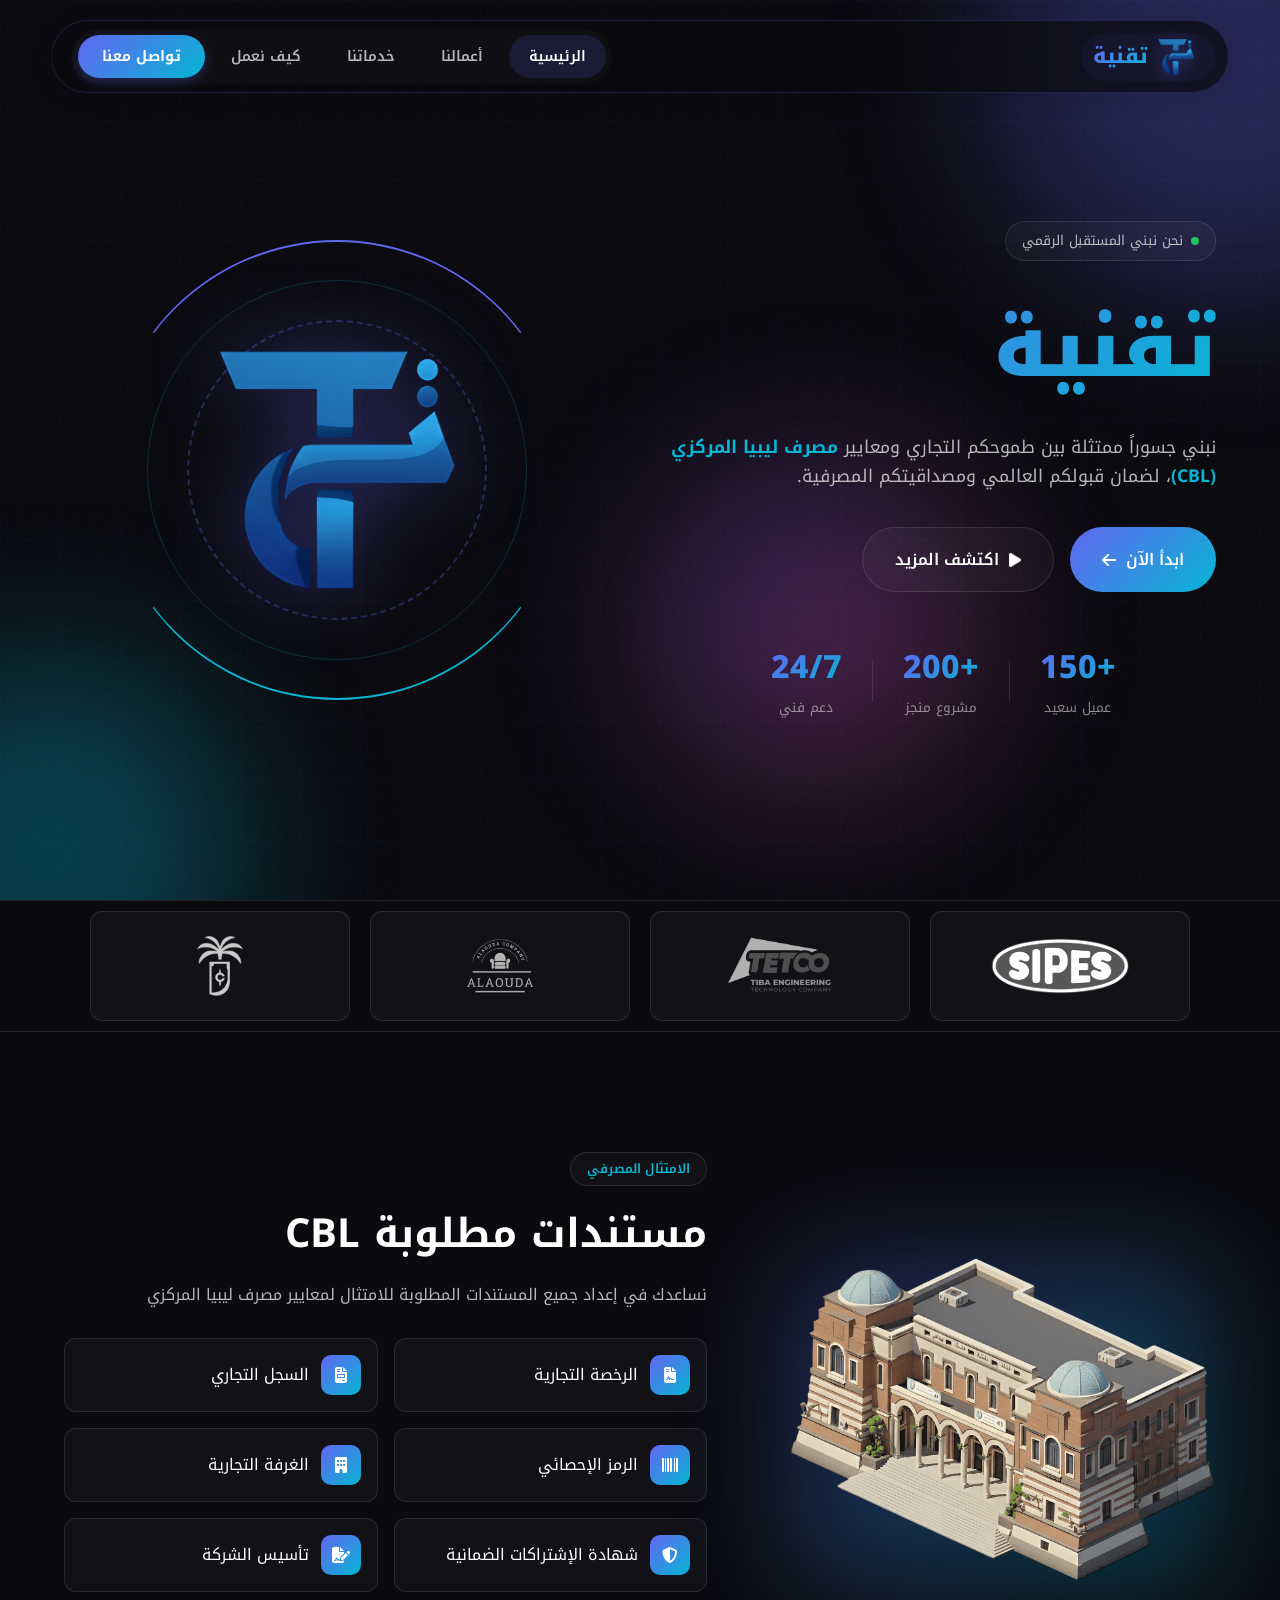
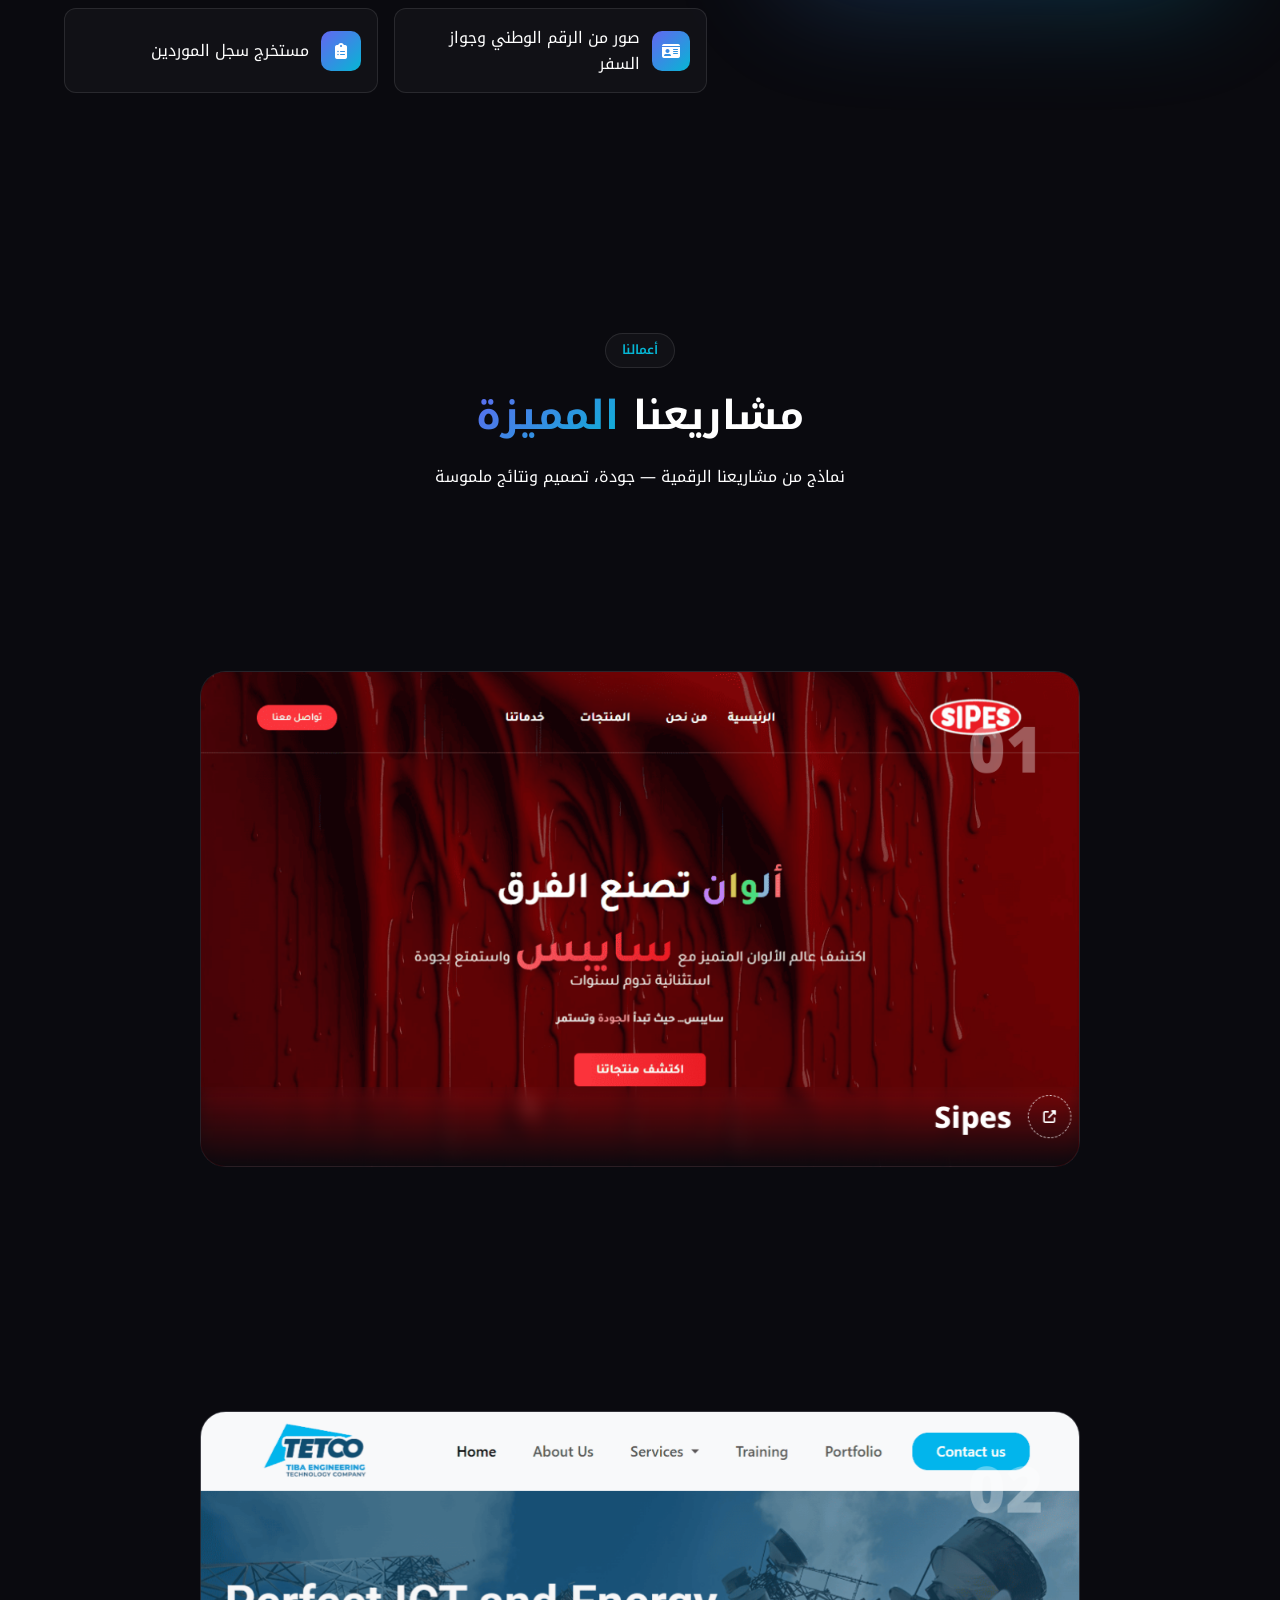
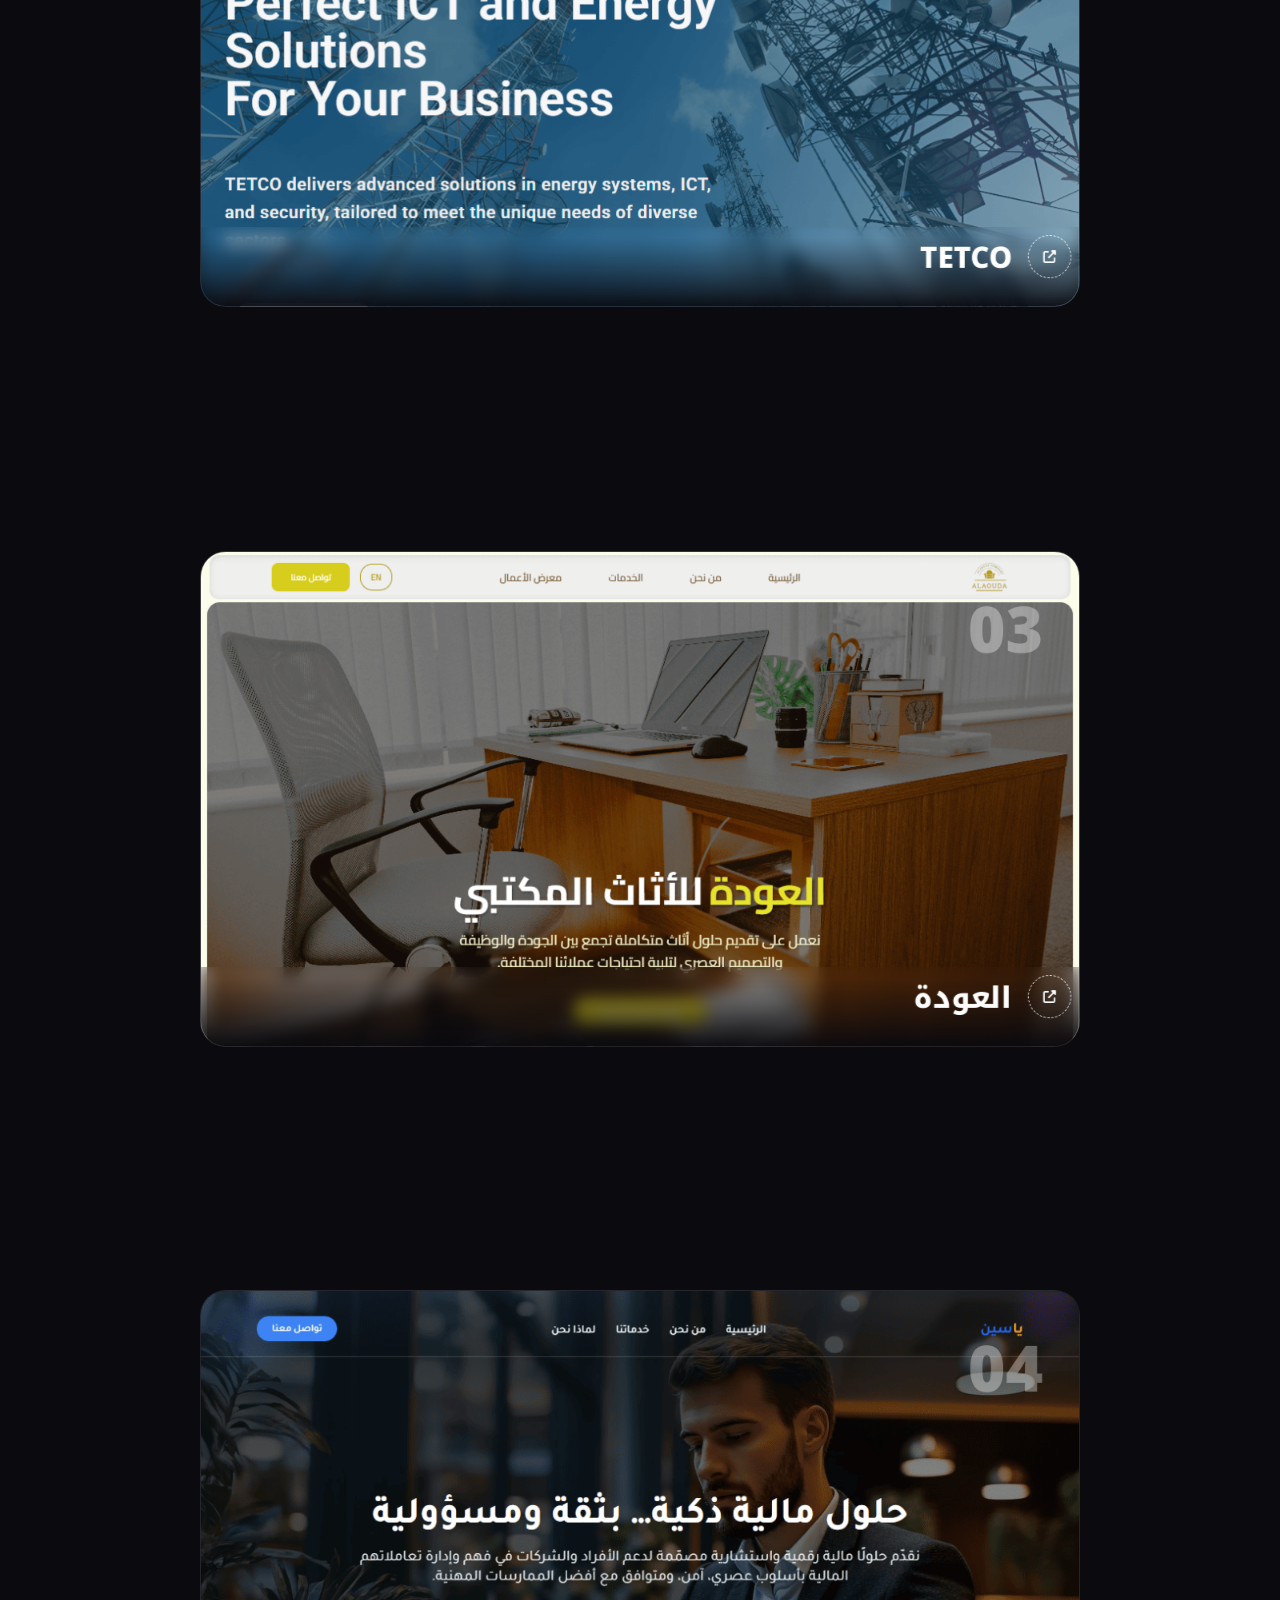
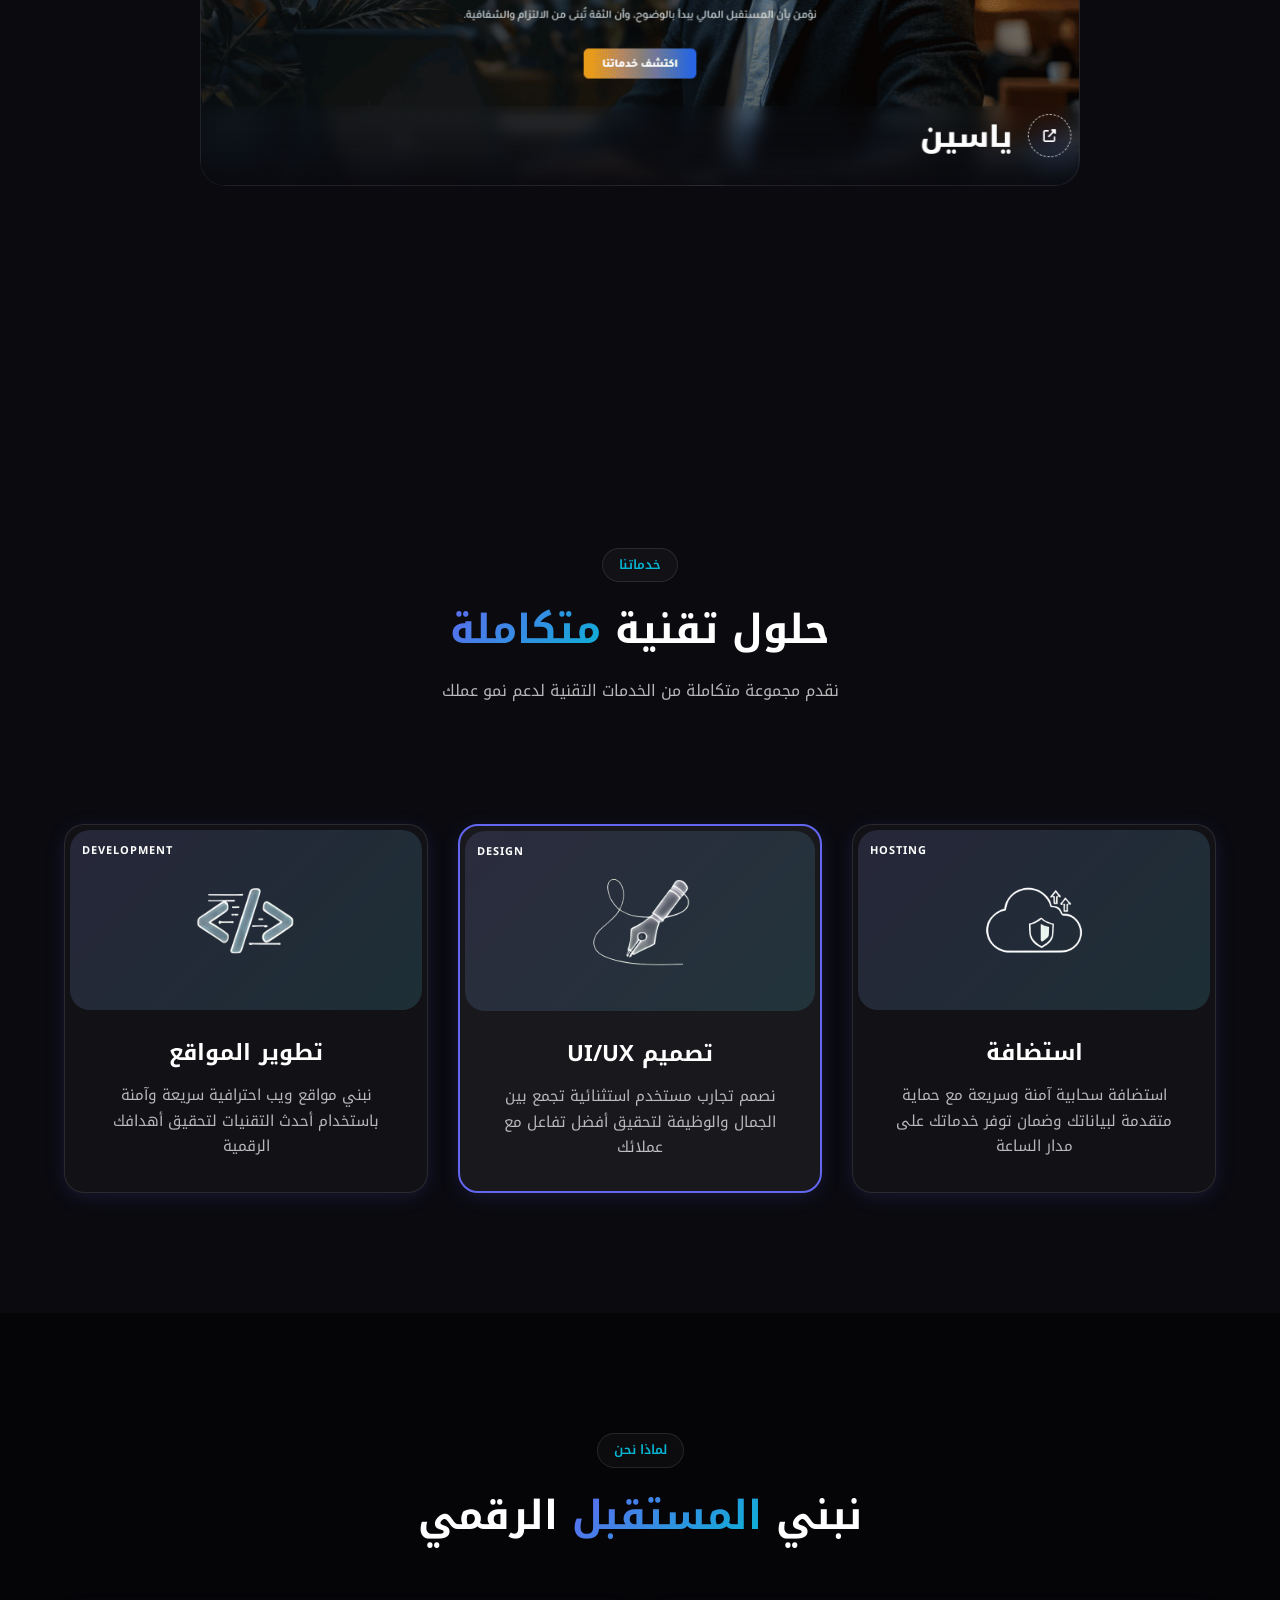
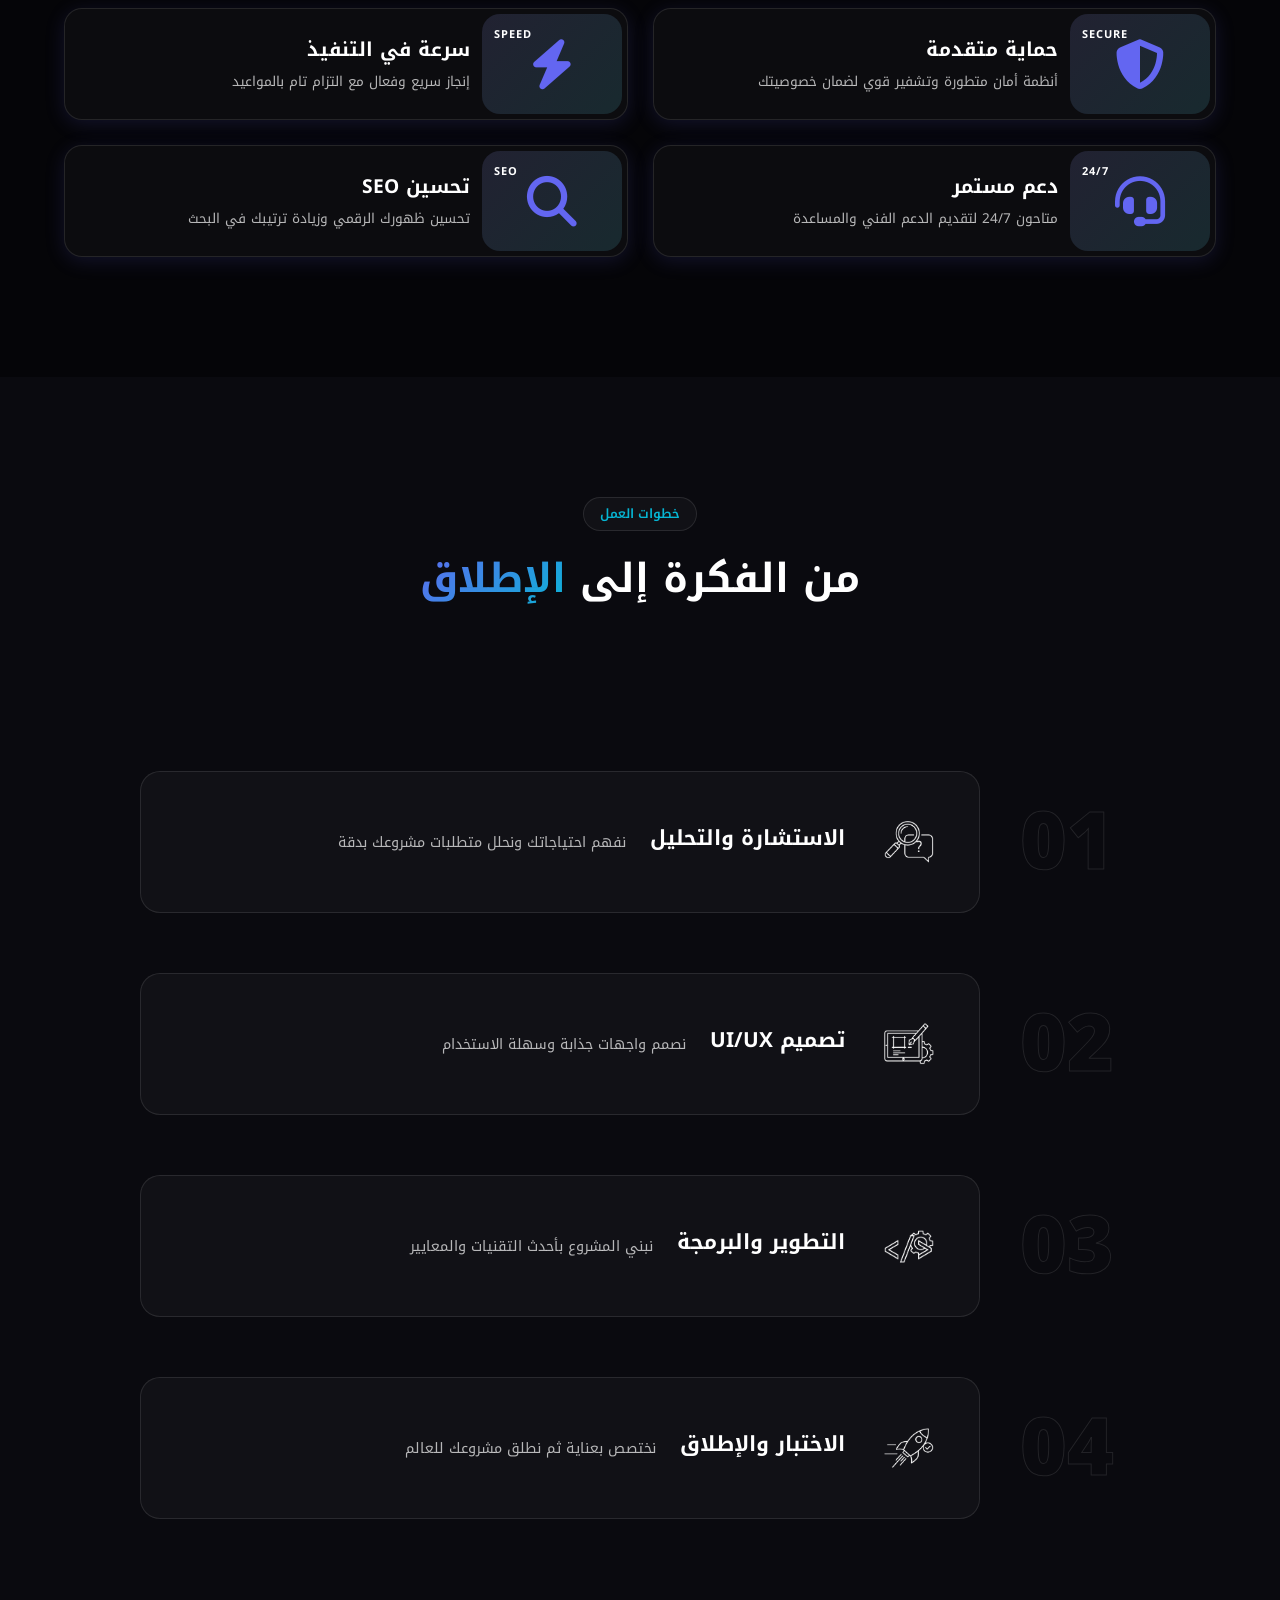
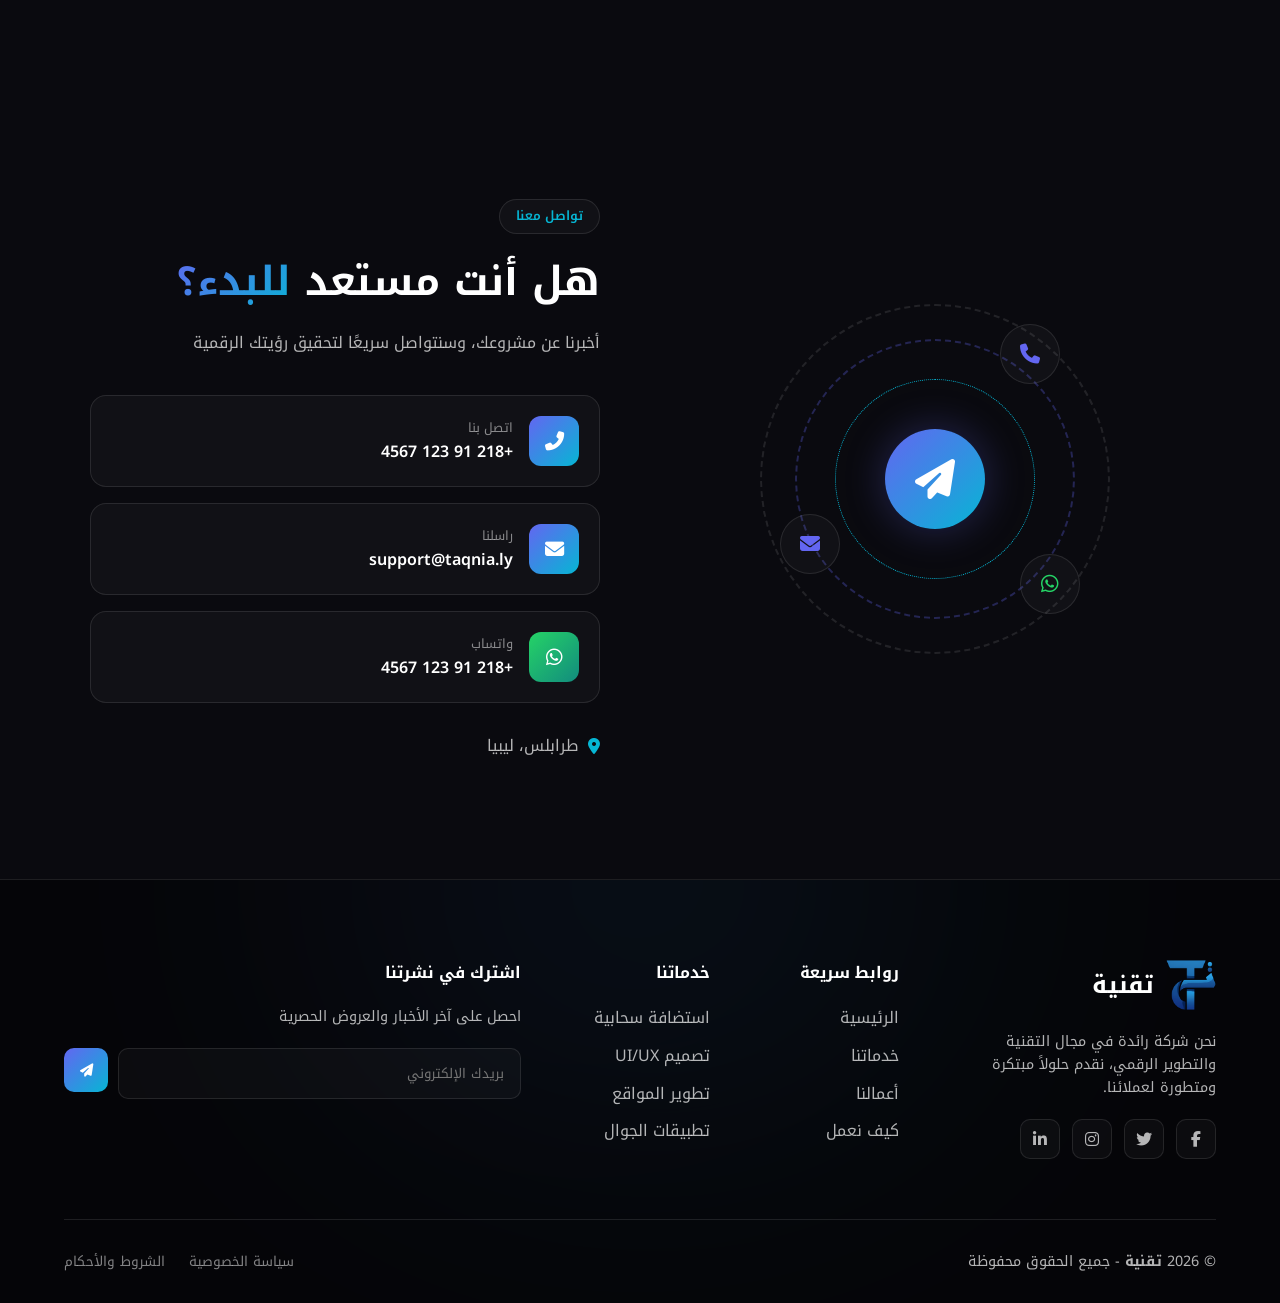
<file: 1/index.html>
<!DOCTYPE html>
<html lang="ar" dir="rtl">

<head>
    <meta charset="UTF-8">
    <meta name="viewport" content="width=device-width, initial-scale=1.0, maximum-scale=1.0, user-scalable=no">
    <title>تقنية - حلول تقنية متكاملة</title>
    <link rel="preconnect" href="https://fonts.googleapis.com">
    <link rel="preconnect" href="https://fonts.gstatic.com" crossorigin>
    <link href="https://fonts.googleapis.com/css2?family=Noto+Kufi+Arabic:wght@400;500;600;700;800;900&display=swap"
        rel="stylesheet">
    <link rel="stylesheet" href="https://cdnjs.cloudflare.com/ajax/libs/font-awesome/6.4.0/css/all.min.css">
    <link rel="stylesheet" href="style.css">
    <link rel="stylesheet" href="css/landing.css">
    <link rel="stylesheet" href="css/partners.css">
    <link rel="stylesheet" href="css/portfolio.css">
</head>

<body>
    <!-- Animated Background -->
    <div class="ambient-bg">
        <div class="gradient-orb orb-1"></div>
        <div class="gradient-orb orb-2"></div>
        <div class="gradient-orb orb-3"></div>
        <div class="noise-overlay"></div>
    </div>

    <header id="header">
        <div class="header-container">
            <a href="#" class="header-logo">
                <div class="logo-glow"></div>
                <img src="images/LOGO.png" alt="لوغو تقنية">
                <span class="header-brand-name">تقنية</span>
            </a>

            <nav id="nav">
                <a href="#" class="active">الرئيسية</a>
                <a href="#portfolio">أعمالنا</a>
                <a href="#services">خدماتنا</a>
                <a href="#how-we-work">كيف نعمل</a>
                <a href="#contact" class="header-cta">تواصل معنا</a>
            </nav>

            <button class="mobile-menu-btn" id="mobileMenuBtn" aria-label="القائمة">
                <span></span>
                <span></span>
                <span></span>
            </button>
        </div>
    </header>

    <div class="mobile-overlay" id="mobileOverlay"></div>

    <section class="landing">
        <div class="bg-grid"></div>
        <div class="landing-content">
            <div class="landing-text">
                <div class="badge">
                    <span class="badge-dot"></span>
                    <span>نحن نبني المستقبل الرقمي</span>
                </div>
                <h1 class="glitch-text" data-text="تقنية">تقنية</h1>
                <p class="subtitle">
                    نبني جسوراً ممتثلة بين طموحكم التجاري ومعايير <strong>مصرف ليبيا المركزي (CBL)</strong>،
                    لضمان قبولكم العالمي ومصداقيتكم المصرفية.
                </p>
                <div class="cta-buttons">
                    <button class="btn-primary">
                        <span>ابدأ الآن</span>
                        <i class="fas fa-arrow-left"></i>
                    </button>
                    <button class="btn-secondary">
                        <i class="fas fa-play"></i>
                        <span>اكتشف المزيد</span>
                    </button>
                </div>
                <div class="stats-row">
                    <div class="stat-item">
                        <span class="stat-number">+150</span>
                        <span class="stat-label">عميل سعيد</span>
                    </div>
                    <div class="stat-divider"></div>
                    <div class="stat-item">
                        <span class="stat-number">+200</span>
                        <span class="stat-label">مشروع منجز</span>
                    </div>
                    <div class="stat-divider"></div>
                    <div class="stat-item">
                        <span class="stat-number">24/7</span>
                        <span class="stat-label">دعم فني</span>
                    </div>
                </div>
            </div>
            <div class="landing-visual">
                <div class="logo-ring ring-1"></div>
                <div class="logo-ring ring-2"></div>
                <div class="logo-ring ring-3"></div>
                <img src="images/LOGO.png" alt="تقنية" class="main-logo">
            </div>
        </div>
    </section>

    <section class="partners-section">
        <div class="partners-container">
            <div class="partners-grid">
                <div class="partner-card">
                    <img src="images/cline/sipes-logo.png" alt="Sipes">
                </div>
                <div class="partner-card">
                    <img src="images/cline/TETCO-ENGLISH-e1732365158152.png" alt="TETCO">
                </div>
                <div class="partner-card">
                    <img src="images/cline/العودة.png" alt="العودة">
                </div>
                <div class="partner-card">
                    <img src="images/cline/النخلة.png" alt="النخلة">
                </div>
            </div>
        </div>
    </section>

    <section class="cbl-section" id="cbl">
        <div class="cbl-container">
            <div class="cbl-image-content">
                <div class="cbl-glow"></div>
                <img src="images/CBL/CBL.png" alt="CBL">
            </div>
            <div class="cbl-text-content">
                <span class="section-badge">الامتثال المصرفي</span>
                <h2 class="cbl-title">مستندات مطلوبة <span class="highlight">CBL</span></h2>
                <p class="cbl-description">
                    نساعدك في إعداد جميع المستندات المطلوبة للامتثال لمعايير مصرف ليبيا المركزي
                </p>
                <ul class="cbl-requirements">
                    <li>
                        <div class="req-icon"><i class="fas fa-file-contract"></i></div>
                        <span>الرخصة التجارية</span>
                    </li>
                    <li>
                        <div class="req-icon"><i class="fas fa-file-invoice"></i></div>
                        <span>السجل التجاري</span>
                    </li>
                    <li>
                        <div class="req-icon"><i class="fas fa-barcode"></i></div>
                        <span>الرمز الإحصائي</span>
                    </li>
                    <li>
                        <div class="req-icon"><i class="fas fa-building"></i></div>
                        <span>الغرفة التجارية</span>
                    </li>
                    <li>
                        <div class="req-icon"><i class="fas fa-shield-alt"></i></div>
                        <span>شهادة الإشتراكات الضمانية</span>
                    </li>
                    <li>
                        <div class="req-icon"><i class="fas fa-file-signature"></i></div>
                        <span>تأسيس الشركة</span>
                    </li>
                    <li>
                        <div class="req-icon"><i class="fas fa-id-card"></i></div>
                        <span>صور من الرقم الوطني وجواز السفر</span>
                    </li>
                    <li>
                        <div class="req-icon"><i class="fas fa-clipboard-list"></i></div>
                        <span>مستخرج سجل الموردين</span>
                    </li>
                </ul>
            </div>
        </div>
    </section>

        <section class="portfolio" id="portfolio">
        <div class="bg-grid"></div>
        <div class="portfolio-container">
            <div class="section-header">
                <span class="section-badge">أعمالنا</span>
                <h2 class="portfolio-title">مشاريعنا <span class="gradient-text">المميزة</span></h2>
                <p class="portfolio-subtitle">نماذج من مشاريعنا الرقمية — جودة، تصميم ونتائج ملموسة</p>
            </div>

            <div class="portfolio-grid">
                <a href="https://sipes.ly/" target="_blank" class="portfolio-item" data-index="1">
                    <div class="portfolio-image">
                        <img src="images/portfolio/sipes-site.png" alt="Sipes">
                        <div class="portfolio-overlay">
                            <i class="fas fa-external-link-alt"></i>
                            <h3>Sipes</h3>
                        </div>
                    </div>
                </a>

                <a href="https://tetco.ly/" target="_blank" class="portfolio-item" data-index="2">
                    <div class="portfolio-image">
                        <img src="images/portfolio/tetco-site.png" alt="TETCO">
                        <div class="portfolio-overlay">
                            <i class="fas fa-external-link-alt"></i>
                            <h3>TETCO</h3>
                        </div>
                    </div>
                </a>

                <a href="https://ofifice-alalem.github.io/alaouda-deploy/" target="_blank" class="portfolio-item"
                    data-index="3">
                    <div class="portfolio-image">
                        <img src="images/portfolio/alaouda-site.png" alt="العودة">
                        <div class="portfolio-overlay">
                            <i class="fas fa-external-link-alt"></i>
                            <h3>العودة</h3>
                        </div>
                    </div>
                </a>

                <a href="https://ofifice-alalem.github.io/Yaseen-v2/" target="_blank" class="portfolio-item"
                    data-index="4">
                    <div class="portfolio-image">
                        <img src="images/portfolio/Yaseen-site.png" alt="ياسين">
                        <div class="portfolio-overlay">
                            <i class="fas fa-external-link-alt"></i>
                            <h3>ياسين</h3>
                        </div>
                    </div>
                </a>
            </div>
        </div>
    </section>

    <section class="services" id="services">
        <div class="services-bg"></div>
        <div class="services-container">
            <div class="section-header">
                <span class="section-badge">خدماتنا</span>
                <h2 class="services-title">حلول تقنية <span class="gradient-text">متكاملة</span></h2>
                <p class="services-subtitle">نقدم مجموعة متكاملة من الخدمات التقنية لدعم نمو عملك</p>
            </div>

            <div class="services-grid">
                <div class="service-card">
                    <div class="top-section">
                        <div class="service-logo">HOSTING</div>
                        <img src="images/الخدمات/ايكون استضافة.png" alt="استضافة">
                    </div>
                    <div class="bottom-section">
                        <h3 class="service-title">استضافة</h3>
                        <p class="service-desc">استضافة سحابية آمنة وسريعة مع حماية متقدمة لبياناتك وضمان توفر خدماتك
                            على مدار الساعة</p>
                    </div>
                </div>

                <div class="service-card featured">
                    <div class="top-section">
                        <div class="service-logo">DESIGN</div>
                        <img src="images/الخدمات/ايكون تصميم UI UX.png" alt="تصميم UI/UX">
                    </div>
                    <div class="bottom-section">
                        <h3 class="service-title">تصميم UI/UX</h3>
                        <p class="service-desc">نصمم تجارب مستخدم استثنائية تجمع بين الجمال والوظيفة لتحقيق أفضل تفاعل
                            مع عملائك</p>
                    </div>
                </div>

                <div class="service-card">
                    <div class="top-section">
                        <div class="service-logo">DEVELOPMENT</div>
                        <img src="images/الخدمات/ايكون تطوير مواقع.png" alt="تطوير المواقع">
                    </div>
                    <div class="bottom-section">
                        <h3 class="service-title">تطوير المواقع</h3>
                        <p class="service-desc">نبني مواقع ويب احترافية سريعة وآمنة باستخدام أحدث التقنيات لتحقيق أهدافك
                            الرقمية</p>
                    </div>
                </div>
            </div>
        </div>
    </section>

    <section class="why-us">
        <div class="why-us-container">
            <div class="why-us-header">
                <span class="section-badge">لماذا نحن</span>
                <h2 class="why-us-title">نبني <span class="gradient-text">المستقبل</span> الرقمي</h2>
            </div>

            <div class="why-us-grid">
                <div class="why-card">
                    <div class="why-us-top-section">
                        <div class="why-us-logo">SECURE</div>
                        <i class="fas fa-shield-alt"></i>
                    </div>
                    <div class="why-us-bottom-section">
                        <h3 class="why-us-title-text">حماية متقدمة</h3>
                        <p class="why-us-sub-title">أنظمة أمان متطورة وتشفير قوي لضمان خصوصيتك</p>
                    </div>
                </div>

                <div class="why-card">
                    <div class="why-us-top-section">
                        <div class="why-us-logo">SPEED</div>
                        <i class="fas fa-bolt"></i>
                    </div>
                    <div class="why-us-bottom-section">
                        <h3 class="why-us-title-text">سرعة في التنفيذ</h3>
                        <p class="why-us-sub-title">إنجاز سريع وفعال مع التزام تام بالمواعيد</p>
                    </div>
                </div>

                <div class="why-card">
                    <div class="why-us-top-section">
                        <div class="why-us-logo">24/7</div>
                        <i class="fas fa-headset"></i>
                    </div>
                    <div class="why-us-bottom-section">
                        <h3 class="why-us-title-text">دعم مستمر</h3>
                        <p class="why-us-sub-title">متاحون 24/7 لتقديم الدعم الفني والمساعدة</p>
                    </div>
                </div>

                <div class="why-card">
                    <div class="why-us-top-section">
                        <div class="why-us-logo">SEO</div>
                        <i class="fas fa-search"></i>
                    </div>
                    <div class="why-us-bottom-section">
                        <h3 class="why-us-title-text">تحسين SEO</h3>
                        <p class="why-us-sub-title">تحسين ظهورك الرقمي وزيادة ترتيبك في البحث</p>
                    </div>
                </div>
            </div>
        </div>
    </section>

    <section class="how-we-work" id="how-we-work">
        <div class="how-bg"></div>
        <div class="how-container">
            <div class="section-header">
                <span class="section-badge">خطوات العمل</span>
                <h2 class="how-title">من الفكرة إلى <span class="gradient-text">الإطلاق</span></h2>
            </div>

            <div class="steps-timeline">

                <div class="step-item">
                    <div class="step-number">01</div>
                    <div class="step-content">
                        <div class="step-icon">
                            <img src="images/HowWeWork/Consultation & Analysis.png" alt="استشارة">
                        </div>
                        <h3>الاستشارة والتحليل</h3>
                        <p>نفهم احتياجاتك ونحلل متطلبات مشروعك بدقة</p>
                    </div>
                </div>

                <div class="step-item">
                    <div class="step-number">02</div>
                    <div class="step-content">
                        <div class="step-icon">
                            <img src="images/HowWeWork/Planning & UIUX Design.png" alt="تصميم">
                        </div>
                        <h3>تصميم UI/UX</h3>
                        <p>نصمم واجهات جذابة وسهلة الاستخدام</p>
                    </div>
                </div>

                <div class="step-item">
                    <div class="step-number">03</div>
                    <div class="step-content">
                        <div class="step-icon">
                            <img src="images/HowWeWork/Development & Coding.png" alt="تطوير">
                        </div>
                        <h3>التطوير والبرمجة</h3>
                        <p>نبني المشروع بأحدث التقنيات والمعايير</p>
                    </div>
                </div>

                <div class="step-item">
                    <div class="step-number">04</div>
                    <div class="step-content">
                        <div class="step-icon">
                            <img src="images/HowWeWork/Testing & Launch.png" alt="إطلاق">
                        </div>
                        <h3>الاختبار والإطلاق</h3>
                        <p>نختصص بعناية ثم نطلق مشروعك للعالم</p>
                    </div>
                </div>
            </div>
        </div>
    </section>



    <section class="contact" id="contact">
        <div class="contact-container">
            <div class="contact-visual">
                <div class="contact-illustration">
                    <div class="orbit orbit-1"></div>
                    <div class="orbit orbit-2"></div>
                    <div class="orbit orbit-3"></div>
                    <div class="contact-icon-main">
                        <i class="fas fa-paper-plane"></i>
                    </div>
                    <div class="floating-icon icon-1"><i class="fas fa-phone"></i></div>
                    <div class="floating-icon icon-2"><i class="fas fa-envelope"></i></div>
                    <div class="floating-icon icon-3"><i class="fab fa-whatsapp"></i></div>
                </div>
            </div>
            <div class="contact-content">
                <span class="section-badge">تواصل معنا</span>
                <h2 class="contact-title">هل أنت مستعد <span class="gradient-text">للبدء؟</span></h2>
                <p class="contact-desc">أخبرنا عن مشروعك، وسنتواصل سريعًا لتحقيق رؤيتك الرقمية</p>

                <div class="contact-methods">
                    <a href="tel:+218911234567" class="contact-method">
                        <div class="method-icon">
                            <i class="fas fa-phone-alt"></i>
                        </div>
                        <div class="method-info">
                            <span class="method-label">اتصل بنا</span>
                            <span class="method-value">+218 91 123 4567</span>
                        </div>
                    </a>

                    <a href="mailto:support@taqnia.ly" class="contact-method">
                        <div class="method-icon">
                            <i class="fas fa-envelope"></i>
                        </div>
                        <div class="method-info">
                            <span class="method-label">راسلنا</span>
                            <span class="method-value">support@taqnia.ly</span>
                        </div>
                    </a>

                    <a href="https://wa.me/218911234567" target="_blank" class="contact-method">
                        <div class="method-icon whatsapp">
                            <i class="fab fa-whatsapp"></i>
                        </div>
                        <div class="method-info">
                            <span class="method-label">واتساب</span>
                            <span class="method-value">+218 91 123 4567</span>
                        </div>
                    </a>
                </div>

                <div class="contact-location">
                    <i class="fas fa-map-marker-alt"></i>
                    <span>طرابلس، ليبيا</span>
                </div>
            </div>
        </div>
    </section>

    <footer class="footer">
        <div class="footer-bg">
            <div class="footer-glow"></div>
        </div>
        <div class="footer-container">
            <div class="footer-top">
                <div class="footer-brand">
                    <div class="footer-logo">
                        <img src="images/LOGO.png" alt="تقنية">
                        <span>تقنية</span>
                    </div>
                    <p>نحن شركة رائدة في مجال التقنية والتطوير الرقمي، نقدم حلولاً مبتكرة ومتطورة لعملائنا.</p>
                    <div class="footer-social">
                        <a href="#"><i class="fab fa-facebook-f"></i></a>
                        <a href="#"><i class="fab fa-twitter"></i></a>
                        <a href="#"><i class="fab fa-instagram"></i></a>
                        <a href="#"><i class="fab fa-linkedin-in"></i></a>
                    </div>
                </div>

                <div class="footer-links">
                    <h4>روابط سريعة</h4>
                    <ul>
                        <li><a href="#">الرئيسية</a></li>
                        <li><a href="#services">خدماتنا</a></li>
                        <li><a href="#portfolio">أعمالنا</a></li>
                        <li><a href="#how-we-work">كيف نعمل</a></li>
                    </ul>
                </div>

                <div class="footer-links">
                    <h4>خدماتنا</h4>
                    <ul>
                        <li><a href="#">استضافة سحابية</a></li>
                        <li><a href="#">تصميم UI/UX</a></li>
                        <li><a href="#">تطوير المواقع</a></li>
                        <li><a href="#">تطبيقات الجوال</a></li>
                    </ul>
                </div>

                <div class="footer-newsletter">
                    <h4>اشترك في نشرتنا</h4>
                    <p>احصل على آخر الأخبار والعروض الحصرية</p>
                    <form class="newsletter-form">
                        <input type="email" placeholder="بريدك الإلكتروني" required>
                        <button type="submit"><i class="fas fa-paper-plane"></i></button>
                    </form>
                </div>
            </div>

            <div class="footer-bottom">
                <p>© 2026 <strong>تقنية</strong> - جميع الحقوق محفوظة</p>
                <div class="footer-legal">
                    <a href="#">سياسة الخصوصية</a>
                    <a href="#">الشروط والأحكام</a>
                </div>
            </div>
        </div>
    </footer>

    <script>
        // Mobile Menu Toggle
        const mobileMenuBtn = document.getElementById('mobileMenuBtn');
        const nav = document.getElementById('nav');
        const mobileOverlay = document.getElementById('mobileOverlay');

        mobileMenuBtn.addEventListener('click', () => {
            mobileMenuBtn.classList.toggle('active');
            nav.classList.toggle('active');
            mobileOverlay.classList.toggle('active');
            document.body.classList.toggle('menu-open');
        });

        mobileOverlay.addEventListener('click', () => {
            mobileMenuBtn.classList.remove('active');
            nav.classList.remove('active');
            mobileOverlay.classList.remove('active');
            document.body.classList.remove('menu-open');
        });

        // Header scroll effect
        const header = document.getElementById('header');
        window.addEventListener('scroll', () => {
            if (window.scrollY > 50) {
                header.classList.add('scrolled');
            } else {
                header.classList.remove('scrolled');
            }
        });

        // Smooth scroll for anchor links
        document.querySelectorAll('a[href^="#"]').forEach(anchor => {
            anchor.addEventListener('click', function (e) {
                e.preventDefault();
                const target = document.querySelector(this.getAttribute('href'));
                if (target) {
                    target.scrollIntoView({
                        behavior: 'smooth',
                        block: 'start'
                    });
                    // Close mobile menu if open
                    mobileMenuBtn.classList.remove('active');
                    nav.classList.remove('active');
                    mobileOverlay.classList.remove('active');
                    document.body.classList.remove('menu-open');
                }
            });
        });

        // Intersection Observer for animations
        const observerOptions = {
            threshold: 0.1,
            rootMargin: '0px 0px -50px 0px'
        };

        const observer = new IntersectionObserver((entries) => {
            entries.forEach(entry => {
                if (entry.isIntersecting) {
                    entry.target.classList.add('animate-in');
                }
            });
        }, observerOptions);

        document.querySelectorAll('.service-card, .why-card, .step-item, .portfolio-item').forEach(el => {
            observer.observe(el);
        });
    </script>
</body>

</html>
</file>
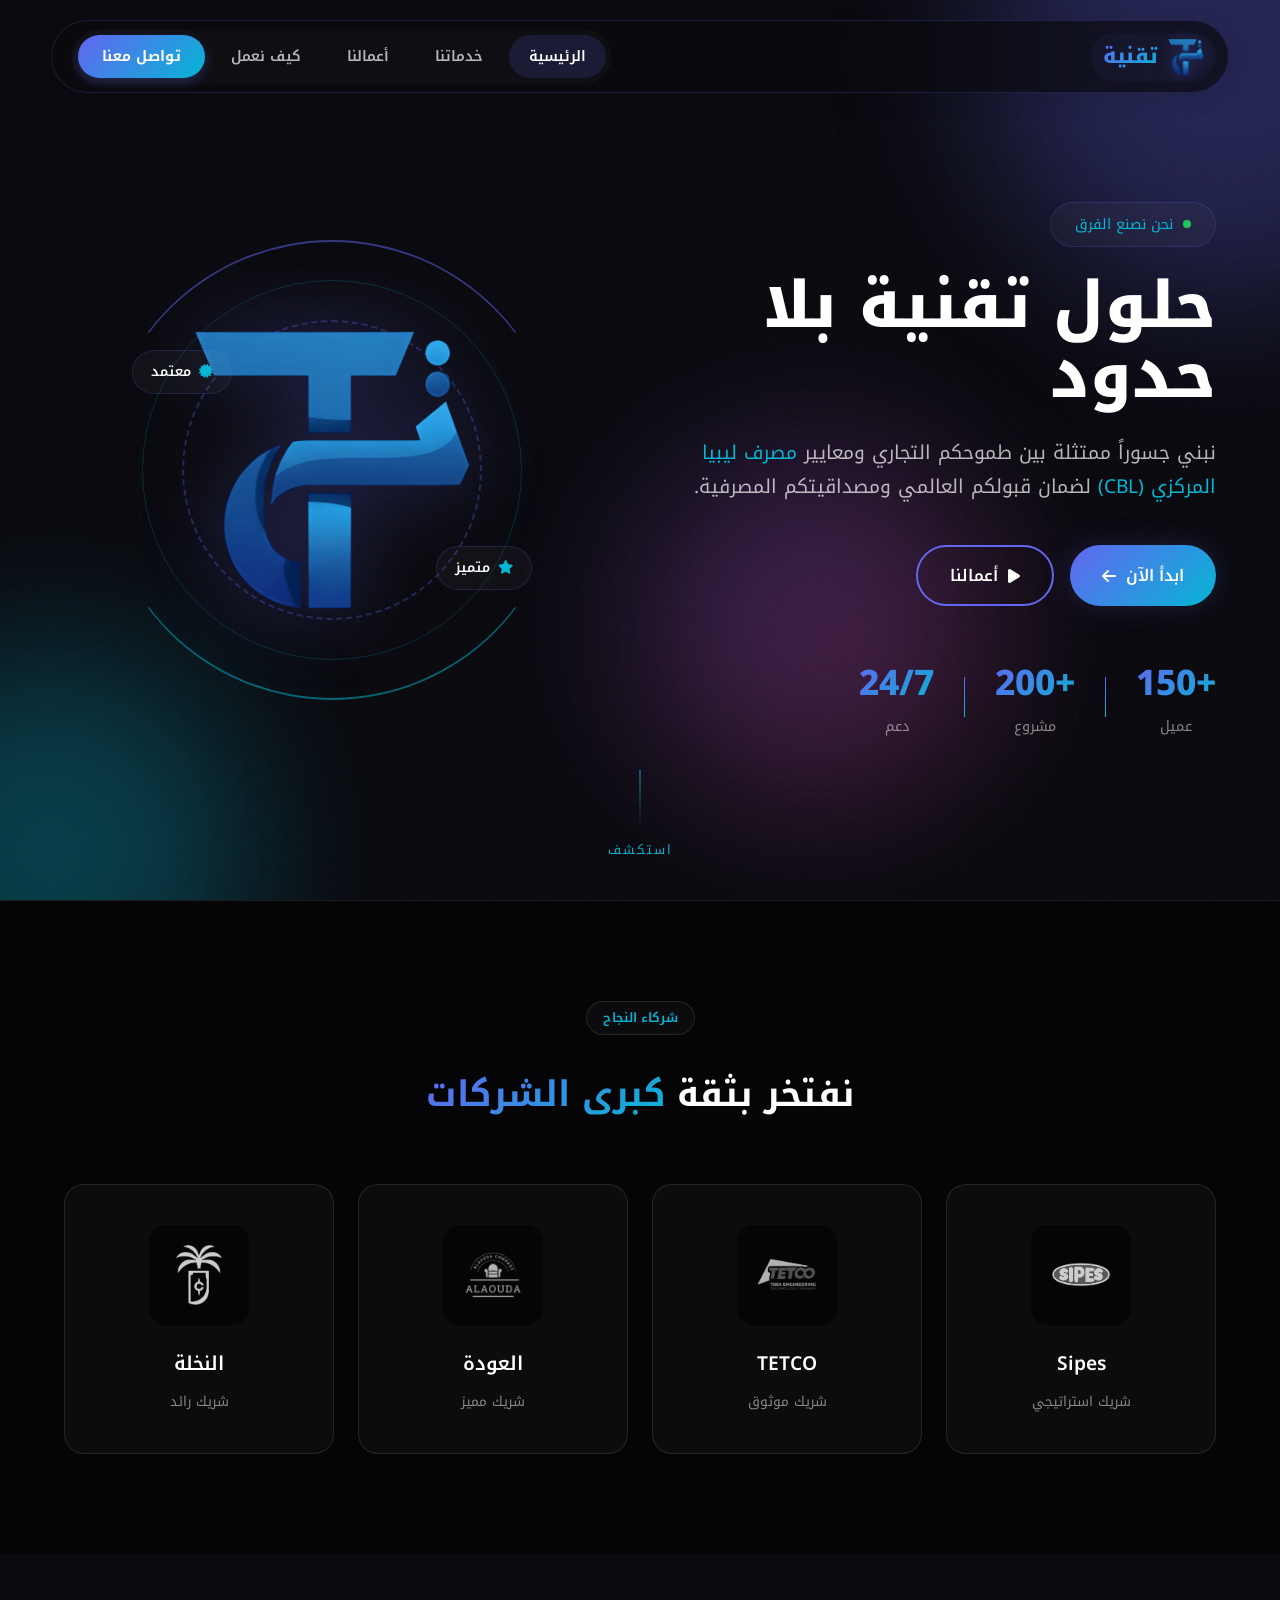
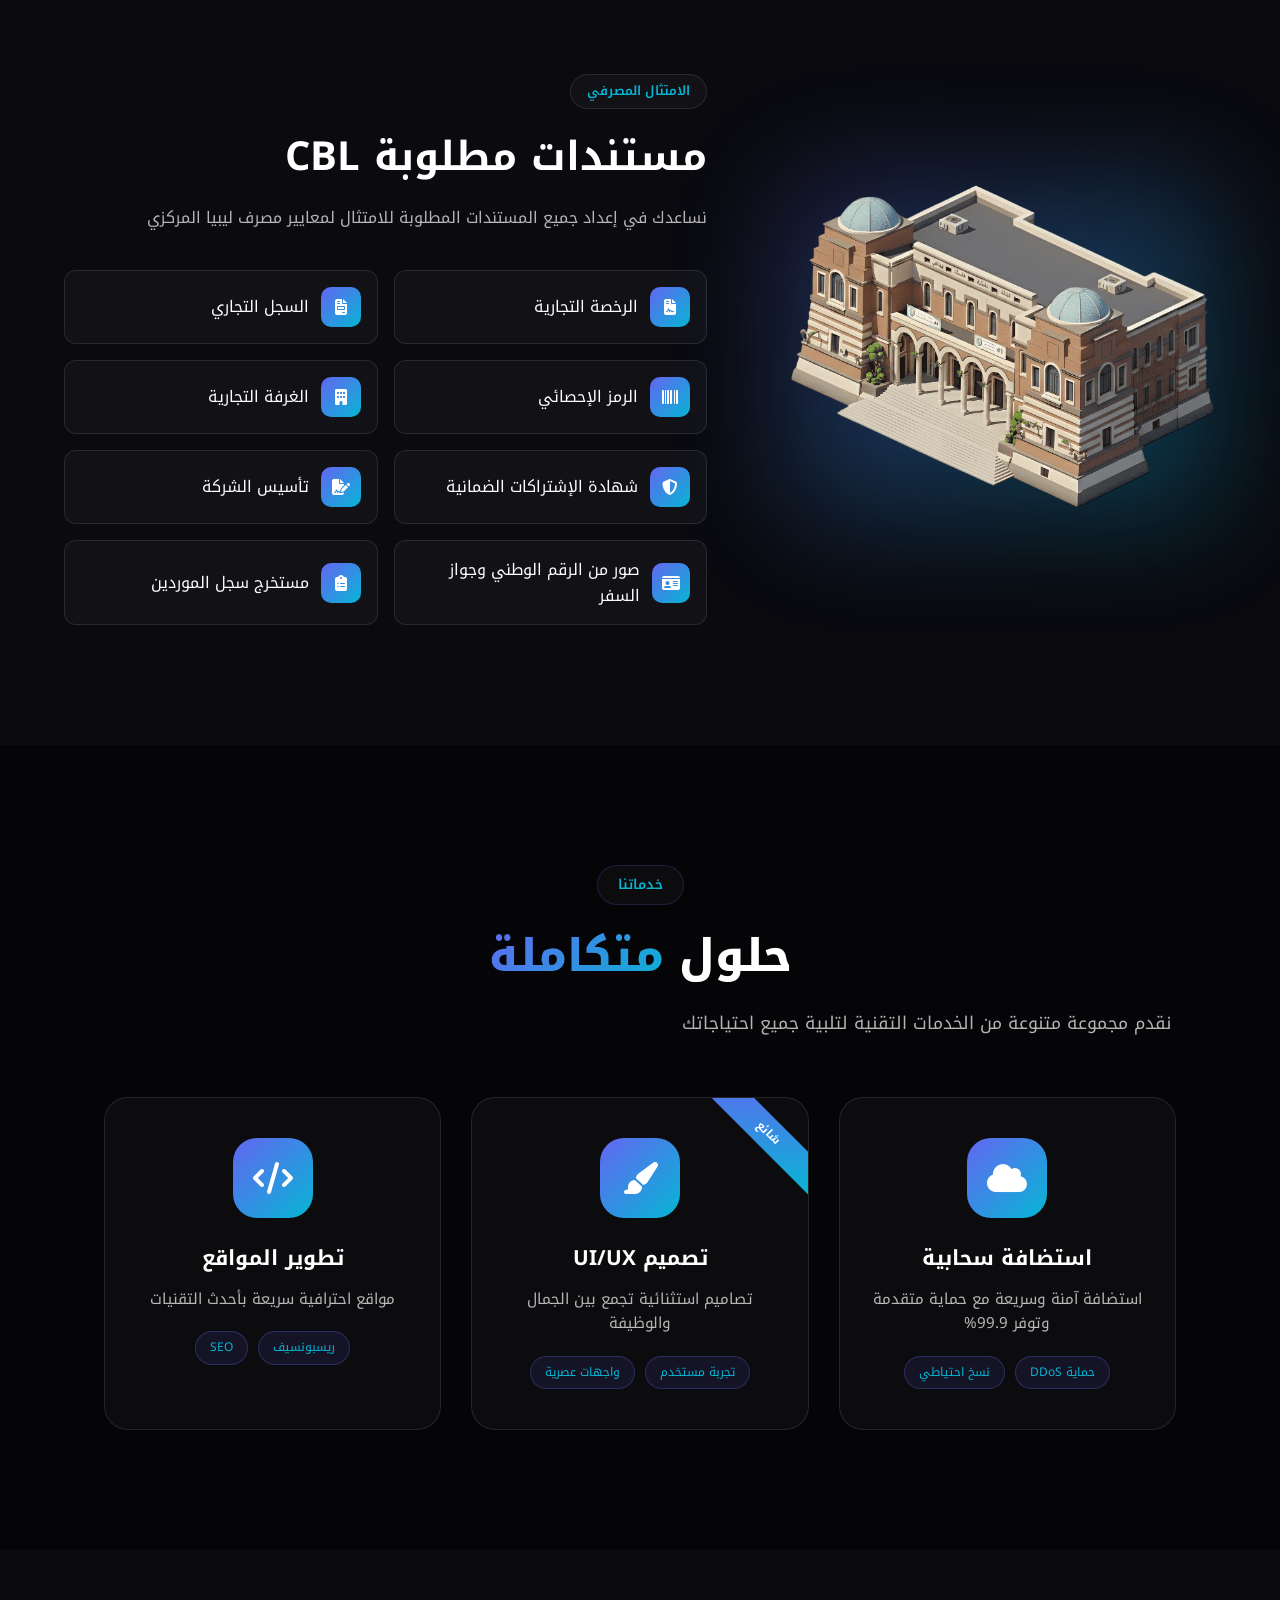
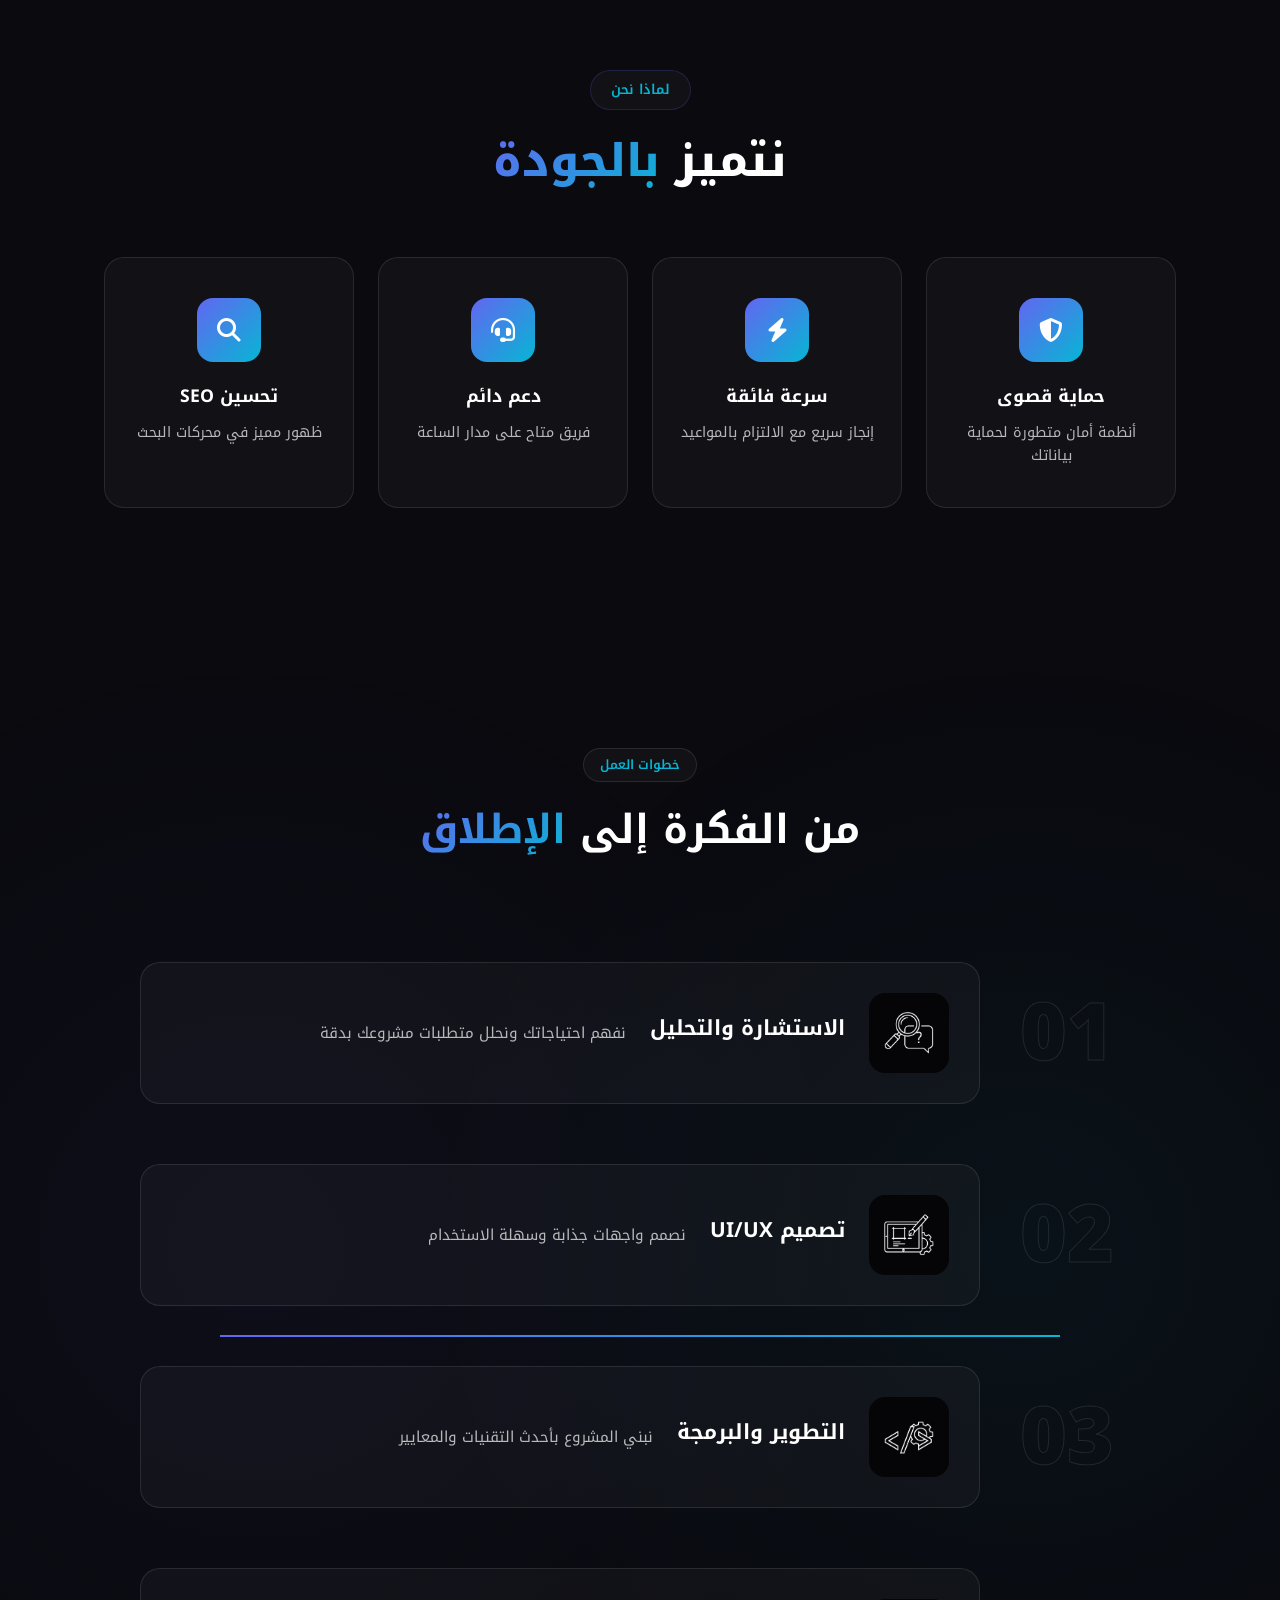
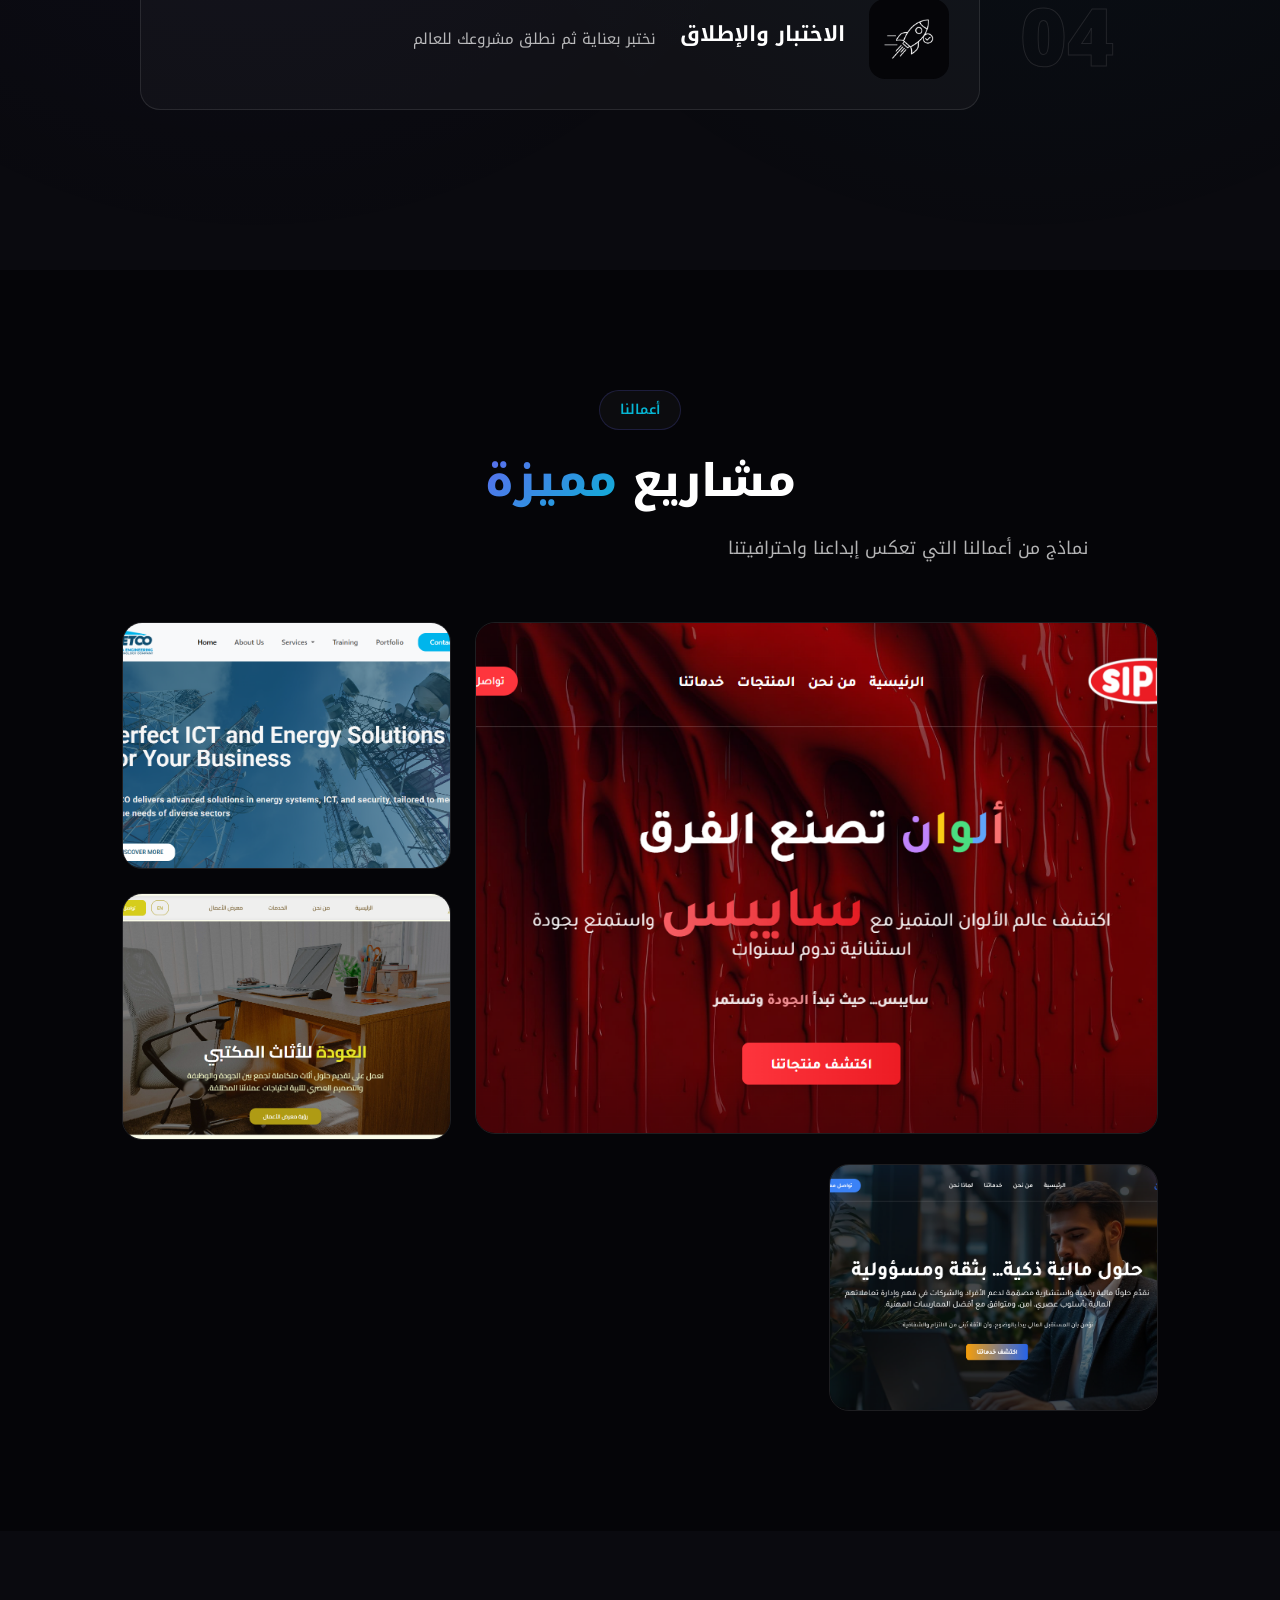
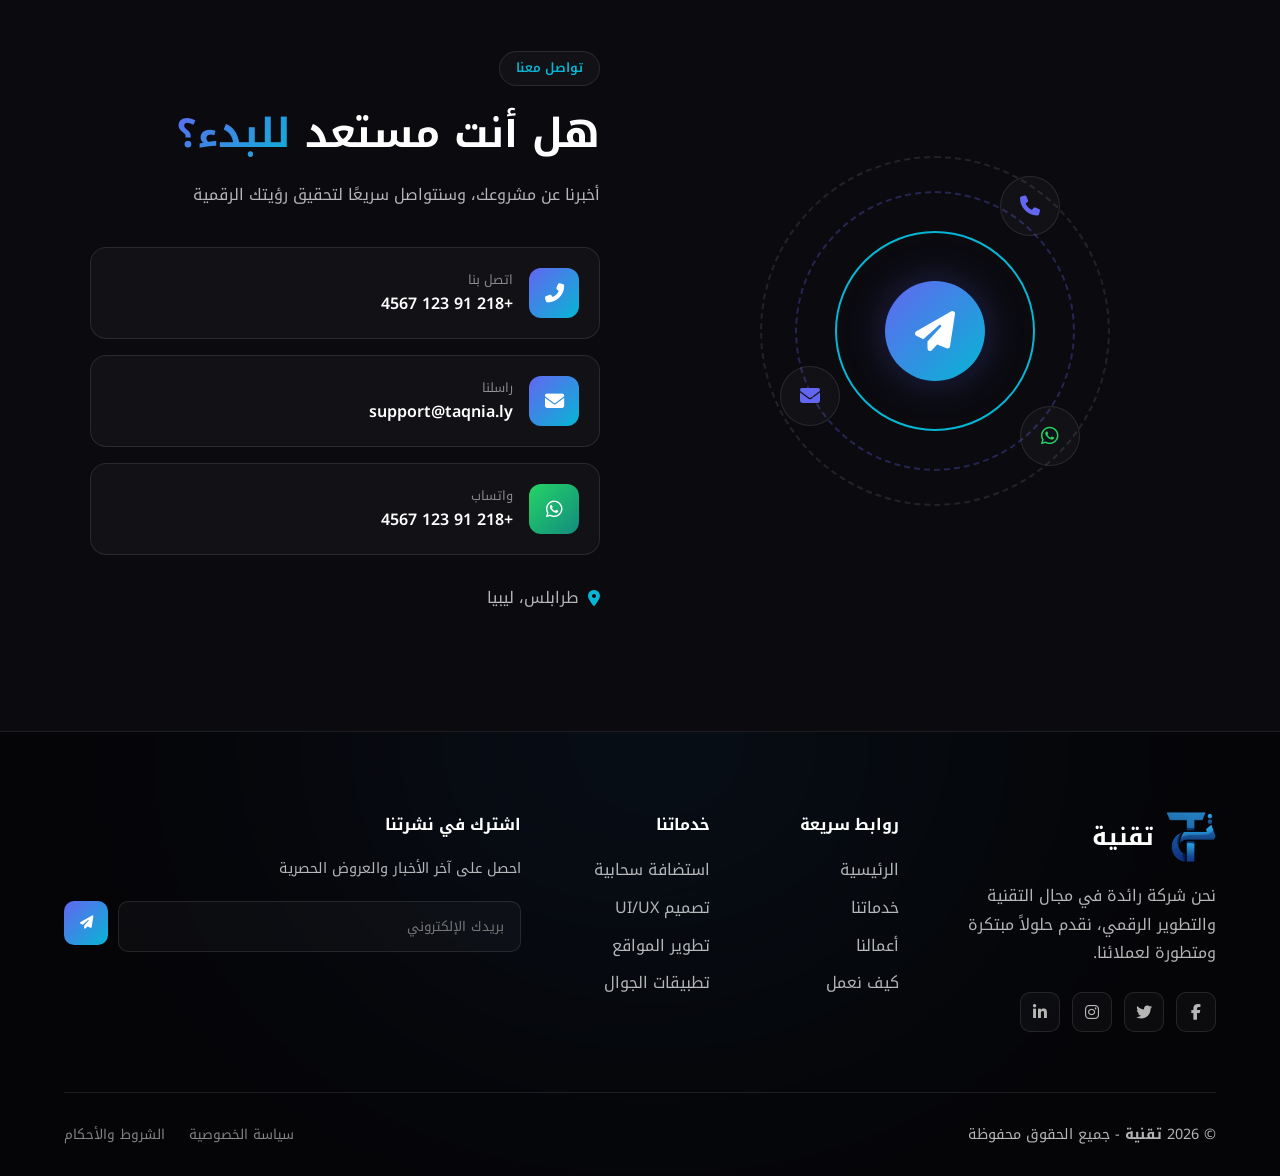
<file: 4/index.html>
<!DOCTYPE html>
<html lang="ar" dir="rtl">

<head>
    <meta charset="UTF-8">
    <meta name="viewport" content="width=device-width, initial-scale=1.0">
    <title>تقنية - حلول تقنية متكاملة</title>
    <link rel="preconnect" href="https://fonts.googleapis.com">
    <link rel="preconnect" href="https://fonts.gstatic.com" crossorigin>
    <link href="https://fonts.googleapis.com/css2?family=Noto+Kufi+Arabic:wght@400;500;600;700;800;900&display=swap" rel="stylesheet">
    <link rel="stylesheet" href="https://cdnjs.cloudflare.com/ajax/libs/font-awesome/6.4.0/css/all.min.css">
    <link rel="stylesheet" href="style.css">
</head>

<body>
    <!-- Animated Background -->
    <div class="ambient-bg">
        <div class="gradient-orb orb-1"></div>
        <div class="gradient-orb orb-2"></div>
        <div class="gradient-orb orb-3"></div>
        <div class="noise-overlay"></div>
    </div>

    <!-- Header من التصميم 1 -->
    <header id="header">
        <div class="header-container">
            <a href="#" class="header-logo">
                <img src="images/LOGO.png" alt="لوغو تقنية">
                <span class="header-brand-name">تقنية</span>
            </a>

            <nav id="nav">
                <a href="#" class="active">الرئيسية</a>
                <a href="#services">خدماتنا</a>
                <a href="#portfolio">أعمالنا</a>
                <a href="#how-we-work">كيف نعمل</a>
                <a href="#contact" class="header-cta">تواصل معنا</a>
            </nav>

            <button class="mobile-menu-btn" id="mobileMenuBtn" aria-label="القائمة">
                <span></span>
                <span></span>
                <span></span>
            </button>
        </div>
    </header>

    <div class="mobile-overlay" id="mobileOverlay"></div>

    <!-- Hero من التصميم 3 -->
    <header class="hero">
        <div class="hero-container">
            <div class="hero-text">
                <div class="tag">
                    <span class="tag-dot"></span>
                    نحن نصنع الفرق
                </div>
                <h1 class="headline">
                    حلول تقنية
                    <span class="highlight">بلا حدود</span>
                </h1>
                <p class="subheadline">
                    نبني جسوراً ممتثلة بين طموحكم التجاري ومعايير
                    <span class="accent-text">مصرف ليبيا المركزي (CBL)</span>
                    لضمان قبولكم العالمي ومصداقيتكم المصرفية.
                </p>
                <div class="hero-buttons">
                    <a href="#contact" class="btn btn-main">
                        ابدأ الآن
                        <i class="fas fa-arrow-left"></i>
                    </a>
                    <a href="#portfolio" class="btn btn-ghost">
                        <i class="fas fa-play"></i>
                        أعمالنا
                    </a>
                </div>
                <div class="metrics">
                    <div class="metric">
                        <span class="metric-num">+150</span>
                        <span class="metric-label">عميل</span>
                    </div>
                    <div class="metric-line"></div>
                    <div class="metric">
                        <span class="metric-num">+200</span>
                        <span class="metric-label">مشروع</span>
                    </div>
                    <div class="metric-line"></div>
                    <div class="metric">
                        <span class="metric-num">24/7</span>
                        <span class="metric-label">دعم</span>
                    </div>
                </div>
            </div>

            <div class="hero-media">
                <div class="media-frame">
                    <div class="frame-ring ring-1"></div>
                    <div class="frame-ring ring-2"></div>
                    <div class="frame-ring ring-3"></div>
                    <img src="images/LOGO.png" alt="تقنية" class="main-visual">
                    <div class="orbit-badge badge-1">
                        <i class="fas fa-certificate"></i>
                        <span>معتمد</span>
                    </div>
                    <div class="orbit-badge badge-2">
                        <i class="fas fa-star"></i>
                        <span>متميز</span>
                    </div>
                </div>
            </div>
        </div>

        <div class="scroll-hint">
            <div class="hint-line"></div>
            <span>استكشف</span>
        </div>
    </header>

    <!-- Partners -->
    <section class="partners-section">
        <div class="partners-container">
            <div class="partners-header">
                <span class="section-badge">شركاء النجاح</span>
                <h2 class="partners-title">نفتخر بثقة <span class="gradient-text">كبرى الشركات</span></h2>
            </div>
            <div class="partners-grid">
                <div class="partner-card">
                    <div class="partner-logo">
                        <img src="images/cline/sipes-logo.png" alt="Sipes">
                    </div>
                    <div class="partner-info">
                        <h4>Sipes</h4>
                        <span>شريك استراتيجي</span>
                    </div>
                </div>
                <div class="partner-card">
                    <div class="partner-logo">
                        <img src="images/cline/TETCO-ENGLISH-e1732365158152.png" alt="TETCO">
                    </div>
                    <div class="partner-info">
                        <h4>TETCO</h4>
                        <span>شريك موثوق</span>
                    </div>
                </div>
                <div class="partner-card">
                    <div class="partner-logo">
                        <img src="images/cline/العودة.png" alt="العودة">
                    </div>
                    <div class="partner-info">
                        <h4>العودة</h4>
                        <span>شريك مميز</span>
                    </div>
                </div>
                <div class="partner-card">
                    <div class="partner-logo">
                        <img src="images/cline/النخلة.png" alt="النخلة">
                    </div>
                    <div class="partner-info">
                        <h4>النخلة</h4>
                        <span>شريك رائد</span>
                    </div>
                </div>
            </div>
        </div>
    </section>

    <!-- CBL من التصميم 1 -->
    <section class="cbl-section" id="cbl">
        <div class="cbl-container">
            <div class="cbl-image-content">
                <div class="cbl-glow"></div>
                <img src="images/CBL/CBL.png" alt="CBL">
            </div>
            <div class="cbl-text-content">
                <span class="section-badge">الامتثال المصرفي</span>
                <h2 class="cbl-title">مستندات مطلوبة <span class="highlight">CBL</span></h2>
                <p class="cbl-description">
                    نساعدك في إعداد جميع المستندات المطلوبة للامتثال لمعايير مصرف ليبيا المركزي
                </p>
                <ul class="cbl-requirements">
                    <li>
                        <div class="req-icon"><i class="fas fa-file-contract"></i></div>
                        <span>الرخصة التجارية</span>
                    </li>
                    <li>
                        <div class="req-icon"><i class="fas fa-file-invoice"></i></div>
                        <span>السجل التجاري</span>
                    </li>
                    <li>
                        <div class="req-icon"><i class="fas fa-barcode"></i></div>
                        <span>الرمز الإحصائي</span>
                    </li>
                    <li>
                        <div class="req-icon"><i class="fas fa-building"></i></div>
                        <span>الغرفة التجارية</span>
                    </li>
                    <li>
                        <div class="req-icon"><i class="fas fa-shield-alt"></i></div>
                        <span>شهادة الإشتراكات الضمانية</span>
                    </li>
                    <li>
                        <div class="req-icon"><i class="fas fa-file-signature"></i></div>
                        <span>تأسيس الشركة</span>
                    </li>
                    <li>
                        <div class="req-icon"><i class="fas fa-id-card"></i></div>
                        <span>صور من الرقم الوطني وجواز السفر</span>
                    </li>
                    <li>
                        <div class="req-icon"><i class="fas fa-clipboard-list"></i></div>
                        <span>مستخرج سجل الموردين</span>
                    </li>
                </ul>
            </div>
        </div>
    </section>

    <!-- Services من التصميم 3 -->
    <section class="services" id="services">
        <div class="container">
            <div class="section-header">
                <span class="section-tag">خدماتنا</span>
                <h2 class="section-heading">
                    حلول <span class="gradient-word">متكاملة</span>
                </h2>
                <p class="section-lead">نقدم مجموعة متنوعة من الخدمات التقنية لتلبية جميع احتياجاتك</p>
            </div>

            <div class="services-list">
                <div class="service-tile">
                    <div class="tile-glow"></div>
                    <div class="tile-icon">
                        <i class="fas fa-cloud"></i>
                    </div>
                    <h3 class="tile-title">استضافة سحابية</h3>
                    <p class="tile-desc">استضافة آمنة وسريعة مع حماية متقدمة وتوفر 99.9%</p>
                    <div class="tile-tags">
                        <span>حماية DDoS</span>
                        <span>نسخ احتياطي</span>
                    </div>
                </div>

                <div class="service-tile featured">
                    <div class="featured-ribbon">شائع</div>
                    <div class="tile-glow"></div>
                    <div class="tile-icon">
                        <i class="fas fa-paint-brush"></i>
                    </div>
                    <h3 class="tile-title">تصميم UI/UX</h3>
                    <p class="tile-desc">تصاميم استثنائية تجمع بين الجمال والوظيفة</p>
                    <div class="tile-tags">
                        <span>تجربة مستخدم</span>
                        <span>واجهات عصرية</span>
                    </div>
                </div>

                <div class="service-tile">
                    <div class="tile-glow"></div>
                    <div class="tile-icon">
                        <i class="fas fa-code"></i>
                    </div>
                    <h3 class="tile-title">تطوير المواقع</h3>
                    <p class="tile-desc">مواقع احترافية سريعة بأحدث التقنيات</p>
                    <div class="tile-tags">
                        <span>ريسبونسيف</span>
                        <span>SEO</span>
                    </div>
                </div>
            </div>
        </div>
    </section>

    <!-- Features من التصميم 3 -->
    <section class="features">
        <div class="container">
            <div class="section-header centered">
                <span class="section-tag">لماذا نحن</span>
                <h2 class="section-heading">
                    نتميز <span class="gradient-word">بالجودة</span>
                </h2>
            </div>

            <div class="features-matrix">
                <div class="feature-block">
                    <div class="block-icon">
                        <i class="fas fa-shield-alt"></i>
                    </div>
                    <h3>حماية قصوى</h3>
                    <p>أنظمة أمان متطورة لحماية بياناتك</p>
                </div>

                <div class="feature-block">
                    <div class="block-icon">
                        <i class="fas fa-bolt"></i>
                    </div>
                    <h3>سرعة فائقة</h3>
                    <p>إنجاز سريع مع الالتزام بالمواعيد</p>
                </div>

                <div class="feature-block">
                    <div class="block-icon">
                        <i class="fas fa-headset"></i>
                    </div>
                    <h3>دعم دائم</h3>
                    <p>فريق متاح على مدار الساعة</p>
                </div>

                <div class="feature-block">
                    <div class="block-icon">
                        <i class="fas fa-search"></i>
                    </div>
                    <h3>تحسين SEO</h3>
                    <p>ظهور مميز في محركات البحث</p>
                </div>
            </div>
        </div>
    </section>

    <!-- How We Work من التصميم 1 -->
    <section class="how-we-work" id="how-we-work">
        <div class="how-bg"></div>
        <div class="how-container">
            <div class="section-header">
                <span class="section-badge">خطوات العمل</span>
                <h2 class="how-title">من الفكرة إلى <span class="gradient-text">الإطلاق</span></h2>
            </div>

            <div class="steps-timeline">
                <div class="timeline-line"></div>

                <div class="step-item">
                    <div class="step-number">01</div>
                    <div class="step-content">
                        <div class="step-icon">
                            <img src="images/HowWeWork/Consultation & Analysis.png" alt="استشارة">
                        </div>
                        <h3>الاستشارة والتحليل</h3>
                        <p>نفهم احتياجاتك ونحلل متطلبات مشروعك بدقة</p>
                    </div>
                </div>

                <div class="step-item">
                    <div class="step-number">02</div>
                    <div class="step-content">
                        <div class="step-icon">
                            <img src="images/HowWeWork/Planning & UIUX Design.png" alt="تصميم">
                        </div>
                        <h3>تصميم UI/UX</h3>
                        <p>نصمم واجهات جذابة وسهلة الاستخدام</p>
                    </div>
                </div>

                <div class="step-item">
                    <div class="step-number">03</div>
                    <div class="step-content">
                        <div class="step-icon">
                            <img src="images/HowWeWork/Development & Coding.png" alt="تطوير">
                        </div>
                        <h3>التطوير والبرمجة</h3>
                        <p>نبني المشروع بأحدث التقنيات والمعايير</p>
                    </div>
                </div>

                <div class="step-item">
                    <div class="step-number">04</div>
                    <div class="step-content">
                        <div class="step-icon">
                            <img src="images/HowWeWork/Testing & Launch.png" alt="إطلاق">
                        </div>
                        <h3>الاختبار والإطلاق</h3>
                        <p>نختبر بعناية ثم نطلق مشروعك للعالم</p>
                    </div>
                </div>
            </div>
        </div>
    </section>

    <!-- Portfolio من التصميم 3 -->
    <section class="portfolio" id="portfolio">
        <div class="container">
            <div class="section-header">
                <span class="section-tag">أعمالنا</span>
                <h2 class="section-heading">
                    مشاريع <span class="gradient-word">مميزة</span>
                </h2>
                <p class="section-lead">نماذج من أعمالنا التي تعكس إبداعنا واحترافيتنا</p>
            </div>

            <div class="portfolio-showcase">
                <a href="https://sipes.ly/" target="_blank" class="showcase-item main">
                    <div class="item-frame">
                        <img src="images/portfolio/sipes.ly.png" alt="Sipes">
                        <div class="item-overlay">
                            <span class="item-cat">تطوير ويب</span>
                            <h3>Sipes</h3>
                            <i class="fas fa-arrow-up-left-from-square"></i>
                        </div>
                    </div>
                </a>

                <a href="https://tetco.ly/" target="_blank" class="showcase-item">
                    <div class="item-frame">
                        <img src="images/portfolio/tetco.ly_.png" alt="TETCO">
                        <div class="item-overlay">
                            <span class="item-cat">تطوير ويب</span>
                            <h3>TETCO</h3>
                            <i class="fas fa-arrow-up-left-from-square"></i>
                        </div>
                    </div>
                </a>

                <a href="https://ofifice-alalem.github.io/alaouda-deploy/" target="_blank" class="showcase-item">
                    <div class="item-frame">
                        <img src="images/portfolio/العودة.png" alt="العودة">
                        <div class="item-overlay">
                            <span class="item-cat">UI/UX</span>
                            <h3>العودة</h3>
                            <i class="fas fa-arrow-up-left-from-square"></i>
                        </div>
                    </div>
                </a>

                <a href="https://ofifice-alalem.github.io/Yaseen-v2/" target="_blank" class="showcase-item">
                    <div class="item-frame">
                        <img src="images/portfolio/النخلة.png" alt="ياسين">
                        <div class="item-overlay">
                            <span class="item-cat">تطوير ويب</span>
                            <h3>ياسين</h3>
                            <i class="fas fa-arrow-up-left-from-square"></i>
                        </div>
                    </div>
                </a>
            </div>
        </div>
    </section>

    <!-- Contact من التصميم 1 -->
    <section class="contact" id="contact">
        <div class="contact-container">
            <div class="contact-visual">
                <div class="contact-illustration">
                    <div class="orbit orbit-1"></div>
                    <div class="orbit orbit-2"></div>
                    <div class="orbit orbit-3"></div>
                    <div class="contact-icon-main">
                        <i class="fas fa-paper-plane"></i>
                    </div>
                    <div class="floating-icon icon-1"><i class="fas fa-phone"></i></div>
                    <div class="floating-icon icon-2"><i class="fas fa-envelope"></i></div>
                    <div class="floating-icon icon-3"><i class="fab fa-whatsapp"></i></div>
                </div>
            </div>
            <div class="contact-content">
                <span class="section-badge">تواصل معنا</span>
                <h2 class="contact-title">هل أنت مستعد <span class="gradient-text">للبدء؟</span></h2>
                <p class="contact-desc">أخبرنا عن مشروعك، وسنتواصل سريعًا لتحقيق رؤيتك الرقمية</p>

                <div class="contact-methods">
                    <a href="tel:+218911234567" class="contact-method">
                        <div class="method-icon">
                            <i class="fas fa-phone-alt"></i>
                        </div>
                        <div class="method-info">
                            <span class="method-label">اتصل بنا</span>
                            <span class="method-value">+218 91 123 4567</span>
                        </div>
                    </a>

                    <a href="mailto:support@taqnia.ly" class="contact-method">
                        <div class="method-icon">
                            <i class="fas fa-envelope"></i>
                        </div>
                        <div class="method-info">
                            <span class="method-label">راسلنا</span>
                            <span class="method-value">support@taqnia.ly</span>
                        </div>
                    </a>

                    <a href="https://wa.me/218911234567" target="_blank" class="contact-method">
                        <div class="method-icon whatsapp">
                            <i class="fab fa-whatsapp"></i>
                        </div>
                        <div class="method-info">
                            <span class="method-label">واتساب</span>
                            <span class="method-value">+218 91 123 4567</span>
                        </div>
                    </a>
                </div>

                <div class="contact-location">
                    <i class="fas fa-map-marker-alt"></i>
                    <span>طرابلس، ليبيا</span>
                </div>
            </div>
        </div>
    </section>

    <!-- Footer من التصميم 1 -->
    <footer class="footer">
        <div class="footer-bg">
            <div class="footer-glow"></div>
        </div>
        <div class="footer-container">
            <div class="footer-top">
                <div class="footer-brand">
                    <div class="footer-logo">
                        <img src="images/LOGO.png" alt="تقنية">
                        <span>تقنية</span>
                    </div>
                    <p>نحن شركة رائدة في مجال التقنية والتطوير الرقمي، نقدم حلولاً مبتكرة ومتطورة لعملائنا.</p>
                    <div class="footer-social">
                        <a href="#"><i class="fab fa-facebook-f"></i></a>
                        <a href="#"><i class="fab fa-twitter"></i></a>
                        <a href="#"><i class="fab fa-instagram"></i></a>
                        <a href="#"><i class="fab fa-linkedin-in"></i></a>
                    </div>
                </div>

                <div class="footer-links">
                    <h4>روابط سريعة</h4>
                    <ul>
                        <li><a href="#">الرئيسية</a></li>
                        <li><a href="#services">خدماتنا</a></li>
                        <li><a href="#portfolio">أعمالنا</a></li>
                        <li><a href="#how-we-work">كيف نعمل</a></li>
                    </ul>
                </div>

                <div class="footer-links">
                    <h4>خدماتنا</h4>
                    <ul>
                        <li><a href="#">استضافة سحابية</a></li>
                        <li><a href="#">تصميم UI/UX</a></li>
                        <li><a href="#">تطوير المواقع</a></li>
                        <li><a href="#">تطبيقات الجوال</a></li>
                    </ul>
                </div>

                <div class="footer-newsletter">
                    <h4>اشترك في نشرتنا</h4>
                    <p>احصل على آخر الأخبار والعروض الحصرية</p>
                    <form class="newsletter-form">
                        <input type="email" placeholder="بريدك الإلكتروني" required>
                        <button type="submit"><i class="fas fa-paper-plane"></i></button>
                    </form>
                </div>
            </div>

            <div class="footer-bottom">
                <p>© 2026 <strong>تقنية</strong> - جميع الحقوق محفوظة</p>
                <div class="footer-legal">
                    <a href="#">سياسة الخصوصية</a>
                    <a href="#">الشروط والأحكام</a>
                </div>
            </div>
        </div>
    </footer>

    <script>
        // Mobile Menu Toggle
        const mobileMenuBtn = document.getElementById('mobileMenuBtn');
        const nav = document.getElementById('nav');
        const mobileOverlay = document.getElementById('mobileOverlay');

        mobileMenuBtn.addEventListener('click', () => {
            mobileMenuBtn.classList.toggle('active');
            nav.classList.toggle('active');
            mobileOverlay.classList.toggle('active');
            document.body.classList.toggle('menu-open');
        });

        mobileOverlay.addEventListener('click', () => {
            mobileMenuBtn.classList.remove('active');
            nav.classList.remove('active');
            mobileOverlay.classList.remove('active');
            document.body.classList.remove('menu-open');
        });

        // Header scroll effect
        const header = document.getElementById('header');
        window.addEventListener('scroll', () => {
            if (window.scrollY > 50) {
                header.classList.add('scrolled');
            } else {
                header.classList.remove('scrolled');
            }
        });

        // Smooth scroll for anchor links
        document.querySelectorAll('a[href^="#"]').forEach(anchor => {
            anchor.addEventListener('click', function (e) {
                e.preventDefault();
                const target = document.querySelector(this.getAttribute('href'));
                if (target) {
                    target.scrollIntoView({
                        behavior: 'smooth',
                        block: 'start'
                    });
                    // Close mobile menu if open
                    mobileMenuBtn.classList.remove('active');
                    nav.classList.remove('active');
                    mobileOverlay.classList.remove('active');
                    document.body.classList.remove('menu-open');
                }
            });
        });

        // Intersection Observer for animations
        const observerOptions = {
            threshold: 0.1,
            rootMargin: '0px 0px -50px 0px'
        };

        const observer = new IntersectionObserver((entries) => {
            entries.forEach(entry => {
                if (entry.isIntersecting) {
                    entry.target.classList.add('animate-in');
                }
            });
        }, observerOptions);

        document.querySelectorAll('.service-tile, .feature-block, .step-item, .showcase-item, .partner-card').forEach(el => {
            observer.observe(el);
        });
    </script>
</body>

</html>
</file>
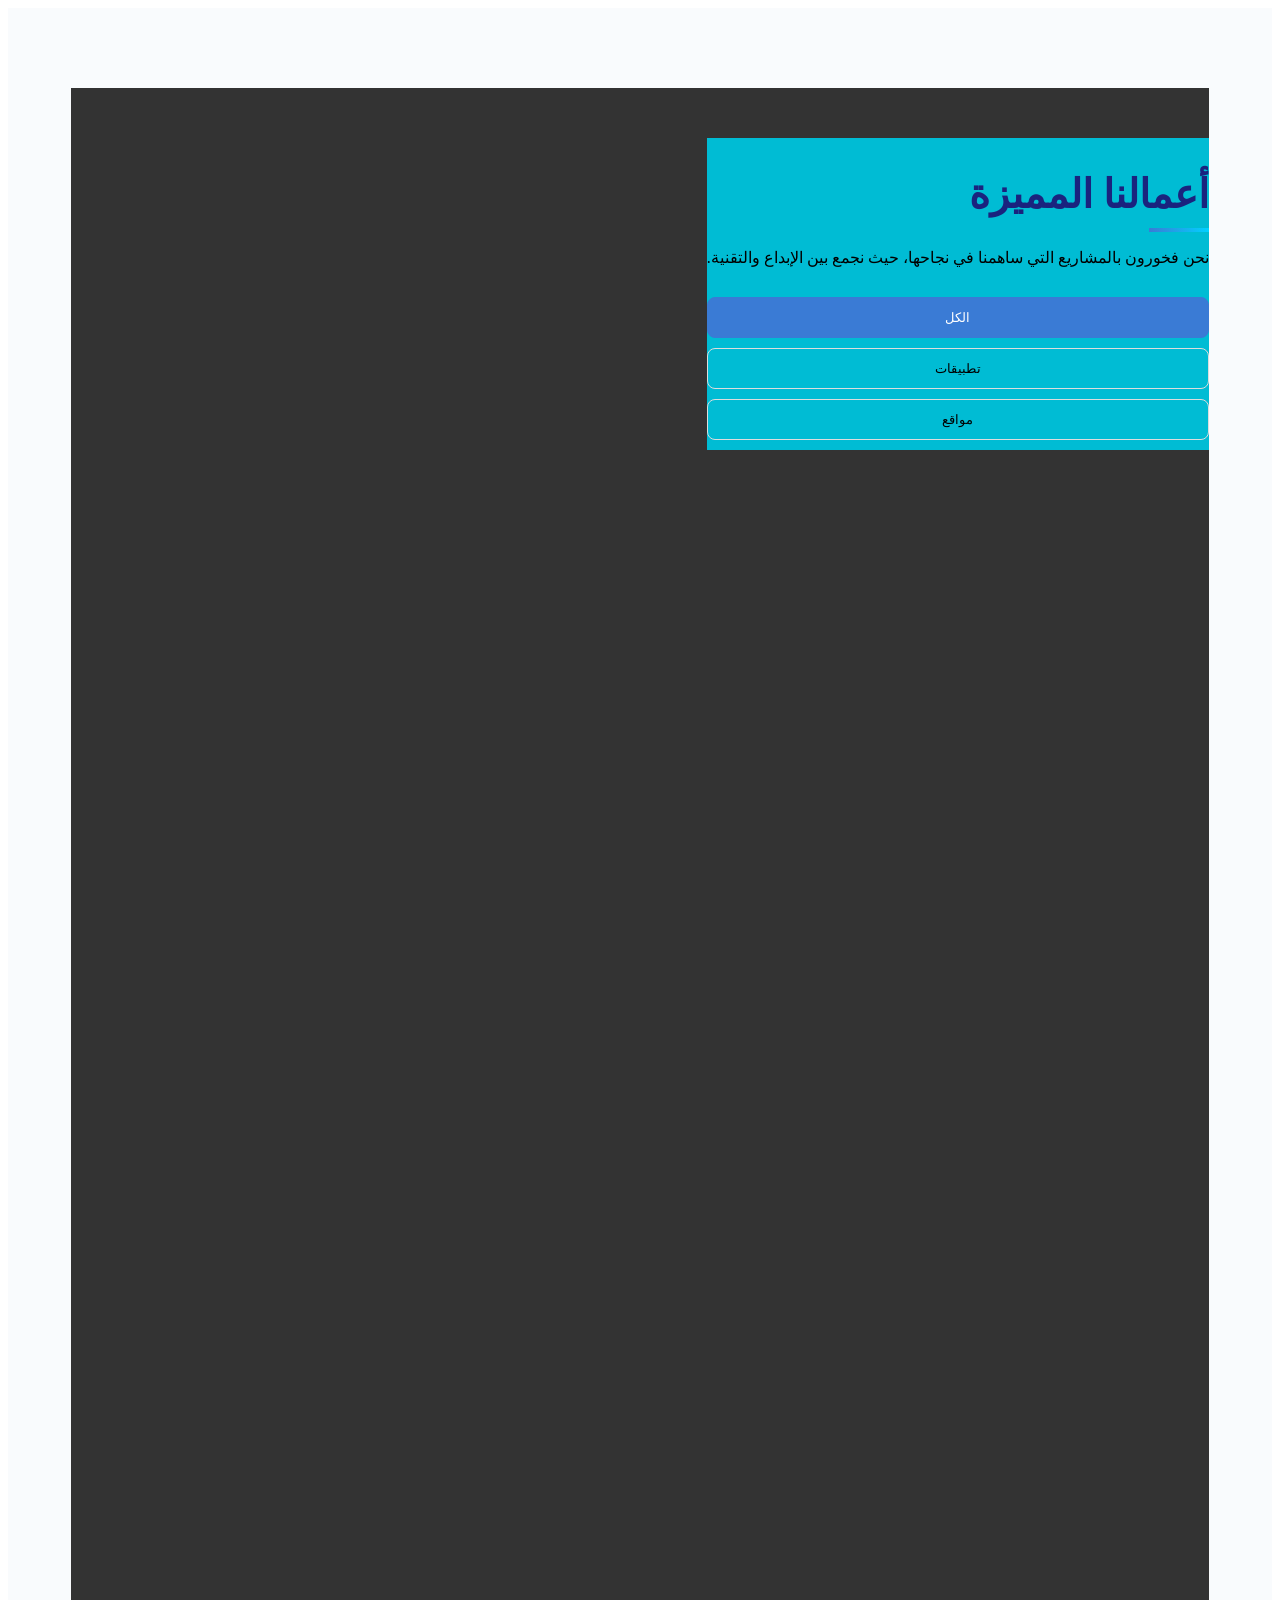
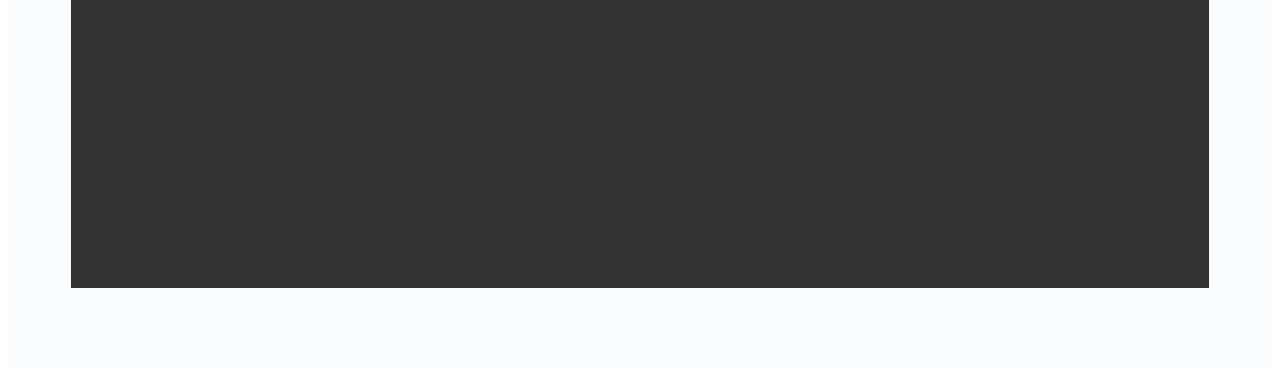
<file: قق/test.html>
<!DOCTYPE html>
<html lang="en">
<head>
    <meta charset="UTF-8">
    <meta name="viewport" content="width=device-width, initial-scale=1.0">
    <title>Document</title>
    <link rel="stylesheet" href="test.css">
</head>
<body>
    <section class="portfolio-section">
    <div class="container">
        <aside class="portfolio-sidebar">
            <h2 class="sticky-title">أعمالنا المميزة</h2>
            <p>نحن فخورون بالمشاريع التي ساهمنا في نجاحها، حيث نجمع بين الإبداع والتقنية.</p>
            <div class="filter-buttons">
                <button class="active">الكل</button>
                <button>تطبيقات</button>
                <button>مواقع</button>
            </div>
        </aside>

        <!-- <div class="portfolio-grid">
            <div class="project-card">
                <img src="project1.jpg" alt="مشروع">
                <div class="card-info">
                    <h3>تطبيق متجر إلكتروني</h3>
                    <span>UI/UX Design</span>
                </div>
            </div>
            <div class="project-card">
                <img src="project2.jpg" alt="مشروع">
                <div class="card-info">
                    <h3>منصة تعليمية</h3>
                    <span>Web Development</span>
                </div>
            </div>
            <div class="project-card">
                <img src="project3.jpg" alt="مشروع">
                <div class="card-info">
                    <h3>تطبيق خدمات لوجستية</h3>
                    <span>Mobile App</span>
                </div>
            </div>
            <div class="project-card">
                <img src="project4.jpg" alt="مشروع">
                <div class="card-info">
                    <h3>موقع شركة عقارية</h3>
                    <span>Web Design</span>
                </div>
            </div>
        </div> -->
    </div>
</section>
</body>
</html>
</file>
<file: 1/style.css>
:root {
    --primary: #6366f1;
    --primary-dark: #4f46e5;
    --primary-light: #818cf8;
    --accent: #06b6d4;
    --accent-glow: rgba(6, 182, 212, 0.4);
    --bg-dark: #0a0a0f;
    --bg-darker: #050508;
    --bg-card: rgba(255, 255, 255, 0.03);
    --bg-card-hover: rgba(255, 255, 255, 0.06);
    --text-primary: #ffffff;
    --text-secondary: rgba(255, 255, 255, 0.7);
    --text-muted: rgba(255, 255, 255, 0.5);
    --border: rgba(255, 255, 255, 0.1);
    --border-light: rgba(255, 255, 255, 0.05);
    --gradient-primary: linear-gradient(135deg, #6366f1 0%, #06b6d4 100%);
    --gradient-glow: linear-gradient(135deg, rgba(99, 102, 241, 0.4) 0%, rgba(6, 182, 212, 0.4) 100%);
    --shadow-glow: 0 0 40px rgba(99, 102, 241, 0.3);
    --transition: all 0.3s cubic-bezier(0.4, 0, 0.2, 1);
}

* {
    margin: 0;
    padding: 0;
    box-sizing: border-box;
}

html {
    scroll-behavior: smooth;
    overflow-x: hidden;
}

body {
    font-family: 'Noto Kufi Arabic', sans-serif;
    background: var(--bg-dark);
    color: var(--text-primary);
    line-height: 1.6;
    max-width: 100vw;
    overflow: clip;
}

/* Ambient Background */
.ambient-bg {
    position: fixed;
    top: 0;
    left: 0;
    width: 100%;
    height: 100%;
    pointer-events: none;
    z-index: -1;
    overflow: hidden;
}

.gradient-orb {
    position: absolute;
    border-radius: 50%;
    filter: blur(80px);
    opacity: 0.3;
    will-change: transform;
}

.orb-1 {
    width: 500px;
    height: 500px;
    background: var(--primary);
    top: -200px;
    right: -200px;
    animation: float 30s ease-in-out infinite;
}

.orb-2 {
    width: 400px;
    height: 400px;
    background: var(--accent);
    bottom: -150px;
    left: -150px;
    animation: float 35s ease-in-out infinite reverse;
}

.orb-3 {
    width: 350px;
    height: 350px;
    background: linear-gradient(135deg, #8b5cf6, #ec4899);
    top: 50%;
    left: 50%;
    animation: float 40s ease-in-out infinite;
}

.noise-overlay {
    position: absolute;
    top: 0;
    left: 0;
    width: 100%;
    height: 100%;
    background-image: url("data:image/svg+xml,%3Csvg viewBox='0 0 256 256' xmlns='http://www.w3.org/2000/svg'%3E%3Cfilter id='noise'%3E%3CfeTurbulence type='fractalNoise' baseFrequency='0.9' numOctaves='4' stitchTiles='stitch'/%3E%3C/filter%3E%3Crect width='100%25' height='100%25' filter='url(%23noise)'/%3E%3C/svg%3E");
    opacity: 0.02;
    pointer-events: none;
}

@keyframes float {

    0%,
    100% {
        transform: translate(0, 0) scale(1);
    }

    33% {
        transform: translate(30px, -30px) scale(1.1);
    }

    66% {
        transform: translate(-20px, 20px) scale(0.9);
    }
}

/* Header - Creative & Responsive */
header {
    position: fixed;
    top: 0;
    left: 0;
    right: 0;
    z-index: 1000;
    padding: 20px 4%;
    transition: var(--transition);
}

.header-container {
    display: flex;
    justify-content: space-between;
    align-items: center;
    padding: 8px 12px 8px 20px;
    background: rgba(10, 10, 15, 0.7);
    backdrop-filter: blur(12px);
    -webkit-backdrop-filter: blur(12px);
    border: 1px solid rgba(99, 102, 241, 0.2);
    border-radius: 60px;
    max-width: 1300px;
    margin: 0 auto;
    transition: var(--transition);
    box-shadow: 0 4px 24px rgba(0, 0, 0, 0.1);
}

header.scrolled {
    padding: 12px 4%;
}

header.scrolled .header-container {
    background: rgba(10, 10, 15, 0.9);
    border-color: var(--primary);
    box-shadow: 0 8px 32px rgba(99, 102, 241, 0.15);
}

.header-logo {
    display: flex;
    align-items: center;
    gap: 10px;
    text-decoration: none;
    position: relative;
    padding: 6px 12px;
    border-radius: 40px;
    background: rgba(99, 102, 241, 0.05);
    transition: var(--transition);
}

.header-logo:hover {
    background: rgba(99, 102, 241, 0.1);
    transform: translateY(-1px);
}



.header-logo img {
    width: 36px;
    height: 36px;
    position: relative;
    z-index: 1;
    filter: drop-shadow(0 2px 8px rgba(99, 102, 241, 0.3));
}

.header-brand-name {
    font-size: 1.3rem;
    font-weight: 800;
    background: var(--gradient-primary);
    -webkit-background-clip: text;
    -webkit-text-fill-color: transparent;
    background-clip: text;
    letter-spacing: -0.5px;
}



nav {
    display: flex;
    align-items: center;
    gap: 6px;
    background: rgba(255, 255, 255, 0.02);
    padding: 6px;
    border-radius: 50px;
}

nav a {
    color: var(--text-secondary);
    text-decoration: none;
    padding: 10px 20px;
    border-radius: 40px;
    font-size: 0.9rem;
    font-weight: 600;
    transition: var(--transition);
    position: relative;
    white-space: nowrap;
}

nav a:hover {
    color: var(--text-primary);
    background: rgba(255, 255, 255, 0.08);
}

nav a.active {
    color: var(--text-primary);
    background: rgba(99, 102, 241, 0.15);
}

nav a.header-cta {
    background: var(--gradient-primary);
    color: white;
    margin-right: 0;
    font-weight: 700;
    padding: 10px 24px;
    box-shadow: 0 4px 12px rgba(99, 102, 241, 0.3);
}

nav a.header-cta:hover {
    transform: translateY(-2px);
    box-shadow: 0 6px 20px rgba(99, 102, 241, 0.4);
}

/* Mobile Menu Button - Creative */
.mobile-menu-btn {
    display: none;
    flex-direction: column;
    justify-content: center;
    align-items: center;
    width: 46px;
    height: 46px;
    background: var(--gradient-primary);
    border: none;
    border-radius: 14px;
    cursor: pointer;
    position: relative;
    z-index: 1001;
    transition: var(--transition);
    box-shadow: 0 4px 12px rgba(99, 102, 241, 0.3);
}

.mobile-menu-btn:hover {
    transform: scale(1.05);
    box-shadow: 0 6px 16px rgba(99, 102, 241, 0.4);
}

.mobile-menu-btn span {
    display: block;
    width: 20px;
    height: 2.5px;
    background: white;
    border-radius: 3px;
    transition: var(--transition);
    position: absolute;
}

.mobile-menu-btn span:nth-child(1) {
    transform: translateY(-6px);
}

.mobile-menu-btn span:nth-child(2) {
    opacity: 1;
}

.mobile-menu-btn span:nth-child(3) {
    transform: translateY(6px);
}

.mobile-menu-btn.active span:nth-child(1) {
    transform: rotate(45deg);
}

.mobile-menu-btn.active span:nth-child(2) {
    opacity: 0;
}

.mobile-menu-btn.active span:nth-child(3) {
    transform: rotate(-45deg);
}

body.menu-open {
    overflow: hidden;
    position: fixed;
    width: 100%;
}

.mobile-overlay {
    display: none;
    position: fixed;
    top: 0;
    left: 0;
    width: 100%;
    height: 100%;
    background: rgba(0, 0, 0, 0.6);
    backdrop-filter: blur(4px);
    z-index: 998;
    opacity: 0;
    transition: opacity 0.3s;
}

.mobile-overlay.active {
    display: block;
    opacity: 1;
}

/* Landing Section */
.landing {
    min-height: 100vh;
    display: flex;
    align-items: center;
    justify-content: center;
    padding: 120px 5% 80px;
    position: relative;
    overflow: hidden;
    width: 100%;
    max-width: 100vw;
}

.bg-grid {
    position: absolute;
    top: 0;
    left: 0;
    width: 100%;
    height: 100%;
    background-image:
        linear-gradient(rgba(99, 102, 241, 0.03) 1px, transparent 1px),
        linear-gradient(90deg, rgba(99, 102, 241, 0.03) 1px, transparent 1px);
    background-size: 60px 60px;
    pointer-events: none;
    background-attachment: fixed;

}

.landing-content {
    display: grid;
    grid-template-columns: 1fr 1fr;
    gap: 60px;
    align-items: center;
    max-width: 1400px;
    width: 100%;
    margin: 0 auto;
}

.landing-visual {
    position: relative;
    display: flex;
    justify-content: center;
    align-items: center;
}

.logo-ring {
    position: absolute;
    top: 50%;
    left: 50%;
    border-radius: 50%;
    transform: translate(-50%, -50%);
    will-change: transform;
}

.ring-1 {
    width: 320px;
    height: 320px;
    border: 2px dashed var(--primary);
    opacity: 0.3;
    animation: rotateRing1 20s linear infinite;
    will-change: transform;
}

.ring-2 {
    width: 400px;
    height: 400px;
    border: 1px solid var(--accent);
    opacity: 0.2;
    animation: rotateRing2 25s linear infinite;
    will-change: transform;
}

.ring-3 {
    width: 480px;
    height: 480px;
    border: 1px solid transparent;
    border-top: 2px solid var(--primary);
    border-bottom: 2px solid var(--accent);
    animation: rotateRing3 30s linear infinite reverse;
    will-change: transform;
}

@keyframes rotateRing1 {
    from {
        transform: translate(-50%, -50%) rotate(0deg);
    }

    to {
        transform: translate(-50%, -50%) rotate(360deg);
    }
}

@keyframes rotateRing2 {
    from {
        transform: translate(-50%, -50%) rotate(0deg);
    }

    to {
        transform: translate(-50%, -50%) rotate(360deg);
    }
}

@keyframes rotateRing3 {
    from {
        transform: translate(-50%, -50%) rotate(-360deg);
    }

    to {
        transform: translate(-50%, -50%) rotate(0deg);
    }
}

.main-logo {
    width: 250px;
    height: 250px;
    position: absolute;
    top: 50%;
    left: 50%;
    transform: translate(-50%, -50%);
    z-index: 1;
    filter: drop-shadow(0 0 40px rgba(99, 102, 241, 0.4));
    animation: logoFloat 8s ease-in-out infinite;
    will-change: transform;
}

@keyframes logoFloat {

    0%,
    100% {
        transform: translate(-50%, -50%) translateY(0);
    }

    50% {
        transform: translate(-50%, -50%) translateY(-15px);
    }
}

.landing-text {
    text-align: right;
}

.badge {
    display: inline-flex;
    align-items: center;
    gap: 8px;
    padding: 8px 16px;
    background: var(--bg-card);
    border: 1px solid var(--border);
    border-radius: 50px;
    font-size: 0.85rem;
    color: var(--text-secondary);
    margin-bottom: 24px;
}

.badge-dot {
    width: 8px;
    height: 8px;
    background: #22c55e;
    border-radius: 50%;
    animation: blink 2s ease-in-out infinite;
}

@keyframes blink {

    0%,
    100% {
        opacity: 1;
    }

    50% {
        opacity: 0.3;
    }
}

.glitch-text {
    font-size: 5rem;
    font-weight: 900;
    margin-bottom: 20px;
    background: var(--gradient-primary);
    -webkit-background-clip: text;
    -webkit-text-fill-color: transparent;
    background-clip: text;
    position: relative;
}

.subtitle {
    font-size: 1.1rem;
    color: var(--text-secondary);
    margin-bottom: 35px;
    line-height: 1.7;
}

.subtitle strong {
    color: var(--accent);
}

.cta-buttons {
    display: flex;
    gap: 16px;
    margin-bottom: 50px;
    flex-wrap: wrap;
}

.btn-primary,
.btn-secondary {
    display: inline-flex;
    align-items: center;
    gap: 10px;
    padding: 16px 32px;
    border-radius: 50px;
    font-family: inherit;
    font-size: 1rem;
    font-weight: 600;
    cursor: pointer;
    transition: var(--transition);
    border: none;
    white-space: nowrap;
    max-width: 100%;
}

.btn-primary {
    background: var(--gradient-primary);
    color: white;
}

.btn-primary:hover {
    transform: translateY(-3px);
    box-shadow: 0 20px 40px rgba(99, 102, 241, 0.4);
}

.btn-secondary {
    background: var(--bg-card);
    color: var(--text-primary);
    border: 1px solid var(--border);
}

.btn-secondary:hover {
    background: var(--bg-card-hover);
    border-color: var(--primary);
}

.stats-row {
    display: flex;
    align-items: center;
    gap: 30px;
    flex-wrap: wrap;
    justify-content: center;
}

.stat-item {
    text-align: center;
}

.stat-number {
    display: block;
    font-size: 2rem;
    font-weight: 800;
    background: var(--gradient-primary);
    -webkit-background-clip: text;
    -webkit-text-fill-color: transparent;
    background-clip: text;
}

.stat-label {
    font-size: 0.85rem;
    color: var(--text-muted);
}

.stat-divider {
    width: 1px;
    height: 40px;
    background: var(--border);
}

/* All Sections - Prevent Overflow */
section {
    width: 100%;
    max-width: 100vw;
    overflow-x: hidden;
}

/* Partners Section */





/* Section Badge */
.section-badge {
    display: inline-block;
    padding: 6px 16px;
    background: var(--bg-card);
    border: 1px solid var(--border);
    border-radius: 50px;
    font-size: 0.8rem;
    color: var(--accent);
    font-weight: 600;
    margin-bottom: 16px;
}

.gradient-text {
    background: var(--gradient-primary);
    -webkit-background-clip: text;
    -webkit-text-fill-color: transparent;
    background-clip: text;
}

/* CBL Section */
.cbl-section {
    padding: 120px 5%;
    position: relative;
}

.cbl-container {
    max-width: 1200px;
    margin: 0 auto;
    display: grid;
    grid-template-columns: 1fr 1.5fr;
    gap: 80px;
    align-items: center;
}

.cbl-image-content {
    position: relative;
}

.cbl-glow {
    position: absolute;
    width: 100%;
    height: 100%;
    background: var(--gradient-primary);
    border-radius: 30px;
    filter: blur(60px);
    opacity: 0.3;
}

.cbl-image-content img {
    width: 100%;
    border-radius: 20px;
    position: relative;
    z-index: 1;
}

.cbl-text-content {
    text-align: right;
}

.cbl-title {
    font-size: 2.5rem;
    margin-bottom: 16px;
}

.cbl-description {
    color: var(--text-secondary);
    margin-bottom: 30px;
    font-size: 1rem;
}

.cbl-requirements {
    display: grid;
    grid-template-columns: repeat(2, 1fr);
    gap: 16px;
    list-style: none;
}

.cbl-requirements li {
    display: flex;
    align-items: center;
    gap: 12px;
    padding: 16px;
    background: var(--bg-card);
    border: 1px solid var(--border);
    border-radius: 12px;
    transition: var(--transition);
}

.cbl-requirements li:hover {
    background: var(--bg-card-hover);
    border-color: var(--primary);
    transform: translateX(-5px);
}

.req-icon {
    width: 40px;
    height: 40px;
    display: flex;
    align-items: center;
    justify-content: center;
    background: var(--gradient-primary);
    border-radius: 10px;
    color: white;
}

/* Services Section */
.services {
    padding: 120px 5%;
    position: relative;
}



.services-container {
    max-width: 1200px;
    margin: 0 auto;
    position: relative;
}

.section-header {
    text-align: center;
    margin-bottom: 60px;
}

.services-title,
.how-title,
.portfolio-title,
.contact-title,
.why-us-title {
    font-size: 2.5rem;
    margin-bottom: 16px;
}

.services-subtitle {
    color: var(--text-secondary);
}

.services-grid {
    display: grid;
    grid-template-columns: repeat(3, 1fr);
    gap: 30px;
}

.service-card {
    width: 100%;
    border-radius: 20px;
    background: var(--bg-card);
    overflow: hidden;
    box-shadow: 0 4px 20px rgba(99, 102, 241, 0.15);
    transition: var(--transition);
    padding: 5px;
    border: 1px solid var(--border);
}

.service-card:hover {
    transform: translateY(-10px);
    box-shadow: 0 8px 30px rgba(99, 102, 241, 0.25);
    border-color: var(--primary);
}

.service-card.featured {
    border: 2px solid var(--primary);
    background: var(--bg-card-hover);
}

.service-card .top-section {
    height: 180px;
    display: flex;
    align-items: center;
    justify-content: center;
    background: var(--bg-card-hover);
    position: relative;
    border-radius: 20px;
    overflow: hidden;
}

.service-card .top-section::before {
    content: '';
    position: absolute;
    top: 0;
    left: 0;
    right: 0;
    bottom: 0;
    background: var(--gradient-primary);
    opacity: 0.1;
}

.service-card .service-logo {
    position: absolute;
    top: 12px;
    left: 12px;
    font-size: 11px;
    font-weight: bold;
    color: white;
    letter-spacing: 1px;
}

.service-card img {
    width: 100px;
    height: auto;
    position: relative;
    z-index: 1;
}

.service-card .bottom-section {
    padding: 25px;
    text-align: center;
}

.service-icon {
    width: 80px;
    height: 80px;
    margin: 0 auto;
    display: flex;
    align-items: center;
    justify-content: center;
    font-size: 2rem;
    color: white;
}

.service-title {
    display: block;
    font-size: 1.4rem;
    font-weight: 700;
    color: var(--text-primary);
    margin-bottom: 12px;
}

.service-desc {
    display: block;
    font-size: 0.95rem;
    color: var(--text-secondary);
    line-height: 1.7;
}



/* Why Us Section */
.why-us {
    padding: 120px 5%;
    background: var(--bg-darker);
}

.why-us-container {
    max-width: 1200px;
    margin: 0 auto;
}

.why-us-header {
    text-align: center;
    margin-bottom: 60px;
}

.why-us-grid {
    display: grid;
    grid-template-columns: repeat(2, 1fr);
    gap: 25px;
}

.why-card {
    width: 100%;
    border-radius: 18px;
    background: var(--bg-card);
    overflow: hidden;
    box-shadow: 0 4px 20px rgba(99, 102, 241, 0.15);
    transition: var(--transition);
    padding: 5px;
    border: 1px solid var(--border);
    display: flex;
    align-items: center;
}

.why-card:hover {
    transform: translateY(-10px);
    box-shadow: 0 8px 30px rgba(99, 102, 241, 0.25);
    border-color: var(--primary);
}

.why-us-top-section {
    width: 140px;
    height: 100px;
    display: flex;
    align-items: center;
    justify-content: center;
    background: var(--bg-card-hover);
    position: relative;
    border-radius: 18px;
    overflow: hidden;
}

.why-us-top-section::before {
    content: '';
    position: absolute;
    top: 0;
    left: 0;
    right: 0;
    bottom: 0;
    background: var(--gradient-primary);
    opacity: 0.1;
}

.why-us-logo {
    position: absolute;
    top: 12px;
    left: 12px;
    font-size: 11px;
    font-weight: bold;
    color: white;
    letter-spacing: 1px;
}

.why-us-top-section i {
    font-size: 50px;
    color: var(--primary);
    position: relative;
    z-index: 1;
}

.why-us-bottom-section {
    padding: 15px 12px;
    text-align: right;
    display: flex;
    flex-direction: column;
    gap: 5px;
}

.why-us-title-text {
    display: block;
    font-size: 1.2rem;
    font-weight: 700;
    color: var(--text-primary);
}

.why-us-sub-title {
    display: block;
    font-size: 0.85rem;
    color: var(--text-secondary);
    font-weight: 400;
    line-height: 1.6;
}

/* Portfolio Section - Moved to portfolio.css */

/* How We Work Section */
.how-we-work {
    padding: 120px 5%;
    position: relative;
}



.how-container {
    max-width: 1000px;
    margin: 0 auto;
    position: relative;
}

.steps-timeline {
    position: relative;
    padding: 40px 0;
}

.timeline-line {
    position: absolute;
    top: 50%;
    right: 80px;
    width: calc(100% - 160px);
    height: 2px;
    background: linear-gradient(90deg, var(--primary), var(--accent));
    transform: translateY(-50%);
}

.step-item {
    display: flex;
    align-items: center;
    gap: 40px;
    margin-bottom: 60px;
    position: relative;
}

.step-item:last-child {
    margin-bottom: 0;
}

.step-number {
    font-size: 5rem;
    font-weight: 900;
    color: transparent;
    -webkit-text-stroke: 1px var(--border);
    line-height: 1;
    width: 120px;
    flex-shrink: 0;
    text-align: left;
}

.step-content {
    flex: 1;
    display: flex;
    align-items: center;
    gap: 24px;
    padding: 30px;
    background: var(--bg-card);
    border: 1px solid var(--border);
    border-radius: 20px;
    transition: var(--transition);
}

.step-content:hover {
    border-color: var(--primary);
    transform: translateX(-10px);
}

.step-icon {
    width: 80px;
    height: 80px;
    flex-shrink: 0;
    border-radius: 16px;
    padding: 15px;
}

.step-icon img {
    width: 100%;
    height: 100%;
    object-fit: contain;
}

.step-content h3 {
    font-size: 1.3rem;
    margin-bottom: 8px;
}

.step-content p {
    color: var(--text-secondary);
    font-size: 0.9rem;
}

/* Portfolio Section */

/* Contact Section */
.contact {
    padding: 120px 5%;
    position: relative;
}

.contact-container {
    max-width: 1100px;
    margin: 0 auto;
    display: grid;
    grid-template-columns: 1fr 1fr;
    gap: 80px;
    align-items: center;
}

.contact-visual {
    position: relative;
    display: flex;
    justify-content: center;
    align-items: center;
    min-height: 400px;
}

.contact-illustration {
    position: relative;
    width: 350px;
    height: 350px;
}

.orbit {
    position: absolute;
    border: 2px dashed var(--border);
    border-radius: 50%;
    top: 50%;
    left: 50%;
    transform: translate(-50%, -50%);
}

.orbit-1 {
    width: 350px;
    height: 350px;
    animation: rotate 60s linear infinite;
}

.orbit-2 {
    width: 280px;
    height: 280px;
    border-color: var(--primary);
    opacity: 0.3;
    animation: rotate 45s linear infinite reverse;
}

.orbit-3 {
    width: 200px;
    height: 200px;
    border-style: dotted;
    border-color: var(--accent);
    border-width: 1px;
}

.contact-icon-main {
    position: absolute;
    top: 50%;
    left: 50%;
    transform: translate(-50%, -50%);
    width: 100px;
    height: 100px;
    background: var(--gradient-primary);
    border-radius: 50%;
    display: flex;
    align-items: center;
    justify-content: center;
    font-size: 2.5rem;
    color: white;
    box-shadow: var(--shadow-glow);
    z-index: 2;
}

.floating-icon {
    position: absolute;
    width: 60px;
    height: 60px;
    background: var(--bg-card);
    border: 1px solid var(--border);
    border-radius: 50%;
    display: flex;
    align-items: center;
    justify-content: center;
    font-size: 1.25rem;
    color: var(--primary);
    box-shadow: var(--shadow);
    z-index: 3;
}

.icon-1 {
    top: 20px;
    right: 50px;
    animation: floatIcon 3s ease-in-out infinite;
}

.icon-2 {
    bottom: 80px;
    left: 20px;
    animation: floatIcon 3s ease-in-out infinite 0.5s;
}

.icon-3 {
    bottom: 40px;
    right: 30px;
    color: #25d366;
    animation: floatIcon 3s ease-in-out infinite 1s;
}

@keyframes rotate {
    from {
        transform: translate(-50%, -50%) rotate(0deg);
    }

    to {
        transform: translate(-50%, -50%) rotate(360deg);
    }
}

@keyframes floatIcon {

    0%,
    100% {
        transform: translateY(0);
    }

    50% {
        transform: translateY(-10px);
    }
}

.contact-content {
    text-align: right;
}

.contact-desc {
    color: var(--text-secondary);
    margin-bottom: 40px;
}

.contact-methods {
    display: flex;
    flex-direction: column;
    gap: 16px;
    margin-bottom: 30px;
}

.contact-method {
    display: flex;
    align-items: center;
    gap: 16px;
    padding: 20px;
    background: var(--bg-card);
    border: 1px solid var(--border);
    border-radius: 16px;
    text-decoration: none;
    color: inherit;
    transition: var(--transition);
}

.contact-method:hover {
    background: var(--bg-card-hover);
    border-color: var(--primary);
    transform: translateX(-5px);
}

.method-icon {
    width: 50px;
    height: 50px;
    display: flex;
    align-items: center;
    justify-content: center;
    background: var(--gradient-primary);
    border-radius: 12px;
    color: white;
    font-size: 1.2rem;
}

.method-icon.whatsapp {
    background: linear-gradient(135deg, #25d366, #128c7e);
}

.method-info {
    display: flex;
    flex-direction: column;
}

.method-label {
    font-size: 0.8rem;
    color: var(--text-muted);
}

.method-value {
    font-weight: 600;
}

.contact-location {
    display: flex;
    align-items: center;
    gap: 10px;
    color: var(--text-secondary);
}

.contact-location i {
    color: var(--accent);
}

/* Footer */
.footer {
    padding: 80px 5% 30px;
    background: var(--bg-darker);
    border-top: 1px solid var(--border);
    position: relative;
}

.footer-bg {
    position: absolute;
    top: 0;
    left: 0;
    width: 100%;
    height: 100%;
    overflow: hidden;
    pointer-events: none;
}

.footer-glow {
    position: absolute;
    top: -200px;
    left: 50%;
    transform: translateX(-50%);
    width: 600px;
    height: 400px;
    background: var(--gradient-primary);
    border-radius: 50%;
    filter: blur(150px);
    opacity: 0.1;
}

.footer-container {
    max-width: 1200px;
    margin: 0 auto;
    position: relative;
}

.footer-top {
    display: grid;
    grid-template-columns: 2fr 1fr 1fr 1.5fr;
    gap: 60px;
    margin-bottom: 60px;
}

.footer-logo {
    display: flex;
    align-items: center;
    gap: 12px;
    margin-bottom: 20px;
}

.footer-logo img {
    width: 50px;
    height: 50px;
}

.footer-logo span {
    font-size: 1.5rem;
    font-weight: 700;
}

.footer-brand p {
    color: var(--text-secondary);
    margin-bottom: 20px;
    line-height: 1.6;
    font-size: 0.9rem;
}

.footer-social {
    display: flex;
    gap: 12px;
}

.footer-social a {
    width: 40px;
    height: 40px;
    display: flex;
    align-items: center;
    justify-content: center;
    background: var(--bg-card);
    border: 1px solid var(--border);
    border-radius: 10px;
    color: var(--text-secondary);
    text-decoration: none;
    transition: var(--transition);
}

.footer-social a:hover {
    background: var(--gradient-primary);
    border-color: transparent;
    color: white;
}

.footer-links h4,
.footer-newsletter h4 {
    font-size: 1rem;
    margin-bottom: 20px;
}

.footer-links ul {
    list-style: none;
}

.footer-links li {
    margin-bottom: 12px;
}

.footer-links a {
    color: var(--text-secondary);
    text-decoration: none;
    transition: var(--transition);
}

.footer-links a:hover {
    color: var(--accent);
}

.footer-newsletter p {
    color: var(--text-secondary);
    font-size: 0.9rem;
    margin-bottom: 20px;
}

.newsletter-form {
    display: flex;
    gap: 10px;
    width: 100%;
    max-width: 100%;
}

.newsletter-form input {
    flex: 1;
    min-width: 0;
    padding: 12px 16px;
    background: var(--bg-card);
    border: 1px solid var(--border);
    border-radius: 10px;
    color: var(--text-primary);
    font-family: inherit;
    outline: none;
    transition: var(--transition);
}

.newsletter-form input:focus {
    border-color: var(--primary);
}

.newsletter-form button {
    width: 44px;
    height: 44px;
    flex-shrink: 0;
    display: flex;
    align-items: center;
    justify-content: center;
    background: var(--gradient-primary);
    border: none;
    border-radius: 10px;
    color: white;
    cursor: pointer;
    transition: var(--transition);
}

.newsletter-form button:hover {
    transform: scale(1.05);
}

.footer-bottom {
    display: flex;
    justify-content: space-between;
    align-items: center;
    padding-top: 30px;
    border-top: 1px solid var(--border);
}

.footer-bottom p {
    color: var(--text-secondary);
    font-size: 0.9rem;
}

.footer-legal {
    display: flex;
    gap: 24px;
}

.footer-legal a {
    color: var(--text-muted);
    text-decoration: none;
    font-size: 0.85rem;
    transition: var(--transition);
}

.footer-legal a:hover {
    color: var(--accent);
}

/* Animations */
@keyframes fadeInUp {
    from {
        opacity: 0;
        transform: translateY(30px);
    }

    to {
        opacity: 1;
        transform: translateY(0);
    }
}

.animate-in {
    animation: fadeInUp 0.6s ease-out forwards;
}

/* Scrollbar */
::-webkit-scrollbar {
    width: 8px;
}

::-webkit-scrollbar-track {
    background: var(--bg-darker);
}

::-webkit-scrollbar-thumb {
    background: var(--primary);
    border-radius: 4px;
}

::-webkit-scrollbar-thumb:hover {
    background: var(--primary-light);
}

/* Selection */
::selection {
    background: var(--primary);
    color: white;
}

/* Responsive - Enhanced for all screen sizes */

/* Large Desktop (1440px+) */
@media (min-width: 1440px) {
    .landing-content {
        gap: 100px;
    }

    .main-logo {
        width: 300px;
        height: 300px;
    }

    .ring-1 {
        width: 380px;
        height: 380px;
    }

    .ring-2 {
        width: 460px;
        height: 460px;
    }

    .ring-3 {
        width: 540px;
        height: 540px;
    }

    .glitch-text {
        font-size: 5rem;
    }
}

/* Tablet Landscape & Small Desktop (1024px - 1439px) */
@media (max-width: 1439px) and (min-width: 1024px) {
    .landing-content {
        gap: 60px;
    }

    .main-logo {
        width: 240px;
        height: 240px;
    }

    .ring-1 {
        width: 300px;
        height: 300px;
    }

    .ring-2 {
        width: 380px;
        height: 380px;
    }

    .ring-3 {
        width: 460px;
        height: 460px;
    }
}

/* Tablet Portrait (768px - 1023px) */
@media (max-width: 1023px) {
    .landing-content {
        grid-template-columns: 1fr;
        gap: 40px;
    }

    .landing-text {
        text-align: center;
        order: 2;
    }

    .landing-visual {
        order: 1;
        min-height: 350px;
    }

    .glitch-text {
        font-size: 3.5rem;
    }

    .cta-buttons {
        justify-content: center;
        flex-wrap: wrap;
    }

    .stats-row {
        justify-content: center;
        flex-wrap: wrap;
    }

    .cbl-container {
        grid-template-columns: 1fr;
        gap: 50px;
    }

    .cbl-text-content {
        text-align: center;
    }

    .cbl-requirements {
        max-width: 600px;
        margin: 0 auto;
    }

    .services-grid {
        grid-template-columns: repeat(2, 1fr);
        gap: 24px;
    }

    .why-us-grid {
        grid-template-columns: repeat(2, 1fr);
        gap: 20px;
    }

    .portfolio-grid {
        grid-template-columns: repeat(2, 1fr);
    }

    .portfolio-item.large {
        grid-column: span 2;
        grid-row: span 1;
    }

    .partners-grid {
        grid-template-columns: repeat(2, 1fr);
    }

    .contact-container {
        grid-template-columns: 1fr;
        gap: 50px;
    }

    .contact-content {
        text-align: center;
    }

    .contact-methods {
        max-width: 500px;
        margin: 0 auto 30px;
    }

    .footer-top {
        grid-template-columns: repeat(2, 1fr);
        gap: 40px;
    }

    .timeline-line {
        display: none;
    }

    .step-item {
        flex-direction: column;
        text-align: center;
        gap: 20px;
    }

    .step-number {
        text-align: center;
        font-size: 3rem;
    }

    .step-content {
        flex-direction: column;
        text-align: center;
    }

    .how-container {
        padding: 0 20px;
    }
}

/* Mobile Animations */
@keyframes mobileRotate {
    0% {
        transform: translate(-50%, -50%) rotate(0deg);
    }

    100% {
        transform: translate(-50%, -50%) rotate(360deg);
    }
}

@keyframes mobileRotateReverse {
    0% {
        transform: translate(-50%, -50%) rotate(360deg);
    }

    100% {
        transform: translate(-50%, -50%) rotate(0deg);
    }
}

@keyframes mobileFloat {

    0%,
    100% {
        transform: translate(-50%, -50%) translateY(0);
    }

    50% {
        transform: translate(-50%, -50%) translateY(-8px);
    }
}

/* Mobile & Small Screens (up to 767px) */
@media (max-width: 767px) {
    .gradient-orb {
        opacity: 0.15;
        animation: none !important;
    }

    .ring-1 {
        animation: mobileRotate 20s linear infinite !important;
        border-width: 1px !important;
        width: 200px;
        height: 200px;
    }

    .ring-2 {
        animation: mobileRotateReverse 30s linear infinite !important;
        opacity: 0.15 !important;
        width: 260px;
        height: 260px;
    }

    .ring-3 {
        animation: mobileRotate 40s linear infinite !important;
        opacity: 0.2 !important;
        width: 320px;
        height: 320px;
    }

    .main-logo {
        animation: mobileFloat 5s ease-in-out infinite !important;
        width: 160px;
        height: 160px;
    }

    header {
        padding: 12px 4%;
        background: transparent;
    }

    .header-container {
        padding: 6px 10px 6px 14px;
        border-radius: 50px;
        background: rgba(10, 10, 15, 0.9);
    }

    .header-logo {
        padding: 4px 8px;
    }

    .header-logo img {
        width: 36px;
        height: 36px;
    }

    .header-brand-name {
        font-size: 1.2rem;
    }

    .mobile-menu-btn {
        display: flex;
        width: 46px;
        height: 46px;
    }

    nav {
        position: fixed;
        top: 150%;
        right: -100%;
        width: 85%;
        max-width: 320px;
        height: auto;
        max-height: 80vh;
        background: rgba(10, 10, 15, 0.98);
        backdrop-filter: blur(10px);
        flex-direction: column;
        justify-content: flex-start;
        align-items: stretch;
        padding: 24px;
        transition: right 0.3s ease-out;
        z-index: 999;
        border: 1px solid rgba(99, 102, 241, 0.3);
        border-radius: 24px;
        gap: 8px;
        overflow-y: auto;
        box-shadow: 0 8px 32px rgba(0, 0, 0, 0.4);
    }

    nav.active {
        right: 0;
    }

    nav a {
        width: 100%;
        text-align: right;
        padding: 14px 16px;
        font-size: 1rem;
        border-radius: 12px;
        display: flex;
        align-items: center;
        gap: 10px;
    }

    nav a::before {
        font-family: 'Font Awesome 6 Free';
        font-weight: 900;
        font-size: 1.1rem;
        opacity: 0.8;
    }

    nav a:nth-child(1)::before {
        content: '\f015';
    }

    nav a:nth-child(2)::before {
        content: '\f0ad';
    }

    nav a:nth-child(3)::before {
        content: '\f0b1';
    }

    nav a:nth-child(4)::before {
        content: '\f085';
    }

    nav a.header-cta::before {
        content: '\f0e0';
    }

    nav a.header-cta {
        margin-right: 0;
        margin-top: 10px;
        text-align: center;
    }

    .landing {
        padding: 90px 5% 60px;
        min-height: auto;
    }

    .landing-content {
        gap: 30px;
    }

    .landing-visual {
        min-height: 300px;
    }

    .glitch-text {
        font-size: 2.5rem;
        line-height: 1.2;
    }

    .subtitle {
        font-size: 0.95rem;
        line-height: 1.7;
        margin-bottom: 30px;
    }

    .cta-buttons {
        flex-direction: column;
        gap: 12px;
        width: 100%;
    }

    .btn-primary,
    .btn-secondary {
        width: 100%;
        justify-content: center;
        padding: 14px 28px;
    }

    .stats-row {
        display: flex;
        flex-direction: row;
        justify-content: space-between;
        gap: 8px;
        width: 100%;
        flex-wrap: nowrap;
    }

    .stat-divider {
        display: none;
    }

    .stat-item {
        text-align: center;
        flex: 1;
        min-width: 0;
    }

    .stat-number {
        font-size: 1.3rem;
    }

    .stat-label {
        font-size: 0.7rem;
        word-break: break-word;
    }

    .services-grid,
    .why-us-grid,
    .partners-grid {
        grid-template-columns: 1fr;
        gap: 20px;
    }

    .service-card,
    .why-card,
    .partner-card {
        padding: 12px ;
    }

    .cbl-requirements,
    .portfolio-grid {
        grid-template-columns: 1fr;
        gap: 20px;
    }

    .portfolio-item.large {
        grid-column: span 1;
    }

    .services-title,
    .cbl-title,
    .how-title,
    .portfolio-title,
    .contact-title,
    .why-us-title,
    .partners-title {
        font-size: 2rem;
    }

    .contact-illustration {
        width: 260px;
        height: 260px;
    }

    .orbit {
        /* display: none; */
    }

    .footer-top {
        grid-template-columns: 1fr;
        gap: 30px;
        text-align: center;
    }

    .footer-brand,
    .footer-logo,
    .footer-social {
        text-align: center;
        justify-content: center;
    }

    .footer-bottom {
        flex-direction: column;
        gap: 16px;
        text-align: center;
    }

    .footer-bottom p {
        font-size: 0.8rem;
    }

    .footer-legal {
        justify-content: center;
        gap: 16px;
    }

    section,
    .services,
    .why-us,
    .how-we-work,
    .portfolio,
    .contact,
    .cbl-section {
        padding: 80px 5%;
    }
}

/* Small Mobile */
@media (max-width: 479px) {
    .header-brand-name {
        font-size: 1.1rem;
    }

    .header-logo img {
        width: 34px;
        height: 34px;
    }

    .landing {
        padding: 90px 5% 50px;
    }

    .glitch-text {
        font-size: 2rem;
        line-height: 1.2;
    }

    .badge {
        font-size: 0.7rem;
        padding: 6px 12px;
    }

    .subtitle {
        font-size: 0.9rem;
    }

    .services-title,
    .how-title,
    .portfolio-title,
    .contact-title,
    .why-us-title,
    .cbl-title,
    .partners-title {
        font-size: 1.75rem;
    }

    .section-badge {
        font-size: 0.7rem;
        padding: 5px 14px;
    }

    .service-icon,
    .why-icon {
        width: 60px;
        height: 60px;
        font-size: 1.4rem;
    }

    .step-number {
        font-size: 2.5rem;
    }

    .step-content {
        padding: 24px 20px;
    }

    .contact-icon-main {
        width: 80px;
        height: 80px;
        font-size: 2rem;
    }

    .floating-icon,
    .icon-1,
    .icon-2,
    .icon-3 {
        /* display: none; */
    }
    .icon-1{
        top: 0;
        right: 0;
    }
    .icon-2{
        bottom: 100px;
        left: -40px;
    }
    .icon-3{
        bottom: -20px;
    }

    .main-logo {
        width: 140px;
        height: 140px;
    }

    .ring-1 {
        width: 170px;
        height: 170px;
    }

    .ring-2 {
        width: 220px;
        height: 220px;
    }

    .ring-3 {
        width: 270px;
        height: 270px;
    }

    .landing-visual {
        min-height: 280px;
    }

    .stats-row {
        gap: 6px;
    }

    .stat-number {
        font-size: 1.2rem;
    }

    .stat-label {
        font-size: 0.65rem;
    }

    .partner-logo {
        width: 80px;
        height: 80px;
    }

    .partner-card {
        padding: 28px 20px;
    }

    .newsletter-form{
        flex-direction: column;
    }

    .newsletter-form input {
        padding: 10px 12px;
        font-size: 0.85rem;
        width: 100%;
    }

    .newsletter-form button {
        width: 100%;
        height: 44px;
    }

    .footer-bottom p,
    .footer-legal a {
        font-size: 0.75rem;
    }

    .contact-method {
        padding: 16px;
    }

    .method-icon {
        width: 45px;
        height: 45px;
        font-size: 1.1rem;
    }

    section,
    .services,
    .why-us,
    .how-we-work,
    .portfolio,
    .contact,
    .cbl-section {
        padding: 60px 5%;
    }
}

/* Extra Small Mobile */
@media (max-width: 359px) {
    header {
        padding: 10px 4%;
    }

    .header-container {
        padding: 8px 14px;
        border-radius: 16px;
    }

    .header-logo img {
        width: 32px;
        height: 32px;
    }

    .header-brand-name {
        font-size: 1rem;
    }

    .mobile-menu-btn {
        width: 38px;
        height: 38px;
    }

    .landing {
        padding: 80px 5% 40px;
    }

    .glitch-text {
        font-size: 1.75rem;
    }

    .subtitle {
        font-size: 0.85rem;
    }

    .stats-row {
        gap: 4px;
    }

    .stat-number {
        font-size: 1.1rem;
    }

    .stat-label {
        font-size: 0.6rem;
    }

    .btn-primary,
    .btn-secondary {
        padding: 12px 20px;
        font-size: 0.9rem;
    }

    .main-logo {
        width: 120px;
        height: 120px;
    }

    .ring-1 {
        width: 150px;
        height: 150px;
    }

    .ring-2 {
        width: 190px;
        height: 190px;
    }

    .ring-3 {
        width: 230px;
        height: 230px;
    }

    .landing-visual {
        min-height: 250px;
    }

    .services-title,
    .how-title,
    .portfolio-title,
    .contact-title,
    .why-us-title,
    .cbl-title {
        font-size: 1.5rem;
    }

    section,
    .services,
    .why-us,
    .how-we-work,
    .portfolio,
    .contact,
    .cbl-section {
        padding: 50px 5%;
    }
}

/* Large Desktop */
@media (min-width: 1440px) {
    header {
        padding: 20px 5%;
    }

    .header-container {
        padding: 16px 40px;
        max-width: 1600px;
    }

    .header-logo img {
        width: 48px;
        height: 48px;
    }

    .header-brand-name {
        font-size: 1.6rem;
    }

    nav a {
        padding: 12px 24px;
        font-size: 1rem;
    }
}

/* Extra Large Desktop */
@media (min-width: 1920px) {
    header {
        padding: 24px 6%;
    }

    .header-container {
        padding: 18px 48px;
        max-width: 1800px;
        border-radius: 60px;
    }

    .header-logo img {
        width: 52px;
        height: 52px;
    }

    .header-brand-name {
        font-size: 1.8rem;
    }

    nav {
        gap: 8px;
    }

    nav a {
        padding: 14px 28px;
        font-size: 1.05rem;
    }
}
</file>
<file: 1/css/landing.css>
/* Landing Section */
.landing {
    min-height: 100vh;
    display: flex;
    align-items: center;
    justify-content: center;
    padding: 120px 5% 80px;
    position: relative;
    overflow: hidden;
    width: 100%;
    max-width: 100vw;
}

.bg-grid {
    position: absolute;
    top: 0;
    left: 0;
    width: 100%;
    height: 100%;
    background-image:
        linear-gradient(rgba(99, 102, 241, 0.03) 1px, transparent 1px),
        linear-gradient(90deg, rgba(99, 102, 241, 0.03) 1px, transparent 1px);
    background-size: 60px 60px;
    pointer-events: none;
    background-attachment: fixed;
}

.landing-content {
    display: grid;
    grid-template-columns: 1fr 1fr;
    gap: 60px;
    align-items: center;
    max-width: 1400px;
    width: 100%;
    margin: 0 auto;
}

.landing-visual {
    position: relative;
    display: flex;
    justify-content: center;
    align-items: center;
}

.logo-ring {
    position: absolute;
    top: 50%;
    left: 50%;
    border-radius: 50%;
    transform: translate(-50%, -50%);
    will-change: transform;
}

.ring-1 {
    width: 320px;
    height: 320px;
    border: 2px dashed var(--primary);
    opacity: 0.3;
    animation: rotateRing1 20s linear infinite;
    will-change: transform;
}

.ring-2 {
    width: 400px;
    height: 400px;
    border: 1px solid var(--accent);
    opacity: 0.2;
    animation: rotateRing2 25s linear infinite;
    will-change: transform;
}

.ring-3 {
    width: 480px;
    height: 480px;
    border: 1px solid transparent;
    border-top: 2px solid var(--primary);
    border-bottom: 2px solid var(--accent);
    animation: rotateRing3 30s linear infinite reverse;
    will-change: transform;
}

@keyframes rotateRing1 {
    from {
        transform: translate(-50%, -50%) rotate(0deg);
    }
    to {
        transform: translate(-50%, -50%) rotate(360deg);
    }
}

@keyframes rotateRing2 {
    from {
        transform: translate(-50%, -50%) rotate(0deg);
    }
    to {
        transform: translate(-50%, -50%) rotate(360deg);
    }
}

@keyframes rotateRing3 {
    from {
        transform: translate(-50%, -50%) rotate(-360deg);
    }
    to {
        transform: translate(-50%, -50%) rotate(0deg);
    }
}

.main-logo {
    width: 250px;
    height: 250px;
    position: absolute;
    top: 50%;
    left: 50%;
    transform: translate(-50%, -50%);
    z-index: 1;
    filter: drop-shadow(0 0 40px rgba(99, 102, 241, 0.4));
    animation: logoFloat 8s ease-in-out infinite;
    will-change: transform;
}

@keyframes logoFloat {
    0%, 100% {
        transform: translate(-50%, -50%) translateY(0);
    }
    50% {
        transform: translate(-50%, -50%) translateY(-15px);
    }
}

.landing-text {
    text-align: right;
}

.badge {
    display: inline-flex;
    align-items: center;
    gap: 8px;
    padding: 8px 16px;
    background: var(--bg-card);
    border: 1px solid var(--border);
    border-radius: 50px;
    font-size: 0.85rem;
    color: var(--text-secondary);
    margin-bottom: 24px;
}

.badge-dot {
    width: 8px;
    height: 8px;
    background: #22c55e;
    border-radius: 50%;
    animation: blink 2s ease-in-out infinite;
}

@keyframes blink {
    0%, 100% {
        opacity: 1;
    }
    50% {
        opacity: 0.3;
    }
}

.glitch-text {
    font-size: 5rem;
    font-weight: 900;
    margin-bottom: 20px;
    background: var(--gradient-primary);
    -webkit-background-clip: text;
    -webkit-text-fill-color: transparent;
    background-clip: text;
    position: relative;
}

.subtitle {
    font-size: 1.1rem;
    color: var(--text-secondary);
    margin-bottom: 35px;
    line-height: 1.7;
}

.subtitle strong {
    color: var(--accent);
}

.cta-buttons {
    display: flex;
    gap: 16px;
    margin-bottom: 50px;
    flex-wrap: wrap;
}

.btn-primary,
.btn-secondary {
    display: inline-flex;
    align-items: center;
    gap: 10px;
    padding: 16px 32px;
    border-radius: 50px;
    font-family: inherit;
    font-size: 1rem;
    font-weight: 600;
    cursor: pointer;
    transition: var(--transition);
    border: none;
    white-space: nowrap;
    max-width: 100%;
}

.btn-primary {
    background: var(--gradient-primary);
    color: white;
}

.btn-primary:hover {
    transform: translateY(-3px);
    box-shadow: 0 20px 40px rgba(99, 102, 241, 0.4);
}

.btn-secondary {
    background: var(--bg-card);
    color: var(--text-primary);
    border: 1px solid var(--border);
}

.btn-secondary:hover {
    background: var(--bg-card-hover);
    border-color: var(--primary);
}

.stats-row {
    display: flex;
    align-items: center;
    gap: 30px;
    flex-wrap: wrap;
    justify-content: center;
}

.stat-item {
    text-align: center;
}

.stat-number {
    display: block;
    font-size: 2rem;
    font-weight: 800;
    background: var(--gradient-primary);
    -webkit-background-clip: text;
    -webkit-text-fill-color: transparent;
    background-clip: text;
}

.stat-label {
    font-size: 0.85rem;
    color: var(--text-muted);
}

.stat-divider {
    width: 1px;
    height: 40px;
    background: var(--border);
}

/* Responsive */
@media (min-width: 1440px) {
    .landing-content {
        gap: 100px;
    }

    .main-logo {
        width: 300px;
        height: 300px;
    }

    .ring-1 {
        width: 380px;
        height: 380px;
    }

    .ring-2 {
        width: 460px;
        height: 460px;
    }

    .ring-3 {
        width: 540px;
        height: 540px;
    }

    .glitch-text {
        font-size: 5rem;
    }
}

@media (max-width: 1439px) and (min-width: 1024px) {
    .landing-content {
        gap: 60px;
    }

    .main-logo {
        width: 240px;
        height: 240px;
    }

    .ring-1 {
        width: 300px;
        height: 300px;
    }

    .ring-2 {
        width: 380px;
        height: 380px;
    }

    .ring-3 {
        width: 460px;
        height: 460px;
    }
}

@media (max-width: 1023px) {
    .landing-content {
        grid-template-columns: 1fr;
        gap: 40px;
    }

    .landing-text {
        text-align: center;
        order: 2;
    }

    .landing-visual {
        order: 1;
        min-height: 350px;
    }

    .glitch-text {
        font-size: 3.5rem;
    }

    .cta-buttons {
        justify-content: center;
        flex-wrap: wrap;
    }

    .stats-row {
        justify-content: center;
        flex-wrap: wrap;
    }
}

@keyframes mobileRotate {
    0% {
        transform: translate(-50%, -50%) rotate(0deg);
    }
    100% {
        transform: translate(-50%, -50%) rotate(360deg);
    }
}

@keyframes mobileRotateReverse {
    0% {
        transform: translate(-50%, -50%) rotate(360deg);
    }
    100% {
        transform: translate(-50%, -50%) rotate(0deg);
    }
}

@keyframes mobileFloat {
    0%, 100% {
        transform: translate(-50%, -50%) translateY(0);
    }
    50% {
        transform: translate(-50%, -50%) translateY(-8px);
    }
}

@media (max-width: 767px) {
    .ring-1 {
        animation: mobileRotate 20s linear infinite !important;
        border-width: 1px !important;
        width: 200px;
        height: 200px;
    }

    .ring-2 {
        animation: mobileRotateReverse 30s linear infinite !important;
        opacity: 0.15 !important;
        width: 260px;
        height: 260px;
    }

    .ring-3 {
        animation: mobileRotate 40s linear infinite !important;
        opacity: 0.2 !important;
        width: 320px;
        height: 320px;
    }

    .main-logo {
        animation: mobileFloat 5s ease-in-out infinite !important;
        width: 160px;
        height: 160px;
    }

    .landing {
        padding: 90px 5% 60px;
        min-height: auto;
    }

    .landing-content {
        gap: 30px;
    }

    .landing-visual {
        min-height: 300px;
    }

    .glitch-text {
        font-size: 2.5rem;
        line-height: 1.2;
    }

    .subtitle {
        font-size: 0.95rem;
        line-height: 1.7;
        margin-bottom: 30px;
    }

    .cta-buttons {
        flex-direction: column;
        gap: 12px;
        width: 100%;
    }

    .btn-primary,
    .btn-secondary {
        width: 100%;
        justify-content: center;
        padding: 14px 28px;
    }

    .stats-row {
        display: flex;
        flex-direction: row;
        justify-content: space-between;
        gap: 8px;
        width: 100%;
        flex-wrap: nowrap;
    }

    .stat-divider {
        display: none;
    }

    .stat-item {
        text-align: center;
        flex: 1;
        min-width: 0;
    }

    .stat-number {
        font-size: 1.3rem;
    }

    .stat-label {
        font-size: 0.7rem;
        word-break: break-word;
    }
}

@media (max-width: 479px) {
    .landing {
        padding: 90px 5% 50px;
    }

    .glitch-text {
        font-size: 2rem;
        line-height: 1.2;
    }

    .badge {
        font-size: 0.7rem;
        padding: 6px 12px;
    }

    .subtitle {
        font-size: 0.9rem;
    }

    .main-logo {
        width: 140px;
        height: 140px;
    }

    .ring-1 {
        width: 170px;
        height: 170px;
    }

    .ring-2 {
        width: 220px;
        height: 220px;
    }

    .ring-3 {
        width: 270px;
        height: 270px;
    }

    .landing-visual {
        min-height: 280px;
    }

    .stats-row {
        gap: 6px;
    }

    .stat-number {
        font-size: 1.2rem;
    }

    .stat-label {
        font-size: 0.65rem;
    }
}

@media (max-width: 359px) {
    .landing {
        padding: 80px 5% 40px;
    }

    .glitch-text {
        font-size: 1.75rem;
    }

    .subtitle {
        font-size: 0.85rem;
    }

    .stats-row {
        gap: 4px;
    }

    .stat-number {
        font-size: 1.1rem;
    }

    .stat-label {
        font-size: 0.6rem;
    }

    .btn-primary,
    .btn-secondary {
        padding: 12px 20px;
        font-size: 0.9rem;
    }

    .main-logo {
        width: 120px;
        height: 120px;
    }

    .ring-1 {
        width: 150px;
        height: 150px;
    }

    .ring-2 {
        width: 190px;
        height: 190px;
    }

    .ring-3 {
        width: 230px;
        height: 230px;
    }

    .landing-visual {
        min-height: 250px;
    }
}
</file>
<file: 1/css/partners.css>
/* Partners Section - Simple Design */
.partners-section {
    padding: 10px;
    /* background: var(--bg-darker); */
    border-top: 1px solid var(--border);
    border-bottom: 1px solid var(--border);

}

.partners-container {
    max-width: 1100px;
    margin: 0 auto;
}

.partners-header {
    text-align: center;
    margin-bottom: 40px;
}

.partners-title {
    font-size: 2rem;
    font-weight: 700;
    margin-top: 12px;
}

.partners-subtitle {
    font-size: 0.95rem;
    color: var(--text-secondary);
    margin-top: 10px;
}

.partners-grid {
    display: grid;
    grid-template-columns: repeat(4, 1fr);
    gap: 20px;
}

.partner-card {
    background: var(--bg-card);
    border: 1px solid var(--border);
    border-radius: 12px;
    padding: 24px;
    display: flex;
    align-items: center;
    justify-content: center;
    transition: all 0.3s ease;
    min-height: 100px;
}

.partner-card:hover {
    transform: translateY(-3px);
    border-color: var(--primary);
    background: var(--bg-card-hover);
}

.partner-card img {
    max-width: 100%;
    max-height: 60px;
    width: auto;
    height: auto;
    object-fit: contain;
    filter: grayscale(100%) brightness(1.2);
    transition: filter 0.3s ease;
}

.partner-card:hover img {
    filter: grayscale(0%) brightness(1);
}

@media (max-width: 1024px) {
    .partners-grid {
        grid-template-columns: repeat(2, 1fr);
    }
}

@media (max-width: 768px) {
    .partners-section {
        padding: 50px 5%;
    }

    .partners-header {
        margin-bottom: 30px;
    }

    .partners-title {
        font-size: 1.75rem;
    }

    .partners-subtitle {
        font-size: 0.9rem;
    }

    .partners-grid {
        grid-template-columns: repeat(2, 1fr);
        gap: 16px;
    }

    .partner-card {
        padding: 20px;
        min-height: 80px;
    }

    .partner-card img {
        max-height: 50px;
    }
}

@media (max-width: 480px) {
    .partners-section {
        padding: 40px 5%;
    }

    .partners-header {
        margin-bottom: 24px;
    }

    .partners-title {
        font-size: 1.5rem;
    }

    .partners-subtitle {
        font-size: 0.85rem;
    }

    .partners-grid {
        gap: 12px;
    }

    .partner-card {
        padding: 16px;
        min-height: 70px;
    }

    .partner-card img {
        max-height: 40px;
    }
}
</file>
<file: 1/css/portfolio.css>
/* ------------------------- Portfolio Section ------------------------- */

.portfolio {
    padding: 120px 5% 180px;
    /* background: var(--bg-darker); */
    position: relative;

    /* Depth */
    perspective: 1200px;
}

section.portfolio {
    overflow: visible;
}


/* Container */
.portfolio-container {
    max-width: 1100px;
    margin: 0 auto;
}

/* Header */
.section-header {
    text-align: center;
    margin-bottom: 120px;
}

/* Grid becomes vertical stack */
.portfolio-grid {
    display: flex;
    flex-direction: column;
    gap: 120px;
}

/* ---------------- Card ---------------- */

.portfolio-item {
    position: sticky;
    top: 60px;

    border-radius: 32px;
    overflow: hidden;
    background: #0e0f16;
    border: 1px solid var(--border);

    transform-style: preserve-3d;
    will-change: transform, filter, opacity;

    transition:
        transform 0.6s cubic-bezier(.2, .7, .2, 1),
        filter 0.6s ease,
        opacity 0.6s ease,
        box-shadow 0.6s ease;

    /* Scroll animation */
    animation: stack-card linear forwards;
    animation-timeline: view();
    animation-range: entry 0% exit 100%;

    z-index: 1;
    opacity: 1 !important;
    scale: 0.8;
}

/* THE MAGIC */
@keyframes stack-card {
    0% {
        transform: translateY(0) scale(1) translateZ(0);
        filter: blur(0);
        opacity: 1;
    }

    40% {
        transform: translateY(-40px) scale(.96) translateZ(-60px);
        filter: blur(.5px);
        opacity: .9;
    }

    70% {
        transform: translateY(-90px) scale(.92) translateZ(-120px);
        filter: blur(1.2px);
        opacity: .7;
    }

    100% {
        transform: translateY(-140px) scale(.88) translateZ(-200px);
        filter: blur(2px);
        opacity: .45;
    }
}

/* Hover brings card forward */
.portfolio-item:hover {
    transform: translateY(-12px) scale(1.02) translateZ(80px);
    box-shadow:
        0 40px 80px rgba(0, 0, 0, .6),
        0 0 0 1px var(--primary);
}

/* ---------------- Image ---------------- */

.portfolio-image {
    position: relative;
    aspect-ratio: 16/9;
    overflow: hidden;
}

.portfolio-image img {
    width: 100%;

    transition: transform 1.2s cubic-bezier(.2, .7, .2, 1);
}

.portfolio-item:hover img {
    transform: scale(1.12);
}

/* Overlay */
.portfolio-overlay {
    position: absolute;


    background:
        linear-gradient(180deg,
            rgba(10, 10, 15, .2) 0%,
            rgba(10, 10, 15, .6) 55%,
            rgba(10, 10, 15, .95) 100%);

    display: flex;
    justify-content: flex-start;
    align-items: flex-start;
    gap: 20px;

    padding: 10px;

    transform: translateZ(60px);
    bottom: 0;
    width: 100%;
    backdrop-filter: brightness(01.5) blur(10px);
}

/* Category */
.portfolio-category {
    font-size: .85rem;
    color: var(--accent);
    background: rgba(6, 182, 212, .12);
    padding: 6px 18px;
    border-radius: 50px;
    margin-bottom: 14px;
}

/* Title */
.portfolio-overlay h3 {
    font-size: 2.3rem;
    font-weight: 800;
    color: #fff;
    margin-bottom: 20px;
}

/* Button circle */
.portfolio-overlay i {
    width: 54px;
    height: 54px;
    border-radius: 50%;

    display: flex;
    align-items: center;
    justify-content: center;

    transition: .4s cubic-bezier(.2, .7, .2, 1);
    border: 1px dashed;
    color: white;
}

.portfolio-item:hover .portfolio-overlay i {
    transform: rotate(-45deg) scale(1.15);
    box-shadow: 0 0 30px var(--primary);
}

/* Index number */
.portfolio-item::before {
    content: "0" attr(data-index);
    position: absolute;
    top: 35px;
    right: 45px;

    font-size: 5rem;
    font-weight: 900;
    color: rgba(255, 255, 255, 0.349);

    transform: translateZ(40px);
    z-index: 2;
}

/* Responsive */
@media (max-width: 900px) {
    .portfolio-item {
        top: 100px;
        scale: 0.9;
    }

    .portfolio-overlay h3 {
        font-size: 1.6rem;
    }

    .portfolio-grid {
        gap: 0px;
    }
    .portfolio-image{
        aspect-ratio: auto;
    }
}

@media (max-width: 600px) {
    .portfolio {
        padding: 80px 5% 120px;
    }

    .portfolio-overlay {
        padding: 28px;
    }
}
</file>
<file: 4/style.css>
:root {
    --primary: #6366f1;
    --primary-dark: #4f46e5;
    --primary-light: #818cf8;
    --accent: #06b6d4;
    --accent-glow: rgba(6, 182, 212, 0.4);
    --bg-dark: #0a0a0f;
    --bg-darker: #050508;
    --bg-card: rgba(255, 255, 255, 0.03);
    --bg-card-hover: rgba(255, 255, 255, 0.06);
    --text-primary: #ffffff;
    --text-secondary: rgba(255, 255, 255, 0.7);
    --text-muted: rgba(255, 255, 255, 0.5);
    --border: rgba(255, 255, 255, 0.1);
    --border-light: rgba(255, 255, 255, 0.05);
    --gradient-primary: linear-gradient(135deg, #6366f1 0%, #06b6d4 100%);
    --gradient-glow: linear-gradient(135deg, rgba(99, 102, 241, 0.4) 0%, rgba(6, 182, 212, 0.4) 100%);
    --shadow-glow: 0 0 40px rgba(99, 102, 241, 0.3);
    --transition: all 0.3s cubic-bezier(0.4, 0, 0.2, 1);
}

* {
    margin: 0;
    padding: 0;
    box-sizing: border-box;
}

html {
    scroll-behavior: smooth;
    overflow-x: hidden;
}

body {
    font-family: 'Noto Kufi Arabic', sans-serif;
    background: var(--bg-dark);
    color: var(--text-primary);
    overflow-x: hidden;
    line-height: 1.6;
    max-width: 100vw;
}

/* Ambient Background */
.ambient-bg {
    position: fixed;
    top: 0;
    left: 0;
    width: 100%;
    height: 100%;
    pointer-events: none;
    z-index: -1;
    overflow: hidden;
}

.gradient-orb {
    position: absolute;
    border-radius: 50%;
    filter: blur(80px);
    opacity: 0.3;
    will-change: transform;
}

.orb-1 {
    width: 500px;
    height: 500px;
    background: var(--primary);
    top: -200px;
    right: -200px;
    animation: float 30s ease-in-out infinite;
}

.orb-2 {
    width: 400px;
    height: 400px;
    background: var(--accent);
    bottom: -150px;
    left: -150px;
    animation: float 35s ease-in-out infinite reverse;
}

.orb-3 {
    width: 350px;
    height: 350px;
    background: linear-gradient(135deg, #8b5cf6, #ec4899);
    top: 50%;
    left: 50%;
    animation: float 40s ease-in-out infinite;
}

.noise-overlay {
    position: absolute;
    top: 0;
    left: 0;
    width: 100%;
    height: 100%;
    background-image: url("data:image/svg+xml,%3Csvg viewBox='0 0 256 256' xmlns='http://www.w3.org/2000/svg'%3E%3Cfilter id='noise'%3E%3CfeTurbulence type='fractalNoise' baseFrequency='0.9' numOctaves='4' stitchTiles='stitch'/%3E%3C/filter%3E%3Crect width='100%25' height='100%25' filter='url(%23noise)'/%3E%3C/svg%3E");
    opacity: 0.02;
    pointer-events: none;
}

@keyframes float {

    0%,
    100% {
        transform: translate(0, 0) scale(1);
    }

    33% {
        transform: translate(30px, -30px) scale(1.1);
    }

    66% {
        transform: translate(-20px, 20px) scale(0.9);
    }
}

/* Header - Creative & Responsive */
header {
    position: fixed;
    top: 0;
    left: 0;
    right: 0;
    z-index: 1000;
    padding: 20px 4%;
    transition: var(--transition);
}

.header-container {
    display: flex;
    justify-content: space-between;
    align-items: center;
    padding: 8px 12px 8px 20px;
    background: rgba(10, 10, 15, 0.7);
    backdrop-filter: blur(12px);
    -webkit-backdrop-filter: blur(12px);
    border: 1px solid rgba(99, 102, 241, 0.2);
    border-radius: 60px;
    max-width: 1300px;
    margin: 0 auto;
    transition: var(--transition);
    box-shadow: 0 4px 24px rgba(0, 0, 0, 0.1);
}

header.scrolled {
    padding: 12px 4%;
}

header.scrolled .header-container {
    background: rgba(10, 10, 15, 0.9);
    border-color: var(--primary);
    box-shadow: 0 8px 32px rgba(99, 102, 241, 0.15);
}

.header-logo {
    display: flex;
    align-items: center;
    gap: 10px;
    text-decoration: none;
    position: relative;
    padding: 6px 12px;
    border-radius: 40px;
    background: rgba(99, 102, 241, 0.05);
    transition: var(--transition);
}

.header-logo:hover {
    background: rgba(99, 102, 241, 0.1);
    transform: translateY(-1px);
}

.logo-glow {
    display: none;
}

.header-logo img {
    width: 36px;
    height: 36px;
    position: relative;
    z-index: 1;
    filter: drop-shadow(0 2px 8px rgba(99, 102, 241, 0.3));
}

.header-brand-name {
    font-size: 1.3rem;
    font-weight: 800;
    background: var(--gradient-primary);
    -webkit-background-clip: text;
    -webkit-text-fill-color: transparent;
    background-clip: text;
    letter-spacing: -0.5px;
}

@keyframes pulse {

    0%,
    100% {
        opacity: 0.3;
        transform: scale(1);
    }

    50% {
        opacity: 0.6;
        transform: scale(1.15);
    }
}

nav {
    display: flex;
    align-items: center;
    gap: 6px;
    background: rgba(255, 255, 255, 0.02);
    padding: 6px;
    border-radius: 50px;
}

nav a {
    color: var(--text-secondary);
    text-decoration: none;
    padding: 10px 20px;
    border-radius: 40px;
    font-size: 0.9rem;
    font-weight: 600;
    transition: var(--transition);
    position: relative;
    white-space: nowrap;
}

nav a:hover {
    color: var(--text-primary);
    background: rgba(255, 255, 255, 0.08);
}

nav a.active {
    color: var(--text-primary);
    background: rgba(99, 102, 241, 0.15);
}

nav a.header-cta {
    background: var(--gradient-primary);
    color: white;
    margin-right: 0;
    font-weight: 700;
    padding: 10px 24px;
    box-shadow: 0 4px 12px rgba(99, 102, 241, 0.3);
}

nav a.header-cta:hover {
    transform: translateY(-2px);
    box-shadow: 0 6px 20px rgba(99, 102, 241, 0.4);
}

/* Mobile Menu Button - Creative */
.mobile-menu-btn {
    display: none;
    flex-direction: column;
    justify-content: center;
    align-items: center;
    width: 46px;
    height: 46px;
    background: var(--gradient-primary);
    border: none;
    border-radius: 14px;
    cursor: pointer;
    position: relative;
    z-index: 1001;
    transition: var(--transition);
    box-shadow: 0 4px 12px rgba(99, 102, 241, 0.3);
}

.mobile-menu-btn:hover {
    transform: scale(1.05);
    box-shadow: 0 6px 16px rgba(99, 102, 241, 0.4);
}

.mobile-menu-btn span {
    display: block;
    width: 20px;
    height: 2.5px;
    background: white;
    border-radius: 3px;
    transition: var(--transition);
    position: absolute;
}

.mobile-menu-btn span:nth-child(1) {
    transform: translateY(-6px);
}

.mobile-menu-btn span:nth-child(2) {
    opacity: 1;
}

.mobile-menu-btn span:nth-child(3) {
    transform: translateY(6px);
}

.mobile-menu-btn.active span:nth-child(1) {
    transform: rotate(45deg);
}

.mobile-menu-btn.active span:nth-child(2) {
    opacity: 0;
}

.mobile-menu-btn.active span:nth-child(3) {
    transform: rotate(-45deg);
}

body.menu-open {
    overflow: hidden;
    position: fixed;
    width: 100%;
}

.mobile-overlay {
    display: none;
    position: fixed;
    top: 0;
    left: 0;
    width: 100%;
    height: 100%;
    background: rgba(0, 0, 0, 0.6);
    backdrop-filter: blur(4px);
    z-index: 998;
    opacity: 0;
    transition: opacity 0.3s;
}

.mobile-overlay.active {
    display: block;
    opacity: 1;
}

.mobile-overlay.active {
    display: block;
    opacity: 1;
}

/* Hero من التصميم 3 */
.hero {
    min-height: 100vh;
    display: flex;
    align-items: center;
    padding: 140px 5% 100px;
    position: relative;
}

.hero-container {
    max-width: 1400px;
    margin: 0 auto;
    display: grid;
    grid-template-columns: 1fr 1fr;
    gap: 80px;
    align-items: center;
    width: 100%;
}

.hero-text {
    text-align: right;
}

.tag {
    display: inline-flex;
    align-items: center;
    gap: 10px;
    padding: 10px 24px;
    background: var(--bg-card);
    border: 1px solid rgba(99, 102, 241, 0.2);
    border-radius: 100px;
    font-size: 0.9rem;
    color: var(--accent);
    margin-bottom: 24px;
}

.tag-dot {
    width: 8px;
    height: 8px;
    background: #22c55e;
    border-radius: 50%;
    animation: blink 2s infinite;
}

.headline {
    font-size: 4rem;
    font-weight: 800;
    line-height: 1.1;
    margin-bottom: 24px;
}

.subheadline {
    font-size: 1.2rem;
    color: var(--text-secondary);
    margin-bottom: 40px;
    line-height: 1.8;
}

.accent-text {
    color: var(--accent);
}

.hero-buttons {
    display: flex;
    gap: 16px;
    margin-bottom: 50px;
    flex-wrap: wrap;
}

.btn {
    display: inline-flex;
    align-items: center;
    gap: 10px;
    padding: 16px 32px;
    border-radius: 100px;
    font-family: inherit;
    font-size: 1rem;
    font-weight: 600;
    text-decoration: none;
    cursor: pointer;
    transition: var(--transition);
    border: none;
}

.btn-main {
    background: var(--gradient-primary);
    color: white;
    box-shadow: 0 0 30px rgba(99, 102, 241, 0.2);
}

.btn-main:hover {
    transform: translateY(-3px);
    box-shadow: 0 0 30px rgba(99, 102, 241, 0.4);
}

.btn-ghost {
    background: transparent;
    color: var(--text-primary);
    border: 2px solid var(--primary);
}

.btn-ghost:hover {
    background: var(--primary);
    color: white;
}

.metrics {
    display: flex;
    align-items: center;
    gap: 30px;
    flex-wrap: wrap;
}

.metric {
    text-align: center;
}

.metric-num {
    display: block;
    font-size: 2.2rem;
    font-weight: 800;
    background: var(--gradient-primary);
    -webkit-background-clip: text;
    -webkit-text-fill-color: transparent;
    background-clip: text;
}

.metric-label {
    font-size: 0.9rem;
    color: var(--text-muted);
}

.metric-line {
    width: 1px;
    height: 40px;
    background: linear-gradient(to bottom, var(--primary), var(--accent));
}

.hero-media {
    position: relative;
    display: flex;
    justify-content: center;
    align-items: center;
}

.media-frame {
    position: relative;
    width: 400px;
    height: 400px;
}

.frame-ring {
    position: absolute;
    border: 2px solid transparent;
    border-radius: 50%;
    top: 50%;
    left: 50%;
    transform: translate(-50%, -50%);
}

.ring-1 {
    width: 350px;
    height: 350px;
    border-top-color: var(--primary);
    border-right-color: var(--accent);
    animation: spin 10s linear infinite;
}

.ring-2 {
    width: 420px;
    height: 420px;
    border-bottom-color: var(--primary-light);
    border-left-color: var(--primary-dark);
    animation: spin 15s linear infinite reverse;
}

.ring-3 {
    width: 300px;
    height: 300px;
    border: 1px dashed var(--accent);
    animation: spin 20s linear infinite;
    opacity: 0.5;
}

@keyframes spin {
    from {
        transform: translate(-50%, -50%) rotate(0deg);
    }
    to {
        transform: translate(-50%, -50%) rotate(360deg);
    }
}

.main-visual {
    position: absolute;
    top: 50%;
    left: 50%;
    transform: translate(-50%, -50%);
    width: 280px;
    height: 280px;
    filter: drop-shadow(0 0 40px rgba(99, 102, 241, 0.3));
    animation: floatVisual 6s ease-in-out infinite;
}

@keyframes floatVisual {
    0%, 100% {
        transform: translate(-50%, -50%) translateY(0);
    }
    50% {
        transform: translate(-50%, -50%) translateY(-20px);
    }
}

.orbit-badge {
    position: absolute;
    display: flex;
    align-items: center;
    gap: 8px;
    padding: 10px 18px;
    background: var(--bg-card);
    border: 1px solid rgba(99, 102, 241, 0.2);
    border-radius: 100px;
    font-size: 0.85rem;
    font-weight: 600;
}

.orbit-badge i {
    color: var(--accent);
}

.badge-1 {
    top: 20%;
    left: 0;
    animation: orbit1 8s ease-in-out infinite;
}

.badge-2 {
    bottom: 20%;
    right: 0;
    animation: orbit2 8s ease-in-out infinite;
}

@keyframes orbit1 {
    0%, 100% {
        transform: translate(0, 0);
    }
    50% {
        transform: translate(10px, -15px);
    }
}

@keyframes orbit2 {
    0%, 100% {
        transform: translate(0, 0);
    }
    50% {
        transform: translate(-10px, 15px);
    }
}

.scroll-hint {
    position: absolute;
    bottom: 40px;
    left: 50%;
    transform: translateX(-50%);
    display: flex;
    flex-direction: column;
    align-items: center;
    gap: 10px;
}

.hint-line {
    width: 1px;
    height: 60px;
    background: linear-gradient(to bottom, var(--accent), transparent);
    animation: linePulse 2s infinite;
}

.scroll-hint span {
    font-size: 0.8rem;
    color: var(--accent);
    text-transform: uppercase;
    letter-spacing: 2px;
}

@keyframes linePulse {
    0%, 100% {
        opacity: 1;
        height: 60px;
    }
    50% {
        opacity: 0.5;
        height: 40px;
    }
}

/* Landing Section */
.landing {
    min-height: 100vh;
    display: flex;
    align-items: center;
    justify-content: center;
    padding: 120px 5% 80px;
    position: relative;
    overflow: hidden;
    width: 100%;
    max-width: 100vw;
}

.landing-grid {
    position: absolute;
    top: 0;
    left: 0;
    width: 100%;
    height: 100%;
    background-image:
        linear-gradient(rgba(99, 102, 241, 0.03) 1px, transparent 1px),
        linear-gradient(90deg, rgba(99, 102, 241, 0.03) 1px, transparent 1px);
    background-size: 60px 60px;
    pointer-events: none;
}

.landing-content {
    display: grid;
    grid-template-columns: 1fr 1fr;
    gap: 60px;
    align-items: center;
    max-width: 1400px;
    width: 100%;
    margin: 0 auto;
}

.landing-visual {
    position: relative;
    display: flex;
    justify-content: center;
    align-items: center;
}

.logo-ring {
    position: absolute;
    top: 50%;
    left: 50%;
    border-radius: 50%;
    transform: translate(-50%, -50%);
    will-change: transform;
}

.ring-1 {
    width: 320px;
    height: 320px;
    border: 2px dashed var(--primary);
    opacity: 0.3;
    animation: rotateRing1 20s linear infinite;
}

.ring-2 {
    width: 400px;
    height: 400px;
    border: 1px solid var(--accent);
    opacity: 0.2;
    animation: rotateRing2 25s linear infinite;
}

.ring-3 {
    width: 480px;
    height: 480px;
    border: 1px solid transparent;
    border-top: 2px solid var(--primary);
    border-bottom: 2px solid var(--accent);
    animation: rotateRing3 30s linear infinite reverse;
}

@keyframes rotateRing1 {
    from {
        transform: translate(-50%, -50%) rotate(0deg);
    }

    to {
        transform: translate(-50%, -50%) rotate(360deg);
    }
}

@keyframes rotateRing2 {
    from {
        transform: translate(-50%, -50%) rotate(0deg);
    }

    to {
        transform: translate(-50%, -50%) rotate(360deg);
    }
}

@keyframes rotateRing3 {
    from {
        transform: translate(-50%, -50%) rotate(-360deg);
    }

    to {
        transform: translate(-50%, -50%) rotate(0deg);
    }
}

.main-logo {
    width: 250px;
    height: 250px;
    position: absolute;
    top: 50%;
    left: 50%;
    transform: translate(-50%, -50%);
    z-index: 1;
    filter: drop-shadow(0 0 40px rgba(99, 102, 241, 0.4));
    animation: logoFloat 8s ease-in-out infinite;
    will-change: transform;
}

@keyframes logoFloat {

    0%,
    100% {
        transform: translate(-50%, -50%) translateY(0);
    }

    50% {
        transform: translate(-50%, -50%) translateY(-15px);
    }
}

.landing-text {
    text-align: right;
}

.badge {
    display: inline-flex;
    align-items: center;
    gap: 8px;
    padding: 8px 16px;
    background: var(--bg-card);
    border: 1px solid var(--border);
    border-radius: 50px;
    font-size: 0.85rem;
    color: var(--text-secondary);
    margin-bottom: 24px;
}

.badge-dot {
    width: 8px;
    height: 8px;
    background: #22c55e;
    border-radius: 50%;
    animation: blink 2s ease-in-out infinite;
}

@keyframes blink {

    0%,
    100% {
        opacity: 1;
    }

    50% {
        opacity: 0.3;
    }
}

.glitch-text {
    font-size: 5rem;
    font-weight: 900;
    margin-bottom: 20px;
    background: var(--gradient-primary);
    -webkit-background-clip: text;
    -webkit-text-fill-color: transparent;
    background-clip: text;
    position: relative;
}

.subtitle {
    font-size: 1.2rem;
    color: var(--text-secondary);
    margin-bottom: 40px;
    line-height: 1.8;
}

.subtitle strong {
    color: var(--accent);
}

.cta-buttons {
    display: flex;
    gap: 16px;
    margin-bottom: 50px;
    flex-wrap: wrap;
}

.btn-primary,
.btn-secondary {
    display: inline-flex;
    align-items: center;
    gap: 10px;
    padding: 16px 32px;
    border-radius: 50px;
    font-family: inherit;
    font-size: 1rem;
    font-weight: 600;
    cursor: pointer;
    transition: var(--transition);
    border: none;
    white-space: nowrap;
    max-width: 100%;
}

.btn-primary {
    background: var(--gradient-primary);
    color: white;
}

.btn-primary:hover {
    transform: translateY(-3px);
    box-shadow: 0 20px 40px rgba(99, 102, 241, 0.4);
}

.btn-secondary {
    background: var(--bg-card);
    color: var(--text-primary);
    border: 1px solid var(--border);
}

.btn-secondary:hover {
    background: var(--bg-card-hover);
    border-color: var(--primary);
}

.stats-row {
    display: flex;
    align-items: center;
    gap: 30px;
    flex-wrap: wrap;
    justify-content: center;
}

.stat-item {
    text-align: center;
}

.stat-number {
    display: block;
    font-size: 2rem;
    font-weight: 800;
    background: var(--gradient-primary);
    -webkit-background-clip: text;
    -webkit-text-fill-color: transparent;
    background-clip: text;
}

.stat-label {
    font-size: 0.85rem;
    color: var(--text-muted);
}

.stat-divider {
    width: 1px;
    height: 40px;
    background: var(--border);
}

/* All Sections - Prevent Overflow */
section {
    width: 100%;
    max-width: 100vw;
    overflow-x: hidden;
}

/* Partners Section */
.partners-section {
    padding: 100px 5%;
    background: var(--bg-darker);
    border-top: 1px solid var(--border);
    overflow: hidden;
    width: 100%;
}

.partners-container {
    max-width: 1200px;
    margin: 0 auto;
}

.partners-header {
    text-align: center;
    margin-bottom: 60px;
}

.partners-title {
    font-size: 2.2rem;
    font-weight: 700;
    margin-top: 16px;
}

.partners-grid {
    display: grid;
    grid-template-columns: repeat(4, 1fr);
    gap: 24px;
}

.partner-card {
    background: var(--bg-card);
    border: 1px solid var(--border);
    border-radius: 20px;
    padding: 40px 30px;
    text-align: center;
    transition: var(--transition);
    position: relative;
    overflow: hidden;
}

.partner-card::before {
    content: '';
    position: absolute;
    top: 0;
    left: 0;
    right: 0;
    height: 3px;
    background: var(--gradient-primary);
    transform: scaleX(0);
    transition: var(--transition);
}

.partner-card:hover {
    transform: translateY(-10px);
    border-color: var(--primary);
    background: var(--bg-card-hover);
}

.partner-card:hover::before {
    transform: scaleX(1);
}

.partner-logo {
    width: 100px;
    height: 100px;
    margin: 0 auto 24px;
    padding: 20px;
    background: var(--bg-darker);
    border-radius: 16px;
    display: flex;
    align-items: center;
    justify-content: center;
}

.partner-logo img {
    max-width: 100%;
    max-height: 100%;
    opacity: 0.8;
    filter: grayscale(100%) brightness(1.5);
    transition: var(--transition);
}

.partner-card:hover .partner-logo img {
    opacity: 1;
    filter: grayscale(0%) brightness(1);
}

.partner-info h4 {
    font-size: 1.2rem;
    font-weight: 600;
    margin-bottom: 8px;
    color: var(--text-primary);
}

.partner-info span {
    font-size: 0.85rem;
    color: var(--text-muted);
}

@media (max-width: 1024px) {
    .partners-grid {
        grid-template-columns: repeat(2, 1fr);
    }
}

@media (max-width: 768px) {
    .partners-grid {
        grid-template-columns: 1fr;
    }
}

/* Section Badge */
.section-badge {
    display: inline-block;
    padding: 6px 16px;
    background: var(--bg-card);
    border: 1px solid var(--border);
    border-radius: 50px;
    font-size: 0.8rem;
    color: var(--accent);
    font-weight: 600;
    margin-bottom: 16px;
}

.gradient-text {
    background: var(--gradient-primary);
    -webkit-background-clip: text;
    -webkit-text-fill-color: transparent;
    background-clip: text;
}

/* CBL Section */
.cbl-section {
    padding: 120px 5%;
    position: relative;
}

.cbl-container {
    max-width: 1200px;
    margin: 0 auto;
    display: grid;
    grid-template-columns: 1fr 1.5fr;
    gap: 80px;
    align-items: center;
}

.cbl-image-content {
    position: relative;
}

.cbl-glow {
    position: absolute;
    width: 100%;
    height: 100%;
    background: var(--gradient-primary);
    border-radius: 30px;
    filter: blur(60px);
    opacity: 0.3;
}

.cbl-image-content img {
    width: 100%;
    border-radius: 20px;
    position: relative;
    z-index: 1;
}

.cbl-text-content {
    text-align: right;
}

.cbl-title {
    font-size: 2.5rem;
    margin-bottom: 16px;
}

.cbl-description {
    color: var(--text-secondary);
    margin-bottom: 40px;
}

.cbl-requirements {
    display: grid;
    grid-template-columns: repeat(2, 1fr);
    gap: 16px;
    list-style: none;
}

.cbl-requirements li {
    display: flex;
    align-items: center;
    gap: 12px;
    padding: 16px;
    background: var(--bg-card);
    border: 1px solid var(--border);
    border-radius: 12px;
    transition: var(--transition);
}

.cbl-requirements li:hover {
    background: var(--bg-card-hover);
    border-color: var(--primary);
    transform: translateX(-5px);
}

.req-icon {
    width: 40px;
    height: 40px;
    display: flex;
    align-items: center;
    justify-content: center;
    background: var(--gradient-primary);
    border-radius: 10px;
    color: white;
}

/* Container */
.container {
    max-width: 1200px;
    margin: 0 auto;
    padding: 0 5%;
}

/* Section Styles */
.section-header {
    margin-bottom: 60px;
}

.section-header.centered {
    text-align: center;
}

.section-tag {
    display: inline-block;
    padding: 8px 20px;
    background: var(--bg-card);
    border: 1px solid rgba(99, 102, 241, 0.2);
    color: var(--accent);
    font-size: 0.85rem;
    font-weight: 600;
    border-radius: 100px;
    margin-bottom: 16px;
}

.section-heading {
    font-size: 2.8rem;
    font-weight: 800;
    margin-bottom: 16px;
}

.gradient-word {
    background: var(--gradient-primary);
    -webkit-background-clip: text;
    -webkit-text-fill-color: transparent;
    background-clip: text;
}

.section-lead {
    font-size: 1.1rem;
    color: var(--text-secondary);
    max-width: 500px;
}

.section-header.centered .section-lead {
    margin: 0 auto;
}

/* Services */
.services {
    padding: 120px 5%;
    position: relative;
}

.services-bg {
    position: absolute;
    top: 0;
    left: 0;
    width: 100%;
    height: 100%;
    background: radial-gradient(ellipse at center, rgba(99, 102, 241, 0.05) 0%, transparent 70%);
    pointer-events: none;
}

.services-container {
    max-width: 1200px;
    margin: 0 auto;
    position: relative;
}

.section-header {
    text-align: center;
    margin-bottom: 60px;
}

.services-title,
.how-title,
.portfolio-title,
.contact-title,
.why-us-title {
    font-size: 2.5rem;
    margin-bottom: 16px;
}

.services-subtitle {
    color: var(--text-secondary);
}

.services-grid {
    display: grid;
    grid-template-columns: repeat(3, 1fr);
    gap: 30px;
}

.service-card {
    position: relative;
    padding: 40px 30px;
    background: var(--bg-card);
    border: 1px solid var(--border);
    border-radius: 24px;
    text-align: center;
    transition: var(--transition);
    overflow: hidden;
}

.service-card:hover {
    transform: translateY(-10px);
    border-color: var(--primary);
}

.service-card.featured {
    border-color: var(--primary);
    background: var(--bg-card-hover);
}

.service-glow {
    position: absolute;
    top: -50%;
    left: -50%;
    width: 200%;
    height: 200%;
    background: radial-gradient(circle, var(--accent-glow) 0%, transparent 70%);
    opacity: 0;
    transition: var(--transition);
}

.service-card:hover .service-glow {
    opacity: 1;
}

.featured-badge {
    position: absolute;
    top: 20px;
    right: 20px;
    padding: 6px 12px;
    background: var(--gradient-primary);
    border-radius: 50px;
    font-size: 0.7rem;
    font-weight: 700;
}

.service-icon {
    width: 80px;
    height: 80px;
    margin: 0 auto 24px;
    display: flex;
    align-items: center;
    justify-content: center;
    background: var(--gradient-primary);
    border-radius: 24px;
    font-size: 2rem;
    color: white;
    position: relative;
    z-index: 1;
}

.service-title {
    font-size: 1.3rem;
    margin-bottom: 12px;
}

.service-desc {
    color: var(--text-secondary);
    font-size: 0.95rem;
    margin-bottom: 20px;
}

.service-features {
    display: flex;
    justify-content: center;
    gap: 16px;
    flex-wrap: wrap;
}

.service-features span {
    display: flex;
    align-items: center;
    gap: 6px;
    font-size: 0.8rem;
    color: var(--text-muted);
}

.service-features i {
    color: var(--accent);
}

/* Services من التصميم 3 */
.services {
    padding: 120px 0;
    background: var(--bg-darker);
    position: relative;
}

.services-list {
    display: grid;
    grid-template-columns: repeat(3, 1fr);
    gap: 30px;
}

.service-tile {
    position: relative;
    padding: 40px 30px;
    background: var(--bg-card);
    border: 1px solid var(--border);
    border-radius: 24px;
    text-align: center;
    transition: var(--transition);
    overflow: hidden;
}

.service-tile:hover {
    border-color: var(--primary);
    transform: translateY(-10px);
    box-shadow: 0 0 30px rgba(99, 102, 241, 0.2);
}

.tile-glow {
    position: absolute;
    top: -50%;
    left: -50%;
    width: 200%;
    height: 200%;
    background: radial-gradient(circle, rgba(99, 102, 241, 0.1) 0%, transparent 70%);
    opacity: 0;
    transition: var(--transition);
}

.service-tile:hover .tile-glow {
    opacity: 1;
}

.featured-ribbon {
    position: absolute;
    top: 20px;
    right: -35px;
    width: 150px;
    padding: 6px 0;
    background: var(--gradient-primary);
    color: white;
    font-size: 0.7rem;
    font-weight: 700;
    transform: rotate(45deg);
    text-align: center;
}

.tile-icon {
    width: 80px;
    height: 80px;
    margin: 0 auto 24px;
    display: flex;
    align-items: center;
    justify-content: center;
    background: var(--gradient-primary);
    border-radius: 24px;
    font-size: 2rem;
    color: white;
    position: relative;
    z-index: 1;
}

.tile-title {
    font-size: 1.3rem;
    font-weight: 700;
    margin-bottom: 12px;
    position: relative;
    z-index: 1;
}

.tile-desc {
    color: var(--text-secondary);
    margin-bottom: 20px;
    font-size: 0.95rem;
    position: relative;
    z-index: 1;
}

.tile-tags {
    display: flex;
    justify-content: center;
    gap: 10px;
    flex-wrap: wrap;
    position: relative;
    z-index: 1;
}

.tile-tags span {
    padding: 6px 14px;
    background: rgba(99, 102, 241, 0.1);
    border: 1px solid rgba(99, 102, 241, 0.3);
    border-radius: 100px;
    font-size: 0.75rem;
    color: var(--accent);
}

/* Features من التصميم 3 */
.features {
    padding: 120px 0;
}

.features-matrix {
    display: grid;
    grid-template-columns: repeat(4, 1fr);
    gap: 24px;
}

.feature-block {
    padding: 40px 24px;
    background: var(--bg-card);
    border: 1px solid var(--border);
    border-radius: 20px;
    text-align: center;
    transition: var(--transition);
}

.feature-block:hover {
    border-color: var(--accent);
    transform: translateY(-5px);
    box-shadow: 0 0 20px rgba(6, 182, 212, 0.2);
}

.block-icon {
    width: 64px;
    height: 64px;
    margin: 0 auto 20px;
    display: flex;
    align-items: center;
    justify-content: center;
    background: var(--gradient-primary);
    border-radius: 16px;
    font-size: 1.5rem;
    color: white;
}

.feature-block h3 {
    font-size: 1.1rem;
    font-weight: 700;
    margin-bottom: 10px;
}

.feature-block p {
    font-size: 0.9rem;
    color: var(--text-secondary);
}

/* Portfolio من التصميم 3 */
.portfolio {
    padding: 120px 0;
    background: var(--bg-darker);
}

.portfolio-showcase {
    display: grid;
    grid-template-columns: repeat(3, 1fr);
    gap: 24px;
}

.showcase-item {
    position: relative;
    border-radius: 20px;
    overflow: hidden;
    aspect-ratio: 4/3;
    text-decoration: none;
    border: 1px solid var(--border);
    transition: var(--transition);
}

.showcase-item:hover {
    border-color: var(--primary);
    box-shadow: 0 0 30px rgba(99, 102, 241, 0.2);
}

.showcase-item.main {
    grid-column: span 2;
    grid-row: span 2;
}

.item-frame {
    width: 100%;
    height: 100%;
    position: relative;
}

.item-frame img {
    width: 100%;
    height: 100%;
    object-fit: cover;
    transition: transform 0.5s;
}

.showcase-item:hover .item-frame img {
    transform: scale(1.1);
}

.item-overlay {
    position: absolute;
    bottom: 0;
    left: 0;
    right: 0;
    padding: 30px;
    background: linear-gradient(to top, rgba(0, 0, 0, 0.9), transparent);
    transform: translateY(20px);
    opacity: 0;
    transition: var(--transition);
}

.showcase-item:hover .item-overlay {
    transform: translateY(0);
    opacity: 1;
}

.item-cat {
    display: inline-block;
    padding: 6px 14px;
    background: var(--accent);
    color: white;
    font-size: 0.75rem;
    font-weight: 600;
    border-radius: 100px;
    margin-bottom: 10px;
}

.item-overlay h3 {
    color: white;
    font-size: 1.5rem;
    font-weight: 700;
}

.item-overlay i {
    position: absolute;
    top: 20px;
    left: 20px;
    width: 44px;
    height: 44px;
    display: flex;
    align-items: center;
    justify-content: center;
    background: white;
    color: var(--bg-dark);
    border-radius: 50%;
    font-size: 1rem;
}

/* Why Us Section */
.why-us {
    padding: 120px 5%;
    background: var(--bg-darker);
}

.why-us-container {
    max-width: 1200px;
    margin: 0 auto;
}

.why-us-header {
    text-align: center;
    margin-bottom: 60px;
}

.why-us-grid {
    display: grid;
    grid-template-columns: repeat(4, 1fr);
    gap: 24px;
}

.why-card {
    padding: 40px 24px;
    background: var(--bg-card);
    border: 1px solid var(--border);
    border-radius: 20px;
    text-align: center;
    transition: var(--transition);
}

.why-card:hover {
    transform: translateY(-5px);
    border-color: var(--accent);
}

.why-icon {
    width: 60px;
    height: 60px;
    margin: 0 auto 20px;
    display: flex;
    align-items: center;
    justify-content: center;
    background: var(--gradient-primary);
    border-radius: 16px;
    font-size: 1.5rem;
    color: white;
}

.why-card h3 {
    font-size: 1.1rem;
    margin-bottom: 12px;
}

.why-card p {
    font-size: 0.9rem;
    color: var(--text-secondary);
}

/* How We Work Section */
.how-we-work {
    padding: 120px 5%;
    position: relative;
}

.how-bg {
    position: absolute;
    top: 0;
    left: 0;
    width: 100%;
    height: 100%;
    background:
        radial-gradient(circle at 20% 50%, rgba(99, 102, 241, 0.05) 0%, transparent 50%),
        radial-gradient(circle at 80% 50%, rgba(6, 182, 212, 0.05) 0%, transparent 50%);
    pointer-events: none;
}

.how-container {
    max-width: 1000px;
    margin: 0 auto;
    position: relative;
}

.steps-timeline {
    position: relative;
    padding: 40px 0;
}

.timeline-line {
    position: absolute;
    top: 50%;
    right: 80px;
    width: calc(100% - 160px);
    height: 2px;
    background: linear-gradient(90deg, var(--primary), var(--accent));
    transform: translateY(-50%);
}

.step-item {
    display: flex;
    align-items: center;
    gap: 40px;
    margin-bottom: 60px;
    position: relative;
}

.step-item:last-child {
    margin-bottom: 0;
}

.step-number {
    font-size: 5rem;
    font-weight: 900;
    color: transparent;
    -webkit-text-stroke: 1px var(--border);
    line-height: 1;
    width: 120px;
    flex-shrink: 0;
    text-align: left;
}

.step-content {
    flex: 1;
    display: flex;
    align-items: center;
    gap: 24px;
    padding: 30px;
    background: var(--bg-card);
    border: 1px solid var(--border);
    border-radius: 20px;
    transition: var(--transition);
}

.step-content:hover {
    border-color: var(--primary);
    transform: translateX(-10px);
}

.step-icon {
    width: 80px;
    height: 80px;
    flex-shrink: 0;
    background: var(--bg-darker);
    border-radius: 16px;
    padding: 15px;
}

.step-icon img {
    width: 100%;
    height: 100%;
    object-fit: contain;
}

.step-content h3 {
    font-size: 1.3rem;
    margin-bottom: 8px;
}

.step-content p {
    color: var(--text-secondary);
    font-size: 0.95rem;
}

/* Portfolio Section */
.portfolio {
    padding: 120px 5%;
    background: var(--bg-darker);
}

.portfolio-container {
    max-width: 1200px;
    margin: 0 auto;
}

.portfolio-grid {
    display: grid;
    grid-template-columns: repeat(3, 1fr);
    gap: 24px;
}

.portfolio-item {
    position: relative;
    border-radius: 20px;
    overflow: hidden;
    aspect-ratio: 4/3;
    text-decoration: none;
}

.portfolio-item.large {
    grid-column: span 2;
    grid-row: span 2;
}

.portfolio-image {
    width: 100%;
    height: 100%;
    position: relative;
}

.portfolio-image img {
    width: 100%;
    height: 100%;
    object-fit: cover;
    transition: transform 0.5s;
}

.portfolio-item:hover .portfolio-image img {
    transform: scale(1.1);
}

.portfolio-overlay {
    position: absolute;
    bottom: 0;
    left: 0;
    right: 0;
    padding: 30px;
    background: linear-gradient(to top, rgba(0, 0, 0, 0.9), transparent);
    transform: translateY(20px);
    opacity: 0;
    transition: var(--transition);
}

.portfolio-item:hover .portfolio-overlay {
    transform: translateY(0);
    opacity: 1;
}

.portfolio-category {
    display: inline-block;
    padding: 4px 12px;
    background: var(--accent);
    border-radius: 50px;
    font-size: 0.75rem;
    margin-bottom: 10px;
}

.portfolio-overlay h3 {
    font-size: 1.5rem;
    margin-bottom: 10px;
}

.portfolio-overlay i {
    position: absolute;
    top: 20px;
    left: 20px;
    width: 40px;
    height: 40px;
    display: flex;
    align-items: center;
    justify-content: center;
    background: white;
    color: var(--bg-dark);
    border-radius: 50%;
}

/* Contact Section */
.contact {
    padding: 120px 5%;
    position: relative;
}

.contact-container {
    max-width: 1100px;
    margin: 0 auto;
    display: grid;
    grid-template-columns: 1fr 1fr;
    gap: 80px;
    align-items: center;
}

.contact-visual {
    position: relative;
    display: flex;
    justify-content: center;
    align-items: center;
    min-height: 400px;
}

.contact-illustration {
    position: relative;
    width: 350px;
    height: 350px;
}

.orbit {
    position: absolute;
    border: 2px dashed var(--border);
    border-radius: 50%;
    top: 50%;
    left: 50%;
    transform: translate(-50%, -50%);
}

.orbit-1 {
    width: 350px;
    height: 350px;
    animation: rotate 20s linear infinite;
}

.orbit-2 {
    width: 280px;
    height: 280px;
    border-color: var(--primary);
    opacity: 0.3;
    animation: rotate 15s linear infinite reverse;
}

.orbit-3 {
    width: 200px;
    height: 200px;
    border-style: solid;
    border-color: var(--accent);
    animation: rotate 10s linear infinite;
}

.contact-icon-main {
    position: absolute;
    top: 50%;
    left: 50%;
    transform: translate(-50%, -50%);
    width: 100px;
    height: 100px;
    background: var(--gradient-primary);
    border-radius: 50%;
    display: flex;
    align-items: center;
    justify-content: center;
    font-size: 2.5rem;
    color: white;
    box-shadow: var(--shadow-glow);
    z-index: 2;
}

.floating-icon {
    position: absolute;
    width: 60px;
    height: 60px;
    background: var(--bg-card);
    border: 1px solid var(--border);
    border-radius: 50%;
    display: flex;
    align-items: center;
    justify-content: center;
    font-size: 1.25rem;
    color: var(--primary);
    box-shadow: var(--shadow);
    z-index: 3;
}

.icon-1 {
    top: 20px;
    right: 50px;
    animation: floatIcon 3s ease-in-out infinite;
}

.icon-2 {
    bottom: 80px;
    left: 20px;
    animation: floatIcon 3s ease-in-out infinite 0.5s;
}

.icon-3 {
    bottom: 40px;
    right: 30px;
    color: #25d366;
    animation: floatIcon 3s ease-in-out infinite 1s;
}

@keyframes rotate {
    from {
        transform: translate(-50%, -50%) rotate(0deg);
    }

    to {
        transform: translate(-50%, -50%) rotate(360deg);
    }
}

@keyframes floatIcon {

    0%,
    100% {
        transform: translateY(0);
    }

    50% {
        transform: translateY(-10px);
    }
}

.contact-content {
    text-align: right;
}

.contact-desc {
    color: var(--text-secondary);
    margin-bottom: 40px;
}

.contact-methods {
    display: flex;
    flex-direction: column;
    gap: 16px;
    margin-bottom: 30px;
}

.contact-method {
    display: flex;
    align-items: center;
    gap: 16px;
    padding: 20px;
    background: var(--bg-card);
    border: 1px solid var(--border);
    border-radius: 16px;
    text-decoration: none;
    color: inherit;
    transition: var(--transition);
}

.contact-method:hover {
    background: var(--bg-card-hover);
    border-color: var(--primary);
    transform: translateX(-5px);
}

.method-icon {
    width: 50px;
    height: 50px;
    display: flex;
    align-items: center;
    justify-content: center;
    background: var(--gradient-primary);
    border-radius: 12px;
    color: white;
    font-size: 1.2rem;
}

.method-icon.whatsapp {
    background: linear-gradient(135deg, #25d366, #128c7e);
}

.method-info {
    display: flex;
    flex-direction: column;
}

.method-label {
    font-size: 0.8rem;
    color: var(--text-muted);
}

.method-value {
    font-weight: 600;
}

.contact-location {
    display: flex;
    align-items: center;
    gap: 10px;
    color: var(--text-secondary);
}

.contact-location i {
    color: var(--accent);
}

/* Footer */
.footer {
    padding: 80px 5% 30px;
    background: var(--bg-darker);
    border-top: 1px solid var(--border);
    position: relative;
}

.footer-bg {
    position: absolute;
    top: 0;
    left: 0;
    width: 100%;
    height: 100%;
    overflow: hidden;
    pointer-events: none;
}

.footer-glow {
    position: absolute;
    top: -200px;
    left: 50%;
    transform: translateX(-50%);
    width: 600px;
    height: 400px;
    background: var(--gradient-primary);
    border-radius: 50%;
    filter: blur(150px);
    opacity: 0.1;
}

.footer-container {
    max-width: 1200px;
    margin: 0 auto;
    position: relative;
}

.footer-top {
    display: grid;
    grid-template-columns: 2fr 1fr 1fr 1.5fr;
    gap: 60px;
    margin-bottom: 60px;
}

.footer-logo {
    display: flex;
    align-items: center;
    gap: 12px;
    margin-bottom: 20px;
}

.footer-logo img {
    width: 50px;
    height: 50px;
}

.footer-logo span {
    font-size: 1.5rem;
    font-weight: 700;
}

.footer-brand p {
    color: var(--text-secondary);
    margin-bottom: 24px;
    line-height: 1.8;
}

.footer-social {
    display: flex;
    gap: 12px;
}

.footer-social a {
    width: 40px;
    height: 40px;
    display: flex;
    align-items: center;
    justify-content: center;
    background: var(--bg-card);
    border: 1px solid var(--border);
    border-radius: 10px;
    color: var(--text-secondary);
    text-decoration: none;
    transition: var(--transition);
}

.footer-social a:hover {
    background: var(--gradient-primary);
    border-color: transparent;
    color: white;
}

.footer-links h4,
.footer-newsletter h4 {
    font-size: 1rem;
    margin-bottom: 20px;
}

.footer-links ul {
    list-style: none;
}

.footer-links li {
    margin-bottom: 12px;
}

.footer-links a {
    color: var(--text-secondary);
    text-decoration: none;
    transition: var(--transition);
}

.footer-links a:hover {
    color: var(--accent);
}

.footer-newsletter p {
    color: var(--text-secondary);
    font-size: 0.9rem;
    margin-bottom: 20px;
}

.newsletter-form {
    display: flex;
    gap: 10px;
    width: 100%;
    max-width: 100%;
}

.newsletter-form input {
    flex: 1;
    min-width: 0;
    padding: 12px 16px;
    background: var(--bg-card);
    border: 1px solid var(--border);
    border-radius: 10px;
    color: var(--text-primary);
    font-family: inherit;
    outline: none;
    transition: var(--transition);
}

.newsletter-form input:focus {
    border-color: var(--primary);
}

.newsletter-form button {
    width: 44px;
    height: 44px;
    flex-shrink: 0;
    display: flex;
    align-items: center;
    justify-content: center;
    background: var(--gradient-primary);
    border: none;
    border-radius: 10px;
    color: white;
    cursor: pointer;
    transition: var(--transition);
}

.newsletter-form button:hover {
    transform: scale(1.05);
}

.footer-bottom {
    display: flex;
    justify-content: space-between;
    align-items: center;
    padding-top: 30px;
    border-top: 1px solid var(--border);
}

.footer-bottom p {
    color: var(--text-secondary);
    font-size: 0.9rem;
}

.footer-legal {
    display: flex;
    gap: 24px;
}

.footer-legal a {
    color: var(--text-muted);
    text-decoration: none;
    font-size: 0.85rem;
    transition: var(--transition);
}

.footer-legal a:hover {
    color: var(--accent);
}

/* Animations */
@keyframes fadeInUp {
    from {
        opacity: 0;
        transform: translateY(30px);
    }

    to {
        opacity: 1;
        transform: translateY(0);
    }
}

.animate-in {
    animation: fadeInUp 0.6s ease-out forwards;
}

/* Scrollbar */
::-webkit-scrollbar {
    width: 8px;
}

::-webkit-scrollbar-track {
    background: var(--bg-darker);
}

::-webkit-scrollbar-thumb {
    background: var(--primary);
    border-radius: 4px;
}

::-webkit-scrollbar-thumb:hover {
    background: var(--primary-light);
}

/* Selection */
::selection {
    background: var(--primary);
    color: white;
}

/* Responsive - Enhanced for all screen sizes */

/* Large Desktop (1440px+) */
@media (min-width: 1440px) {
    .landing-content {
        gap: 100px;
    }

    .main-logo {
        width: 300px;
        height: 300px;
    }

    .ring-1 {
        width: 380px;
        height: 380px;
    }

    .ring-2 {
        width: 460px;
        height: 460px;
    }

    .ring-3 {
        width: 540px;
        height: 540px;
    }

    .glitch-text {
        font-size: 5rem;
    }
}

/* Tablet Landscape & Small Desktop (1024px - 1439px) */
@media (max-width: 1439px) and (min-width: 1024px) {
    .landing-content {
        gap: 60px;
    }

    .main-logo {
        width: 240px;
        height: 240px;
    }

    .ring-1 {
        width: 300px;
        height: 300px;
    }

    .ring-2 {
        width: 380px;
        height: 380px;
    }

    .ring-3 {
        width: 460px;
        height: 460px;
    }
}

/* Tablet Portrait (768px - 1023px) */
@media (max-width: 1023px) {
    .landing-content {
        grid-template-columns: 1fr;
        gap: 40px;
    }

    .landing-text {
        text-align: center;
        order: 2;
    }

    .landing-visual {
        order: 1;
        min-height: 350px;
    }

    .glitch-text {
        font-size: 3.5rem;
    }

    .cta-buttons {
        justify-content: center;
        flex-wrap: wrap;
    }

    .stats-row {
        justify-content: center;
        flex-wrap: wrap;
    }

    .cbl-container {
        grid-template-columns: 1fr;
        gap: 50px;
    }

    .cbl-text-content {
        text-align: center;
    }

    .cbl-requirements {
        max-width: 600px;
        margin: 0 auto;
    }

    .services-grid {
        grid-template-columns: repeat(2, 1fr);
        gap: 24px;
    }

    .why-us-grid {
        grid-template-columns: repeat(2, 1fr);
        gap: 20px;
    }

    .portfolio-grid {
        grid-template-columns: repeat(2, 1fr);
    }

    .portfolio-item.large {
        grid-column: span 2;
        grid-row: span 1;
    }

    .partners-grid {
        grid-template-columns: repeat(2, 1fr);
    }

    .contact-container {
        grid-template-columns: 1fr;
        gap: 50px;
    }

    .contact-content {
        text-align: center;
    }

    .contact-methods {
        max-width: 500px;
        margin: 0 auto 30px;
    }

    .footer-top {
        grid-template-columns: repeat(2, 1fr);
        gap: 40px;
    }

    .timeline-line {
        display: none;
    }

    .step-item {
        flex-direction: column;
        text-align: center;
        gap: 20px;
    }

    .step-number {
        text-align: center;
        font-size: 3rem;
    }

    .step-content {
        flex-direction: column;
        text-align: center;
    }

    .how-container {
        padding: 0 20px;
    }
}

/* Mobile Landscape & Small Tablets (480px - 767px) */
@media (max-width: 767px) {
    *,
    *::before,
    *::after {
        animation: none !important;
        transition: none !important;
    }

    .gradient-orb {
        opacity: 0.15;
    }

    header {
        padding: 12px 4%;
        background: transparent;
    }

    .header-container {
        padding: 6px 10px 6px 14px;
        border-radius: 50px;
        background: rgba(10, 10, 15, 0.9);
    }

    .header-logo {
        padding: 4px 8px;
    }

    .header-logo img {
        width: 36px;
        height: 36px;
    }

    .header-brand-name {
        font-size: 1.2rem;
    }

    .mobile-menu-btn {
        display: flex;
        width: 46px;
        height: 46px;
    }

    nav {
        /* direction: ltr; */
        position: fixed;
        top: 150%;
        right: -100%;
        /* transform: translateY(-50%); */
        width: 85%;
        max-width: 320px;
        height: auto;
        max-height: 80vh;
        background: rgba(10, 10, 15, 0.98);
        backdrop-filter: blur(10px);
        flex-direction: column;
        justify-content: flex-start;
        align-items: stretch;
        padding: 24px;
        transition: right 0.3s ease-out;
        z-index: 999;
        border: 1px solid rgba(99, 102, 241, 0.3);
        border-radius: 24px;
        gap: 8px;
        overflow-y: auto;
        box-shadow: 0 8px 32px rgba(0, 0, 0, 0.4);
    }

    nav.active {
        right: 0;
    }

    nav a {
        width: 100%;
        text-align: right;
        padding: 14px 16px;
        font-size: 1rem;
        border-radius: 12px;
        display: flex;
        align-items: center;
        /* justify-content: flex-end; */
        gap: 10px;
    }

    nav a::before {
        font-family: 'Font Awesome 6 Free';
        font-weight: 900;
        font-size: 1.1rem;
        opacity: 0.8;
    }

    nav a:nth-child(1)::before {
        content: '\f015';
    }

    nav a:nth-child(2)::before {
        content: '\f0ad';
    }

    nav a:nth-child(3)::before {
        content: '\f0b1';
    }

    nav a:nth-child(4)::before {
        content: '\f085';
    }

    nav a.header-cta::before {
        content: '\f0e0';
    }

    nav a.header-cta {
        margin-right: 0;
        margin-top: 10px;
        text-align: center;
    }

    .landing {
        padding: 90px 5% 60px;
        min-height: auto;
    }

    .landing-content {
        gap: 30px;
    }

    .landing-visual {
        min-height: 300px;
    }

    .glitch-text {
        font-size: 2.5rem;
        line-height: 1.2;
    }

    .subtitle {
        font-size: 0.95rem;
        line-height: 1.7;
        margin-bottom: 30px;
    }

    .cta-buttons {
        flex-direction: column;
        gap: 12px;
        width: 100%;
    }

    .btn-primary,
    .btn-secondary {
        width: 100%;
        justify-content: center;
        padding: 14px 28px;
    }

    .stats-row {
        display: flex;
        flex-direction: row;
        justify-content: space-between;
        gap: 8px;
        width: 100%;
        flex-wrap: nowrap;
    }

    .stat-divider {
        display: none;
    }

    .stat-item {
        text-align: center;
        flex: 1;
        min-width: 0;
    }

    .stat-number {
        font-size: 1.3rem;
    }

    .stat-label {
        font-size: 0.7rem;
        word-break: break-word;
    }

    .services-grid,
    .why-us-grid,
    .partners-grid {
        grid-template-columns: 1fr;
        gap: 20px;
    }

    .service-card,
    .why-card,
    .partner-card {
        padding: 32px 24px;
    }

    .cbl-requirements {
        grid-template-columns: 1fr;
    }

    .portfolio-grid {
        grid-template-columns: 1fr;
        gap: 20px;
    }

    .portfolio-item.large {
        grid-column: span 1;
    }

    .services-title,
    .cbl-title,
    .how-title,
    .portfolio-title,
    .contact-title,
    .why-us-title,
    .partners-title {
        font-size: 2rem;
    }

    .contact-illustration {
        width: 260px;
        height: 260px;
    }

    .orbit {
        display: none;
    }

    .footer-top {
        grid-template-columns: 1fr;
        gap: 30px;
        text-align: center;
    }

    .footer-brand {
        text-align: center;
    }

    .footer-logo {
        justify-content: center;
    }

    .footer-social {
        justify-content: center;
    }

    .footer-bottom {
        flex-direction: column;
        gap: 16px;
        text-align: center;
    }

    .footer-bottom p {
        font-size: 0.8rem;
    }

    .footer-legal {
        justify-content: center;
        gap: 16px;
    }

    .main-logo {
        width: 160px;
        height: 160px;
    }

    .ring-1 {
        width: 200px;
        height: 200px;
    }

    .ring-2 {
        width: 260px;
        height: 260px;
    }

    .ring-3 {
        width: 320px;
        height: 320px;
    }

    section {
        padding: 80px 5%;
    }

    .partners-section,
    .services,
    .why-us,
    .how-we-work,
    .portfolio,
    .contact,
    .cbl-section {
        padding: 80px 5%;
    }
}

/* Small Mobile (up to 479px) */
@media (max-width: 479px) {
    .header-brand-name {
        font-size: 1.1rem;
    }

    .header-logo img {
        width: 34px;
        height: 34px;
    }

    .landing {
        padding: 90px 5% 50px;
    }

    .glitch-text {
        font-size: 2rem;
        line-height: 1.2;
    }

    .badge {
        font-size: 0.7rem;
        padding: 6px 12px;
    }

    .subtitle {
        font-size: 0.9rem;
    }

    .services-title,
    .how-title,
    .portfolio-title,
    .contact-title,
    .why-us-title,
    .cbl-title,
    .partners-title {
        font-size: 1.75rem;
    }

    .section-badge {
        font-size: 0.7rem;
        padding: 5px 14px;
    }

    .service-icon,
    .why-icon {
        width: 60px;
        height: 60px;
        font-size: 1.4rem;
    }

    .step-number {
        font-size: 2.5rem;
    }

    .step-content {
        padding: 24px 20px;
    }

    .contact-icon-main {
        width: 80px;
        height: 80px;
        font-size: 2rem;
    }

    .floating-icon,
    .icon-1,
    .icon-2,
    .icon-3 {
        display: none;
    }

    .main-logo {
        width: 140px;
        height: 140px;
    }

    .ring-1 {
        width: 170px;
        height: 170px;
    }

    .ring-2 {
        width: 220px;
        height: 220px;
    }

    .ring-3 {
        width: 270px;
        height: 270px;
    }

    .landing-visual {
        min-height: 280px;
    }

    .stats-row {
        display: flex;
        flex-direction: row;
        justify-content: space-between;
        gap: 6px;
        flex-wrap: nowrap;
    }

    .stat-item {
        flex: 1;
        min-width: 0;
    }

    .stat-number {
        font-size: 1.2rem;
    }

    .stat-label {
        font-size: 0.65rem;
    }

    .partner-logo {
        width: 80px;
        height: 80px;
    }

    .partner-card {
        padding: 28px 20px;
    }

    .newsletter-form {
        width: 100%;
        max-width: 100%;
    }

    .newsletter-form input {
        padding: 10px 12px;
        font-size: 0.85rem;
    }

    .newsletter-form button {
        width: 100%;
        height: 44px;
    }

    .footer-bottom p,
    .footer-legal a {
        font-size: 0.75rem;
    }

    .contact-method {
        padding: 16px;
    }

    .method-icon {
        width: 45px;
        height: 45px;
        font-size: 1.1rem;
    }

    section {
        padding: 60px 5%;
    }

    .partners-section,
    .services,
    .why-us,
    .how-we-work,
    .portfolio,
    .contact,
    .cbl-section {
        padding: 60px 5%;
    }
}

/* Extra Small Mobile (320px - 359px) */
@media (max-width: 359px) {
    header {
        padding: 10px 4%;
    }

    .header-container {
        padding: 8px 14px;
        border-radius: 16px;
    }

    .header-logo img {
        width: 32px;
        height: 32px;
    }

    .header-brand-name {
        font-size: 1rem;
    }

    .mobile-menu-btn {
        width: 38px;
        height: 38px;
    }

    .landing {
        padding: 80px 5% 40px;
    }

    .glitch-text {
        font-size: 1.75rem;
    }

    .subtitle {
        font-size: 0.85rem;
    }

    .stats-row {
        display: flex;
        flex-direction: row;
        justify-content: space-between;
        gap: 4px;
        flex-wrap: nowrap;
    }

    .stat-item {
        flex: 1;
        min-width: 0;
    }

    .stat-number {
        font-size: 1.1rem;
    }

    .stat-label {
        font-size: 0.6rem;
    }

    .btn-primary,
    .btn-secondary {
        padding: 12px 20px;
        font-size: 0.9rem;
    }

    .main-logo {
        width: 120px;
        height: 120px;
    }

    .ring-1 {
        width: 150px;
        height: 150px;
    }

    .ring-2 {
        width: 190px;
        height: 190px;
    }

    .ring-3 {
        width: 230px;
        height: 230px;
    }

    .landing-visual {
        min-height: 250px;
    }

    .services-title,
    .how-title,
    .portfolio-title,
    .contact-title,
    .why-us-title,
    .cbl-title,
    .partners-title {
        font-size: 1.5rem;
    }

    section {
        padding: 50px 5%;
    }

    .partners-section,
    .services,
    .why-us,
    .how-we-work,
    .portfolio,
    .contact,
    .cbl-section {
        padding: 50px 5%;
    }
}

/* Large Desktop (1440px - 1920px) */
@media (min-width: 1440px) {
    header {
        padding: 20px 5%;
    }

    .header-container {
        padding: 16px 40px;
        max-width: 1600px;
    }

    .header-logo img {
        width: 48px;
        height: 48px;
    }

    .header-brand-name {
        font-size: 1.6rem;
    }

    nav a {
        padding: 12px 24px;
        font-size: 1rem;
    }
}

/* Extra Large Desktop (1920px+) */
@media (min-width: 1920px) {
    header {
        padding: 24px 6%;
    }

    .header-container {
        padding: 18px 48px;
        max-width: 1800px;
        border-radius: 60px;
    }

    .header-logo img {
        width: 52px;
        height: 52px;
    }

    .header-brand-name {
        font-size: 1.8rem;
    }

    nav {
        gap: 8px;
    }

    nav a {
        padding: 14px 28px;
        font-size: 1.05rem;
    }
}
</file>
<file: قق/test.css>
/* تنسيقات عامة للقسم */
.portfolio-section {
    padding: 80px 5%;
    background-color: #f9fbfd; /* نفس خلفية موقعك تقريباً */
    direction: rtl;
    overflow: hidden;
}

.portfolio-section .container {
    display: flex;
    gap: 40px;
    /* align-items: flex-start; ضروري جداً لعمل الـ sticky */
    position: relative !important;
    background-color: #333;
    height: 200vh;
    
    overflow: visible !important;
}

/* الجزء الجانبي - الـ Sticky */
.portfolio-sidebar {
    background-color: #00bcd4;
    /* flex: 1; */
    position: sticky;
    top: 50px; /* المسافة من أعلى الشاشة عند الالتصاق */
    height: fit-content; /* لضمان أن الارتفاع على قد المحتوى */
}

.sticky-title {
    font-size: 2.5rem;
    color: #1a237e; /* الأزرق الداكن من شعارك */
    margin-bottom: 15px;
    position: relative;
}

.sticky-title::after {
    content: '';
    display: block;
    width: 60px;
    height: 4px;
    background: linear-gradient(to left, #00d2ff, #3a7bd5);
    margin-top: 10px;
}

/* شبكة المشاريع */
.portfolio-grid {
    flex: 2.5;
    display: grid;
    grid-template-columns: repeat(auto-fill, minmax(300px, 1fr));
    gap: 25px;
}

.project-card {
    background: #fff;
    border-radius: 15px;
    overflow: hidden;
    box-shadow: 0 10px 30px rgba(0,0,0,0.05);
    transition: transform 0.3s ease;
    cursor: pointer;
}

.project-card:hover {
    transform: translateY(-10px);
}

.project-card img {
    width: 100%;
    height: 250px;
    object-fit: cover;
}

.card-info {
    padding: 20px;
}

.card-info h3 {
    margin: 0;
    font-size: 1.2rem;
    color: #333;
}

.card-info span {
    color: #00bcd4; /* لون السيان من تصميمك */
    font-size: 0.9rem;
}

/* تحسينات للأزرار */
.filter-buttons {
    margin-top: 30px;
}

.filter-buttons button {
    display: block;
    width: 100%;
    padding: 12px;
    margin-bottom: 10px;
    border: 1px solid #ddd;
    background: transparent;
    border-radius: 8px;
    cursor: pointer;
    transition: 0.3s;
}

.filter-buttons button.active, .filter-buttons button:hover {
    background: #3a7bd5;
    color: #fff;
    border-color: #3a7bd5;
}
</file>
